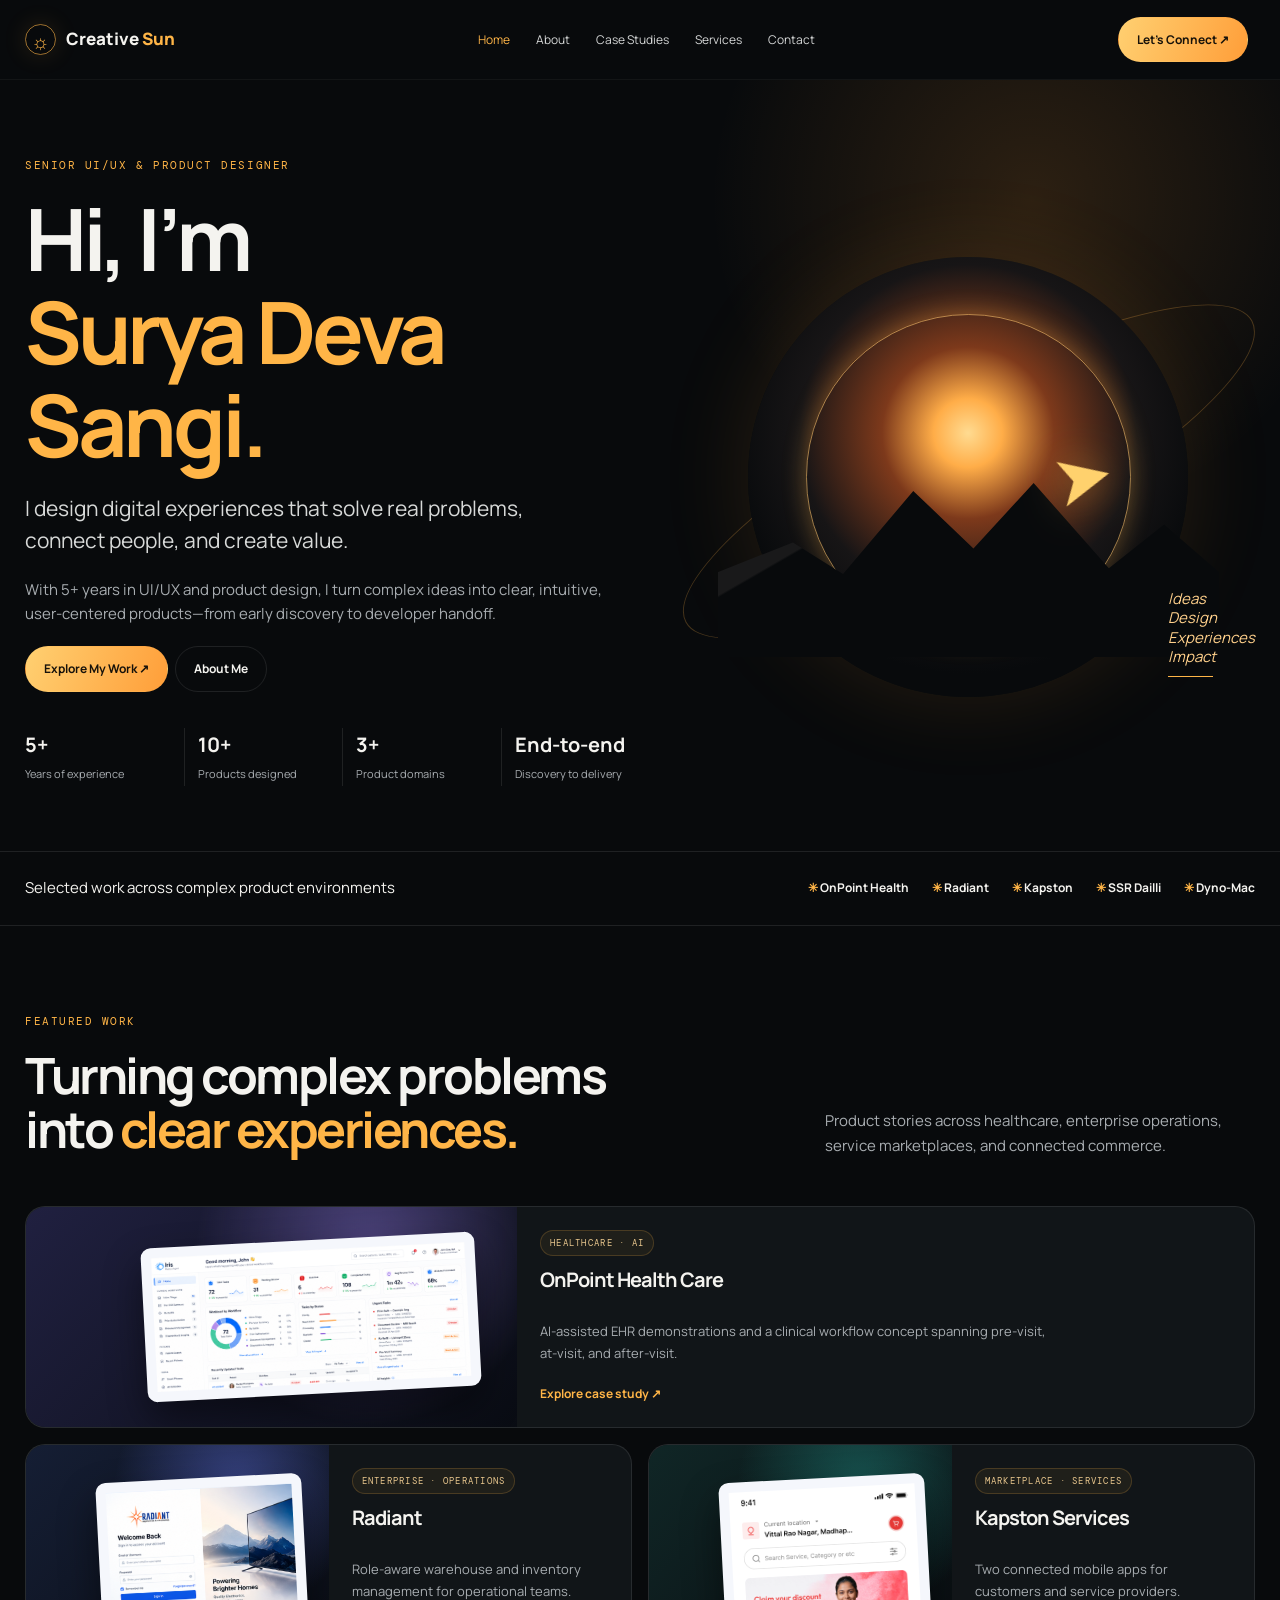
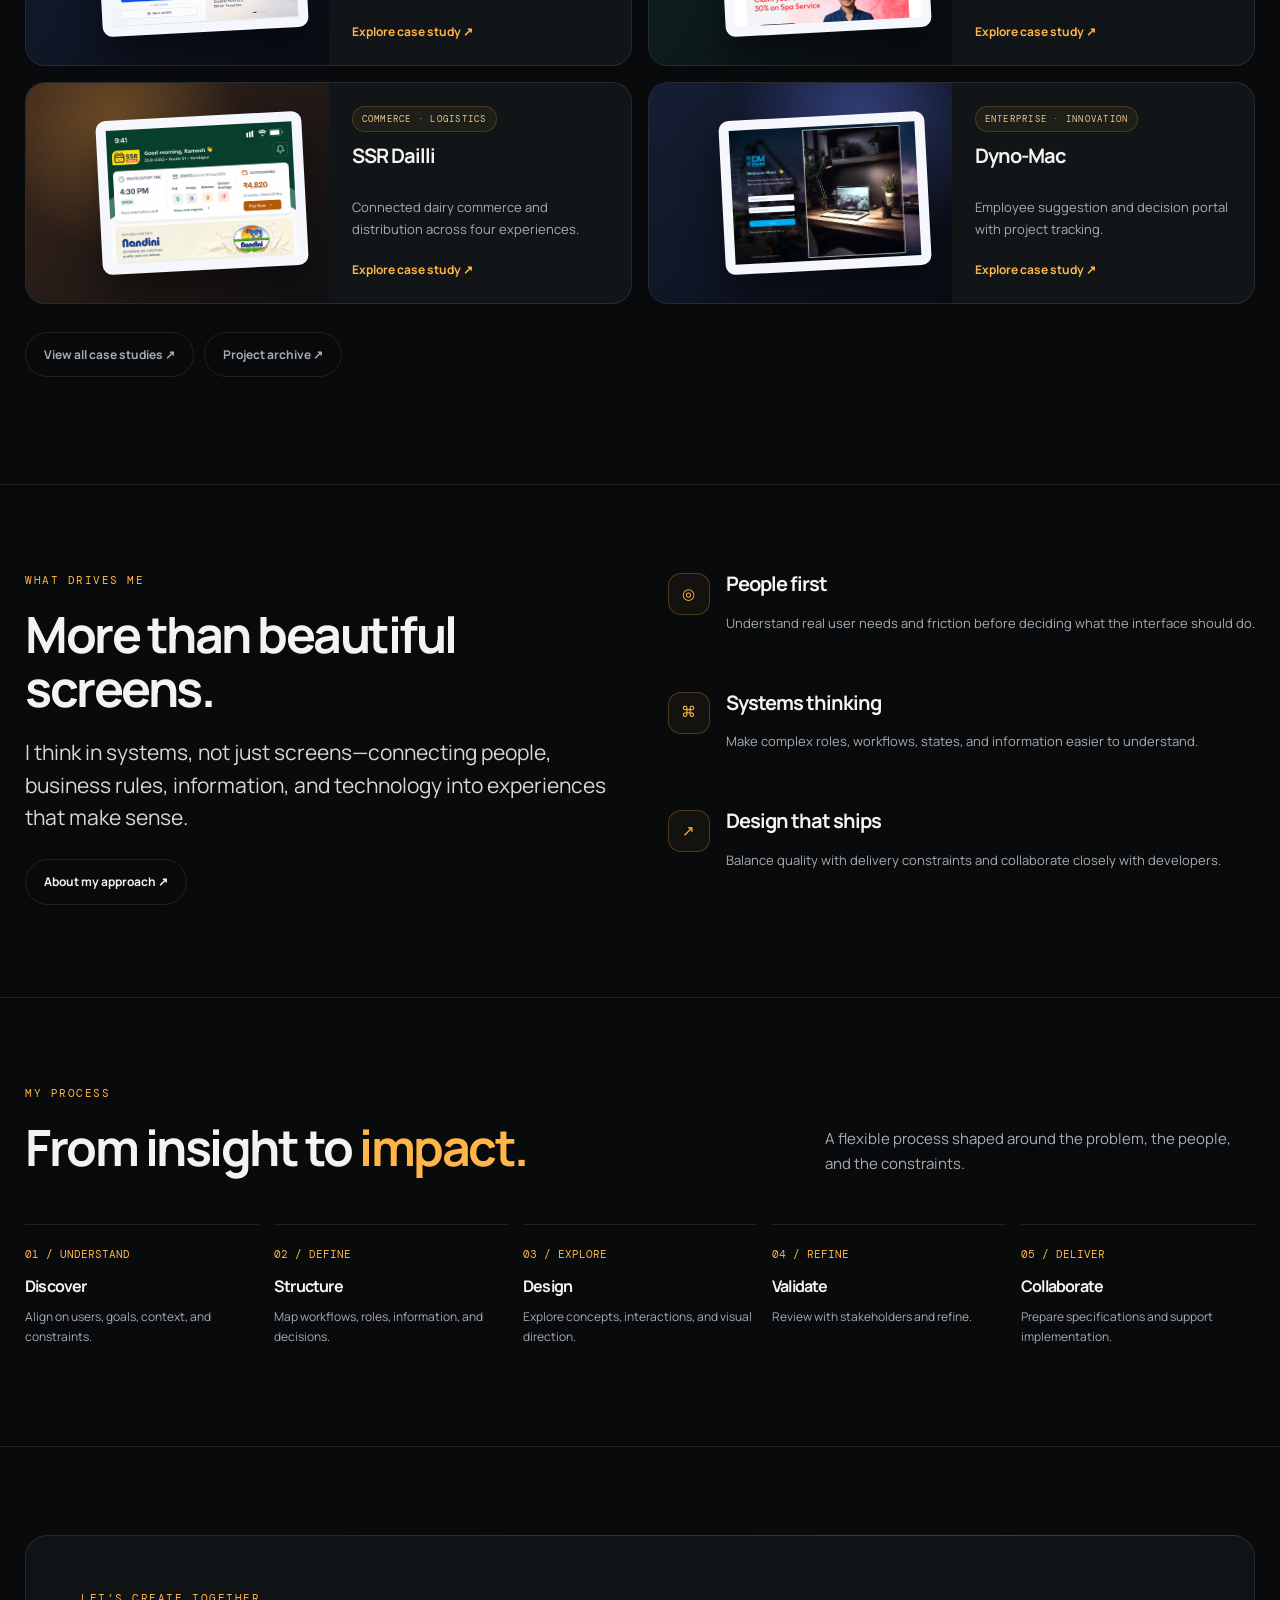
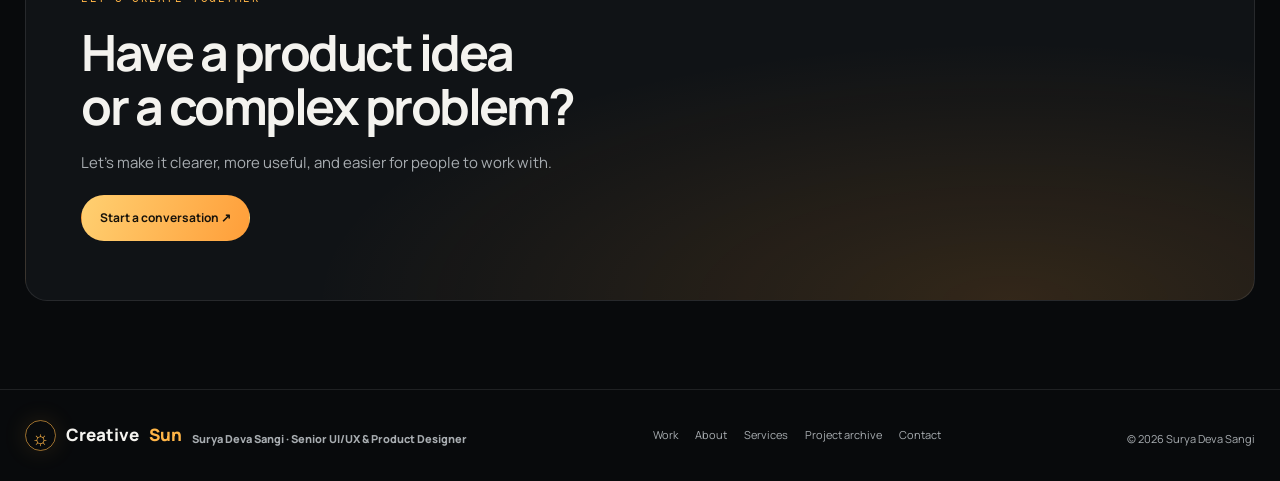
<file: index.html>
<!doctype html>
<html lang="en">

<head>
    <meta charset="utf-8">
    <meta name="viewport" content="width=device-width,initial-scale=1">
    <title>Home | Creative Sun</title>
    <meta name="description" content="Creative Sun — Surya Deva Sangi, Senior UI/UX & Product Designer.">
    <meta name="theme-color" content="#080a0c">
    <link rel="stylesheet" href="assets/style.css">
</head>

<body>
    <header class="wrap nav"><a class="brand" href="index.html"><span class="mark">☼</span><span>Creative <span
                    class="gold">Sun</span></span></a>
        <nav class="navlinks"><a class="active" href="index.html">Home</a><a class="" href="about.html">About</a><a
                class="" href="case-studies.html">Case Studies</a><a class="" href="services.html">Services</a><a
                class="" href="contact.html">Contact</a></nav><a class="btn primary" href="contact.html">Let’s Connect
            ↗</a><button class="menu-btn" aria-expanded="false">Menu ☰</button>
    </header>
    <main>
        <section class="hero">
            <div class="wrap hero-grid">
                <div>
                    <div class="eyebrow">Senior UI/UX &amp; Product Designer</div>
                    <h1>Hi, I’m<br><span class="gold">Surya Deva Sangi.</span></h1>
                    <p class="lead">I design digital experiences that solve real problems, connect people, and create
                        value.</p>
                    <p>With 5+ years in UI/UX and product design, I turn complex ideas into clear, intuitive,
                        user-centered products—from early discovery to developer handoff.</p><a class="btn primary"
                        href="case-studies.html">Explore My Work ↗</a><a class="btn" href="about.html">About Me</a>
                    <div class="stats">
                        <div class="stat"><strong>5+</strong><span>Years of experience</span></div>
                        <div class="stat"><strong>10+</strong><span>Products designed</span></div>
                        <div class="stat"><strong>3+</strong><span>Product domains</span></div>
                        <div class="stat"><strong>End-to-end</strong><span>Discovery to delivery</span></div>
                    </div>
                </div>
                <div class="hero-art">
                    <div class="orbit"></div>
                    <div class="sun"></div>
                    <div class="cursor">➤</div>
                    <div class="art-note">Ideas<br>Design<br>Experiences<br>Impact</div>
                </div>
            </div>
        </section>
        <section class="trust">
            <div class="wrap trust-row"><span class="muted">Selected work across complex product environments</span>
                <div class="trust-names"><span>OnPoint Health</span><span>Radiant</span><span>Kapston</span><span>SSR
                        Dailli</span><span>Dyno-Mac</span></div>
            </div>
        </section>
        <section class="section">
            <div class="wrap">
                <div class="section-head">
                    <div>
                        <div class="eyebrow">Featured work</div>
                        <h2>Turning complex problems<br>into <span class="gold">clear experiences.</span></h2>
                    </div>
                    <p>Product stories across healthcare, enterprise operations, service marketplaces, and connected
                        commerce.</p>
                </div>
                <div class="cards">
                    <article class="card featured" data-category="healthcare ai">
                        <div class="visual violet" aria-hidden="true">
                            <div class="window">
                                <img class="img-responsive"
                                    src="./assets/case-study-screens/onpoint/group-15.png" />
                            </div>
                        </div>
                        <div class="copy"><span class="tag">Healthcare · AI</span>
                            <h3>OnPoint Health Care</h3>
                            <p>AI-assisted EHR demonstrations and a clinical workflow concept spanning pre-visit,<br/>
                                at-visit, and after-visit.</p><a class="link" href="case-study-onpoint.html">Explore
                                case study ↗</a>
                        </div>
                    </article>
                    <article class="card half" data-category="enterprise operations">
                        <div class="visual " aria-hidden="true">
                            <div class="window">
                                <img class="img-responsive"
                                    src="./assets/case-study-screens/radiant/01-login-screen.png" />
                            </div>
                        </div>
                        <div class="copy"><span class="tag">Enterprise · Operations</span>
                            <h3>Radiant</h3>
                            <p>Role-aware warehouse and inventory management for operational teams.</p><a class="link"
                                href="case-study-radiant.html">Explore case study ↗</a>
                        </div>
                    </article>
                    <article class="card half" data-category="marketplace mobile">
                        <div class="visual teal" aria-hidden="true">
                            <div class="window">
                                <img class="img-responsive" src="./assets/case-study-screens/kapston/home.png" />
                            </div>
                        </div>
                        <div class="copy"><span class="tag">Marketplace · Services</span>
                            <h3>Kapston Services</h3>
                            <p>Two connected mobile apps for customers and service providers.</p><a class="link"
                                href="case-study-kapston.html">Explore case study ↗</a>
                        </div>
                    </article>
                    <article class="card half" data-category="commerce logistics">
                        <div class="visual cream" aria-hidden="true">
                            <div class="window">
                                <img class="img-responsive"
                                    src="./assets/case-study-screens/ssr-dailli/SSR.png" />
                            </div>
                        </div>
                        <div class="copy"><span class="tag">Commerce · Logistics</span>
                            <h3>SSR Dailli</h3>
                            <p>Connected dairy commerce and distribution across four experiences.</p><a class="link"
                                href="case-study-ssr-dailli.html">Explore case study ↗</a>
                        </div>
                    </article>
                    <article class="card half" data-category="enterprise workflow">
                        <div class="visual " aria-hidden="true">
                            <div class="window">
                                <img class="img-responsive"
                                    src="./assets/case-study-screens/dyno-mac/login.png" />
                            </div>
                        </div>
                        <div class="copy"><span class="tag">Enterprise · Innovation</span>
                            <h3>Dyno-Mac</h3>
                            <p>Employee suggestion and decision portal with project tracking.</p><a class="link"
                                href="case-study-dyno-mac.html">Explore case study ↗</a>
                        </div>
                    </article>
                </div>
                <p style="margin-top:24px"><a class="btn" href="case-studies.html">View all case studies ↗</a> <a
                        class="btn" href="projects.html">Project archive ↗</a></p>
            </div>
        </section>
        <section class="section">
            <div class="wrap split">
                <div>
                    <div class="eyebrow">What drives me</div>
                    <h2>More than beautiful screens.</h2>
                    <p class="lead">I think in systems, not just screens—connecting people, business rules, information,
                        and technology into experiences that make sense.</p><a class="btn" href="about.html">About my
                        approach ↗</a>
                </div>
                <div class="features">
                    <div class="feature">
                        <div class="icon">◎</div>
                        <div>
                            <h3>People first</h3>
                            <p>Understand real user needs and friction before deciding what the interface should do.</p>
                        </div>
                    </div>
                    <div class="feature">
                        <div class="icon">⌘</div>
                        <div>
                            <h3>Systems thinking</h3>
                            <p>Make complex roles, workflows, states, and information easier to understand.</p>
                        </div>
                    </div>
                    <div class="feature">
                        <div class="icon">↗</div>
                        <div>
                            <h3>Design that ships</h3>
                            <p>Balance quality with delivery constraints and collaborate closely with developers.</p>
                        </div>
                    </div>
                </div>
            </div>
        </section>
        <section class="section">
            <div class="wrap">
                <div class="section-head">
                    <div>
                        <div class="eyebrow">My process</div>
                        <h2>From insight to <span class="gold">impact.</span></h2>
                    </div>
                    <p>A flexible process shaped around the problem, the people, and the constraints.</p>
                </div>
                <div class="process">
                    <div class="step"><span>01 / UNDERSTAND</span>
                        <h3>Discover</h3>
                        <p>Align on users, goals, context, and constraints.</p>
                    </div>
                    <div class="step"><span>02 / DEFINE</span>
                        <h3>Structure</h3>
                        <p>Map workflows, roles, information, and decisions.</p>
                    </div>
                    <div class="step"><span>03 / EXPLORE</span>
                        <h3>Design</h3>
                        <p>Explore concepts, interactions, and visual direction.</p>
                    </div>
                    <div class="step"><span>04 / REFINE</span>
                        <h3>Validate</h3>
                        <p>Review with stakeholders and refine.</p>
                    </div>
                    <div class="step"><span>05 / DELIVER</span>
                        <h3>Collaborate</h3>
                        <p>Prepare specifications and support implementation.</p>
                    </div>
                </div>
            </div>
        </section>
        <section class="section">
            <div class="wrap">
                <div class="cta">
                    <div class="eyebrow">Let’s create together</div>
                    <h2>Have a product idea<br>or a complex problem?</h2>
                    <p>Let’s make it clearer, more useful, and easier for people to work with.</p><a class="btn primary"
                        href="contact.html">Start a conversation ↗</a>
                </div>
            </div>
        </section>
    </main>
    <footer class="footer">
        <div class="wrap footer-row">
            <div class="brand"><span class="mark">☼</span>Creative <span class="gold">Sun</span>
                <p>Surya Deva Sangi · Senior UI/UX &amp; Product Designer</p>
            </div>
            <div class="footer-links"><a href="case-studies.html">Work</a><a href="about.html">About</a><a
                    href="services.html">Services</a><a href="projects.html">Project archive</a><a
                    href="contact.html">Contact</a></div><small>© <span data-year></span> Surya Deva Sangi</small>
        </div>
    </footer>
    <script src="assets/site.js"></script>
</body>

</html>
</file>
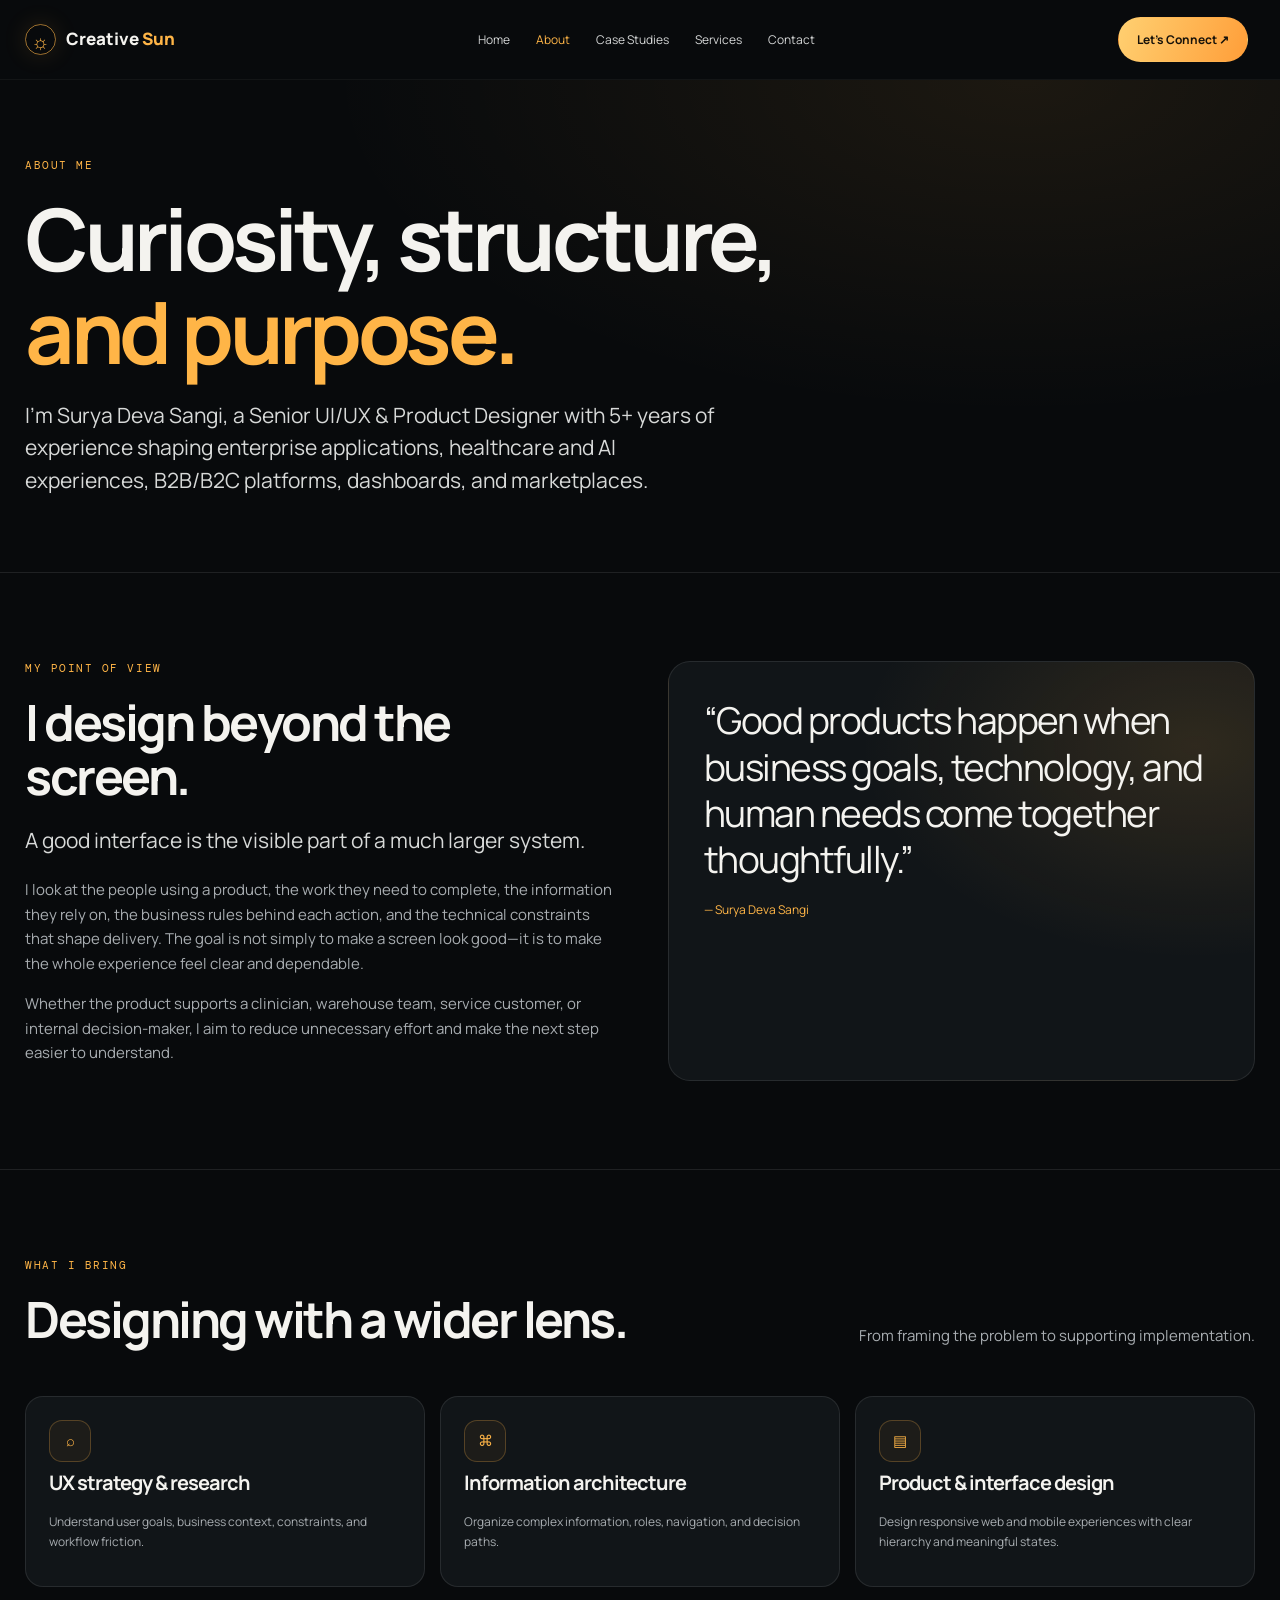
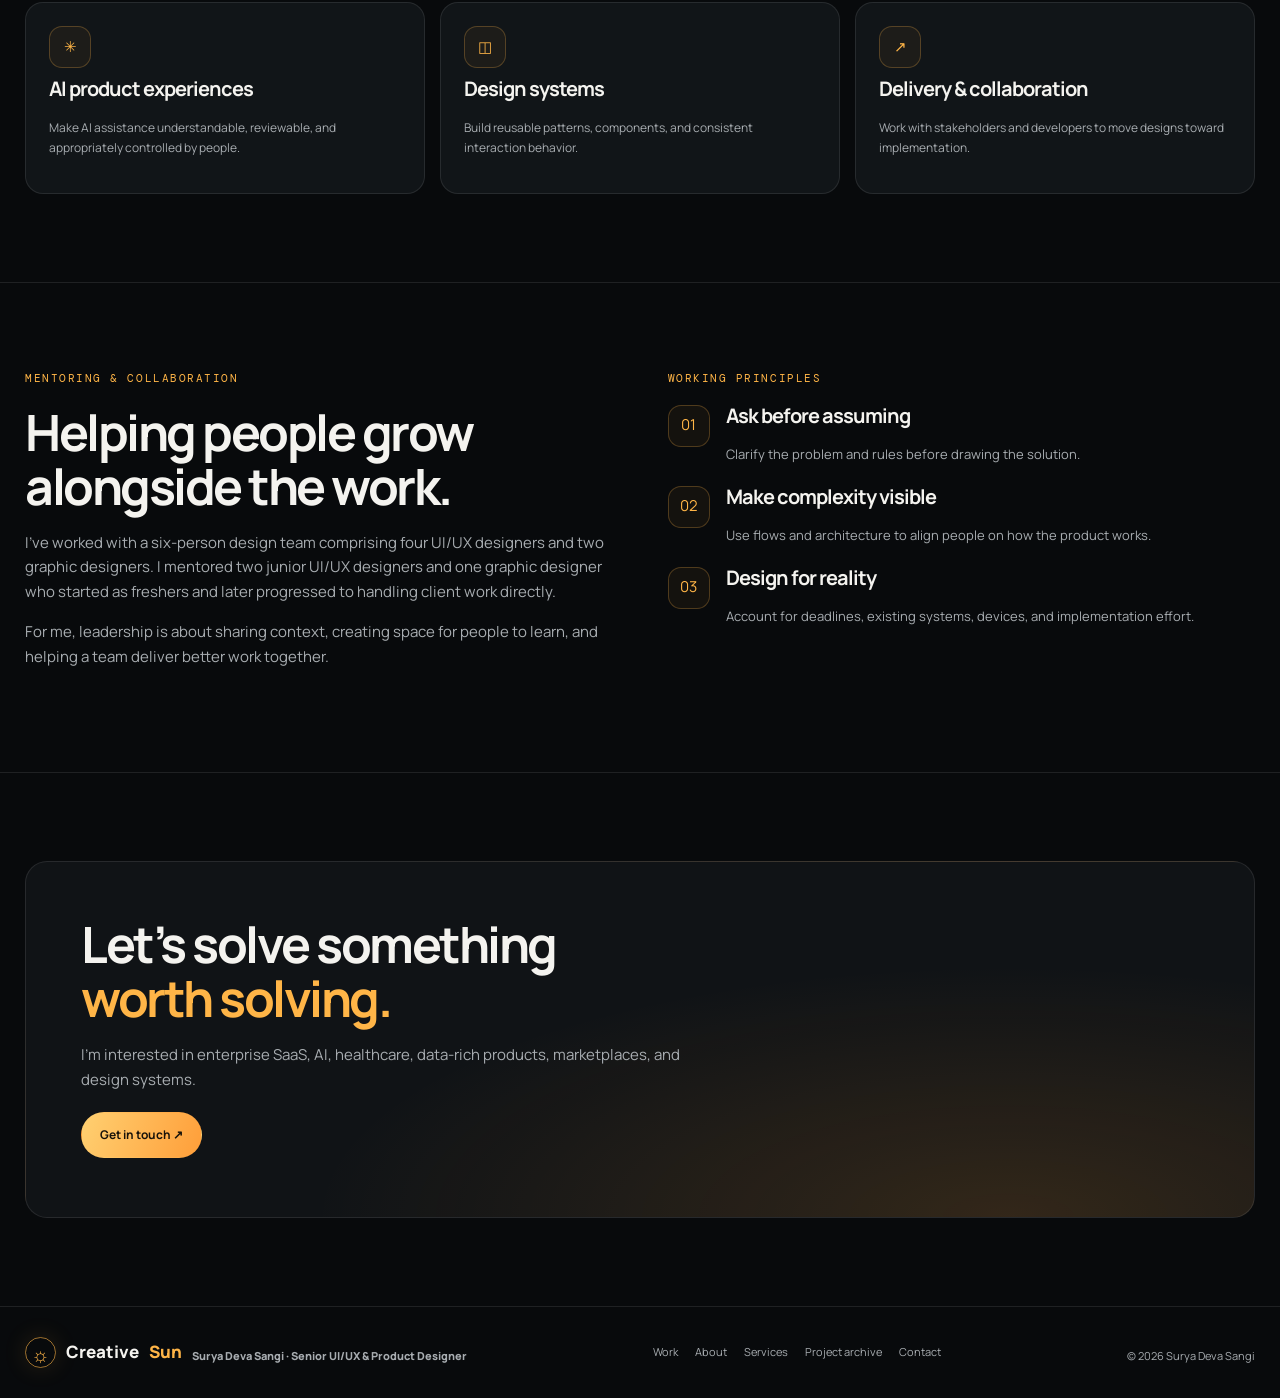
<file: about.html>
<!doctype html><html lang="en"><head><meta charset="utf-8"><meta name="viewport" content="width=device-width,initial-scale=1"><title>About | Creative Sun</title><meta name="description" content="Creative Sun — Surya Deva Sangi, Senior UI/UX & Product Designer."><meta name="theme-color" content="#080a0c"><link rel="stylesheet" href="assets/style.css"></head><body><header class="wrap nav"><a class="brand" href="index.html"><span class="mark">☼</span><span>Creative <span class="gold">Sun</span></span></a><nav class="navlinks"><a class="" href="index.html">Home</a><a class="active" href="about.html">About</a><a class="" href="case-studies.html">Case Studies</a><a class="" href="services.html">Services</a><a class="" href="contact.html">Contact</a></nav><a class="btn primary" href="contact.html">Let’s Connect ↗</a><button class="menu-btn" aria-expanded="false">Menu ☰</button></header><main><section class="page-hero"><div class="wrap"><div class="eyebrow">About me</div><h1>Curiosity, structure,<br><span class="gold">and purpose.</span></h1><p class="lead">I’m Surya Deva Sangi, a Senior UI/UX &amp; Product Designer with 5+ years of experience shaping enterprise applications, healthcare and AI experiences, B2B/B2C platforms, dashboards, and marketplaces.</p></div></section><section class="section"><div class="wrap split"><div><div class="eyebrow">My point of view</div><h2>I design beyond the screen.</h2><p class="lead">A good interface is the visible part of a much larger system.</p><p>I look at the people using a product, the work they need to complete, the information they rely on, the business rules behind each action, and the technical constraints that shape delivery. The goal is not simply to make a screen look good—it is to make the whole experience feel clear and dependable.</p><p>Whether the product supports a clinician, warehouse team, service customer, or internal decision-maker, I aim to reduce unnecessary effort and make the next step easier to understand.</p></div><div class="quote"><blockquote>“Good products happen when business goals, technology, and human needs come together thoughtfully.”</blockquote><cite>— Surya Deva Sangi</cite></div></div></section><section class="section"><div class="wrap"><div class="section-head"><div><div class="eyebrow">What I bring</div><h2>Designing with a wider lens.</h2></div><p>From framing the problem to supporting implementation.</p></div><div class="service-grid"><article class="service"><div class="icon">⌕</div><h3>UX strategy & research</h3><p>Understand user goals, business context, constraints, and workflow friction.</p></article><article class="service"><div class="icon">⌘</div><h3>Information architecture</h3><p>Organize complex information, roles, navigation, and decision paths.</p></article><article class="service"><div class="icon">▤</div><h3>Product & interface design</h3><p>Design responsive web and mobile experiences with clear hierarchy and meaningful states.</p></article><article class="service"><div class="icon">✳</div><h3>AI product experiences</h3><p>Make AI assistance understandable, reviewable, and appropriately controlled by people.</p></article><article class="service"><div class="icon">◫</div><h3>Design systems</h3><p>Build reusable patterns, components, and consistent interaction behavior.</p></article><article class="service"><div class="icon">↗</div><h3>Delivery & collaboration</h3><p>Work with stakeholders and developers to move designs toward implementation.</p></article></div></div></section><section class="section"><div class="wrap split"><div><div class="eyebrow">Mentoring & collaboration</div><h2>Helping people grow alongside the work.</h2><p>I’ve worked with a six-person design team comprising four UI/UX designers and two graphic designers. I mentored two junior UI/UX designers and one graphic designer who started as freshers and later progressed to handling client work directly.</p><p>For me, leadership is about sharing context, creating space for people to learn, and helping a team deliver better work together.</p></div><div><div class="eyebrow">Working principles</div><div class="features"><div class="feature"><div class="icon">01</div><div><h3>Ask before assuming</h3><p>Clarify the problem and rules before drawing the solution.</p></div></div><div class="feature"><div class="icon">02</div><div><h3>Make complexity visible</h3><p>Use flows and architecture to align people on how the product works.</p></div></div><div class="feature"><div class="icon">03</div><div><h3>Design for reality</h3><p>Account for deadlines, existing systems, devices, and implementation effort.</p></div></div></div></div></div></section><section class="section"><div class="wrap"><div class="cta"><h2>Let’s solve something<br><span class="gold">worth solving.</span></h2><p>I’m interested in enterprise SaaS, AI, healthcare, data-rich products, marketplaces, and design systems.</p><a class="btn primary" href="contact.html">Get in touch ↗</a></div></div></section></main><footer class="footer"><div class="wrap footer-row"><div class="brand"><span class="mark">☼</span>Creative <span class="gold">Sun</span><p>Surya Deva Sangi · Senior UI/UX &amp; Product Designer</p></div><div class="footer-links"><a href="case-studies.html">Work</a><a href="about.html">About</a><a href="services.html">Services</a><a href="projects.html">Project archive</a><a href="contact.html">Contact</a></div><small>© <span data-year></span> Surya Deva Sangi</small></div></footer><script src="assets/site.js"></script></body></html>
</file>
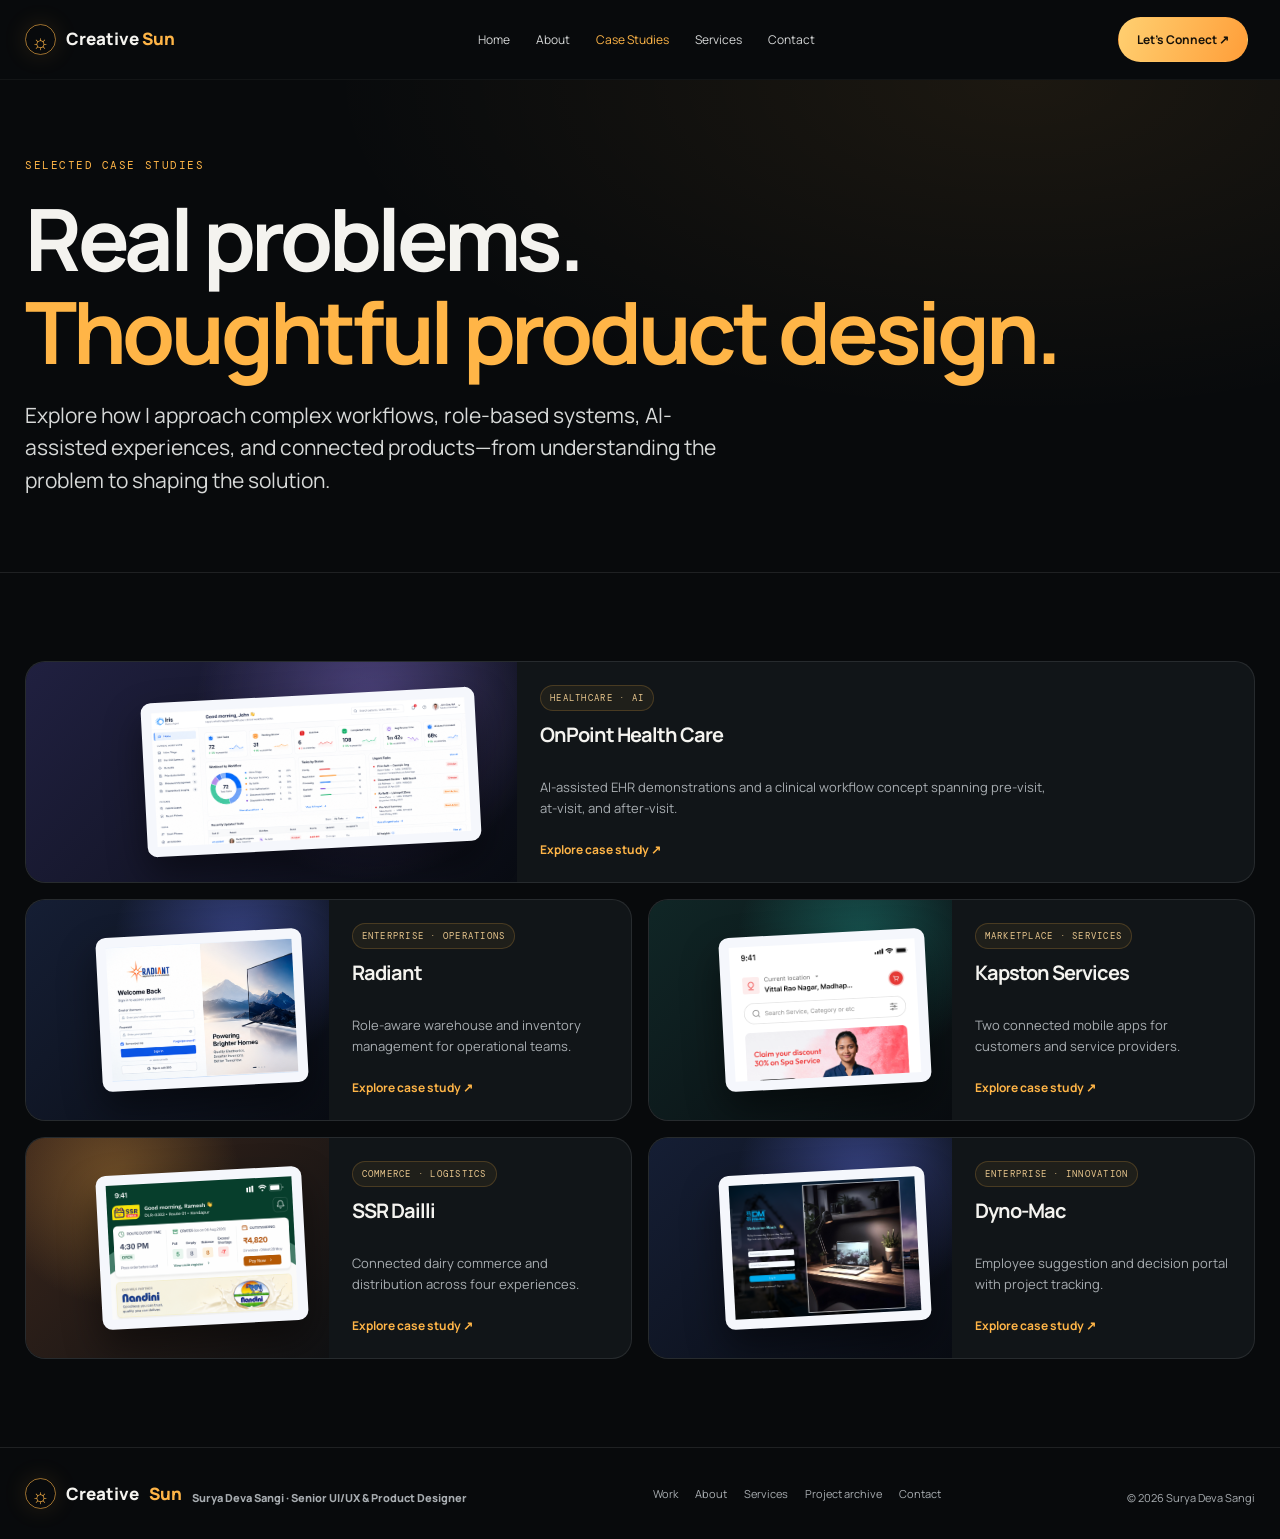
<file: case-studies.html>
<!doctype html>
<html lang="en">

<head>
    <meta charset="utf-8">
    <meta name="viewport" content="width=device-width,initial-scale=1">
    <title>Case Studies | Creative Sun</title>
    <meta name="description" content="Creative Sun — Surya Deva Sangi, Senior UI/UX & Product Designer.">
    <meta name="theme-color" content="#080a0c">
    <link rel="stylesheet" href="assets/style.css">
</head>

<body>
    <header class="wrap nav"><a class="brand" href="index.html"><span class="mark">☼</span><span>Creative <span
                    class="gold">Sun</span></span></a>
        <nav class="navlinks"><a class="" href="index.html">Home</a><a class="" href="about.html">About</a><a
                class="active" href="case-studies.html">Case Studies</a><a class="" href="services.html">Services</a><a
                class="" href="contact.html">Contact</a></nav><a class="btn primary" href="contact.html">Let’s Connect
            ↗</a><button class="menu-btn" aria-expanded="false">Menu ☰</button>
    </header>
    <main>
        <section class="page-hero">
            <div class="wrap">
                <div class="eyebrow">Selected case studies</div>
                <h1>Real problems.<br><span class="gold">Thoughtful product design.</span></h1>
                <p class="lead">Explore how I approach complex workflows, role-based systems, AI-assisted experiences,
                    and connected products—from understanding the problem to shaping the solution.</p>
            </div>
        </section>
        <section class="section">
            <div class="wrap">
                <div class="cards">
                    <article class="card featured" data-category="healthcare ai">
                        <div class="visual violet" aria-hidden="true">
                            <div class="window">
                                <img class="img-responsive" src="./assets/case-study-screens/onpoint/group-15.png">
                            </div>
                        </div>
                        <div class="copy"><span class="tag">Healthcare · AI</span>
                            <h3>OnPoint Health Care</h3>
                            <p>AI-assisted EHR demonstrations and a clinical workflow concept spanning pre-visit,<br>
                                at-visit, and after-visit.</p><a class="link" href="case-study-onpoint.html">Explore
                                case study ↗</a>
                        </div>
                    </article>
                    <article class="card half" data-category="enterprise operations">
                        <div class="visual " aria-hidden="true">
                            <div class="window">
                                <img class="img-responsive" src="./assets/case-study-screens/radiant/01-login-screen.png">
                            </div>
                        </div>
                        <div class="copy"><span class="tag">Enterprise · Operations</span>
                            <h3>Radiant</h3>
                            <p>Role-aware warehouse and inventory management for operational teams.</p><a class="link" href="case-study-radiant.html">Explore case study ↗</a>
                        </div>
                    </article>
                    <article class="card half" data-category="marketplace mobile">
                        <div class="visual teal" aria-hidden="true">
                            <div class="window">
                                <img class="img-responsive" src="./assets/case-study-screens/kapston/home.png">
                            </div>
                        </div>
                        <div class="copy"><span class="tag">Marketplace · Services</span>
                            <h3>Kapston Services</h3>
                            <p>Two connected mobile apps for customers and service providers.</p><a class="link" href="case-study-kapston.html">Explore case study ↗</a>
                        </div>
                    </article>
                    <article class="card half" data-category="commerce logistics">
                        <div class="visual cream" aria-hidden="true">
                            <div class="window">
                                <img class="img-responsive" src="./assets/case-study-screens/ssr-dailli/SSR.png">
                            </div>
                        </div>
                        <div class="copy"><span class="tag">Commerce · Logistics</span>
                            <h3>SSR Dailli</h3>
                            <p>Connected dairy commerce and distribution across four experiences.</p><a class="link" href="case-study-ssr-dailli.html">Explore case study ↗</a>
                        </div>
                    </article>
                    <article class="card half" data-category="enterprise workflow">
                        <div class="visual " aria-hidden="true">
                            <div class="window">
                                <img class="img-responsive" src="./assets/case-study-screens/dyno-mac/login.png">
                            </div>
                        </div>
                        <div class="copy"><span class="tag">Enterprise · Innovation</span>
                            <h3>Dyno-Mac</h3>
                            <p>Employee suggestion and decision portal with project tracking.</p><a class="link" href="case-study-dyno-mac.html">Explore case study ↗</a>
                        </div>
                    </article>
                </div>
            </div>
        </section>
    </main>
    <footer class="footer">
        <div class="wrap footer-row">
            <div class="brand"><span class="mark">☼</span>Creative <span class="gold">Sun</span>
                <p>Surya Deva Sangi · Senior UI/UX &amp; Product Designer</p>
            </div>
            <div class="footer-links"><a href="case-studies.html">Work</a><a href="about.html">About</a><a
                    href="services.html">Services</a><a href="projects.html">Project archive</a><a
                    href="contact.html">Contact</a></div><small>© <span data-year></span> Surya Deva Sangi</small>
        </div>
    </footer>
    <script src="assets/site.js"></script>
</body>

</html>
</file>
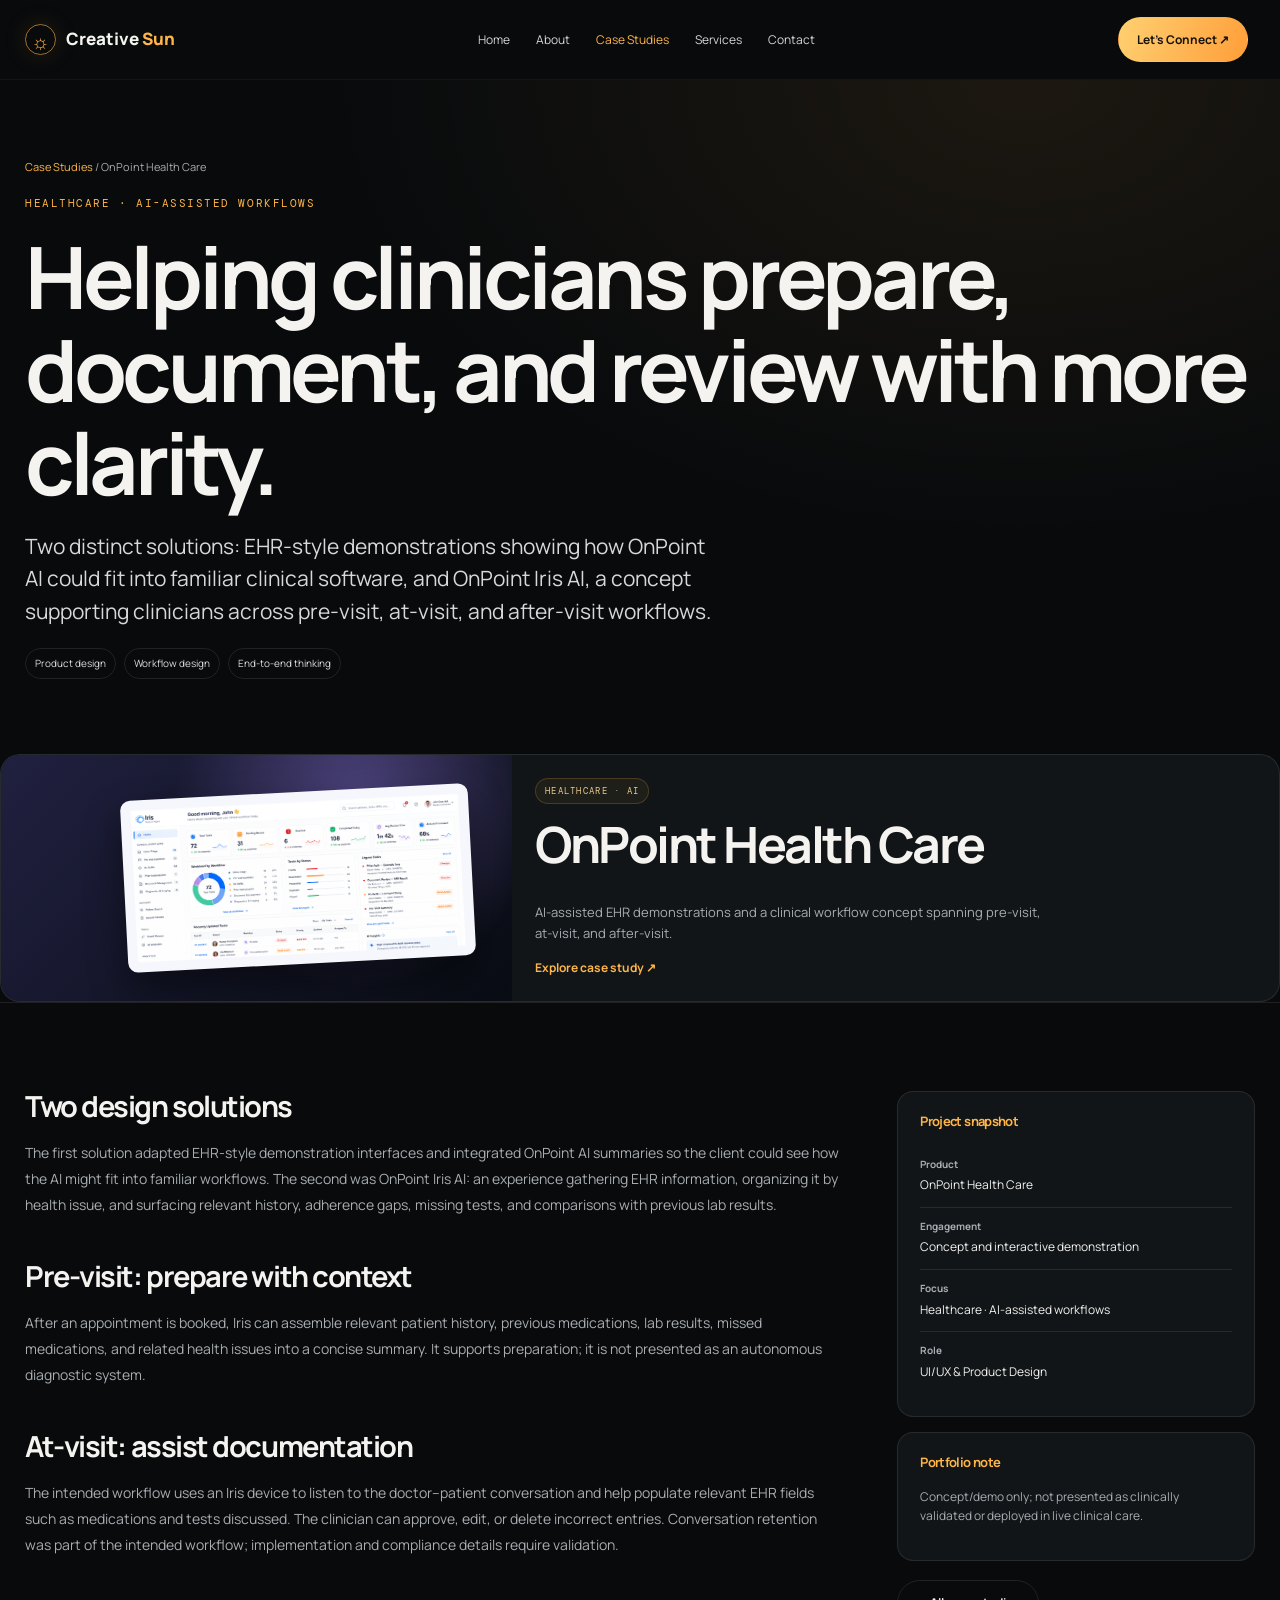
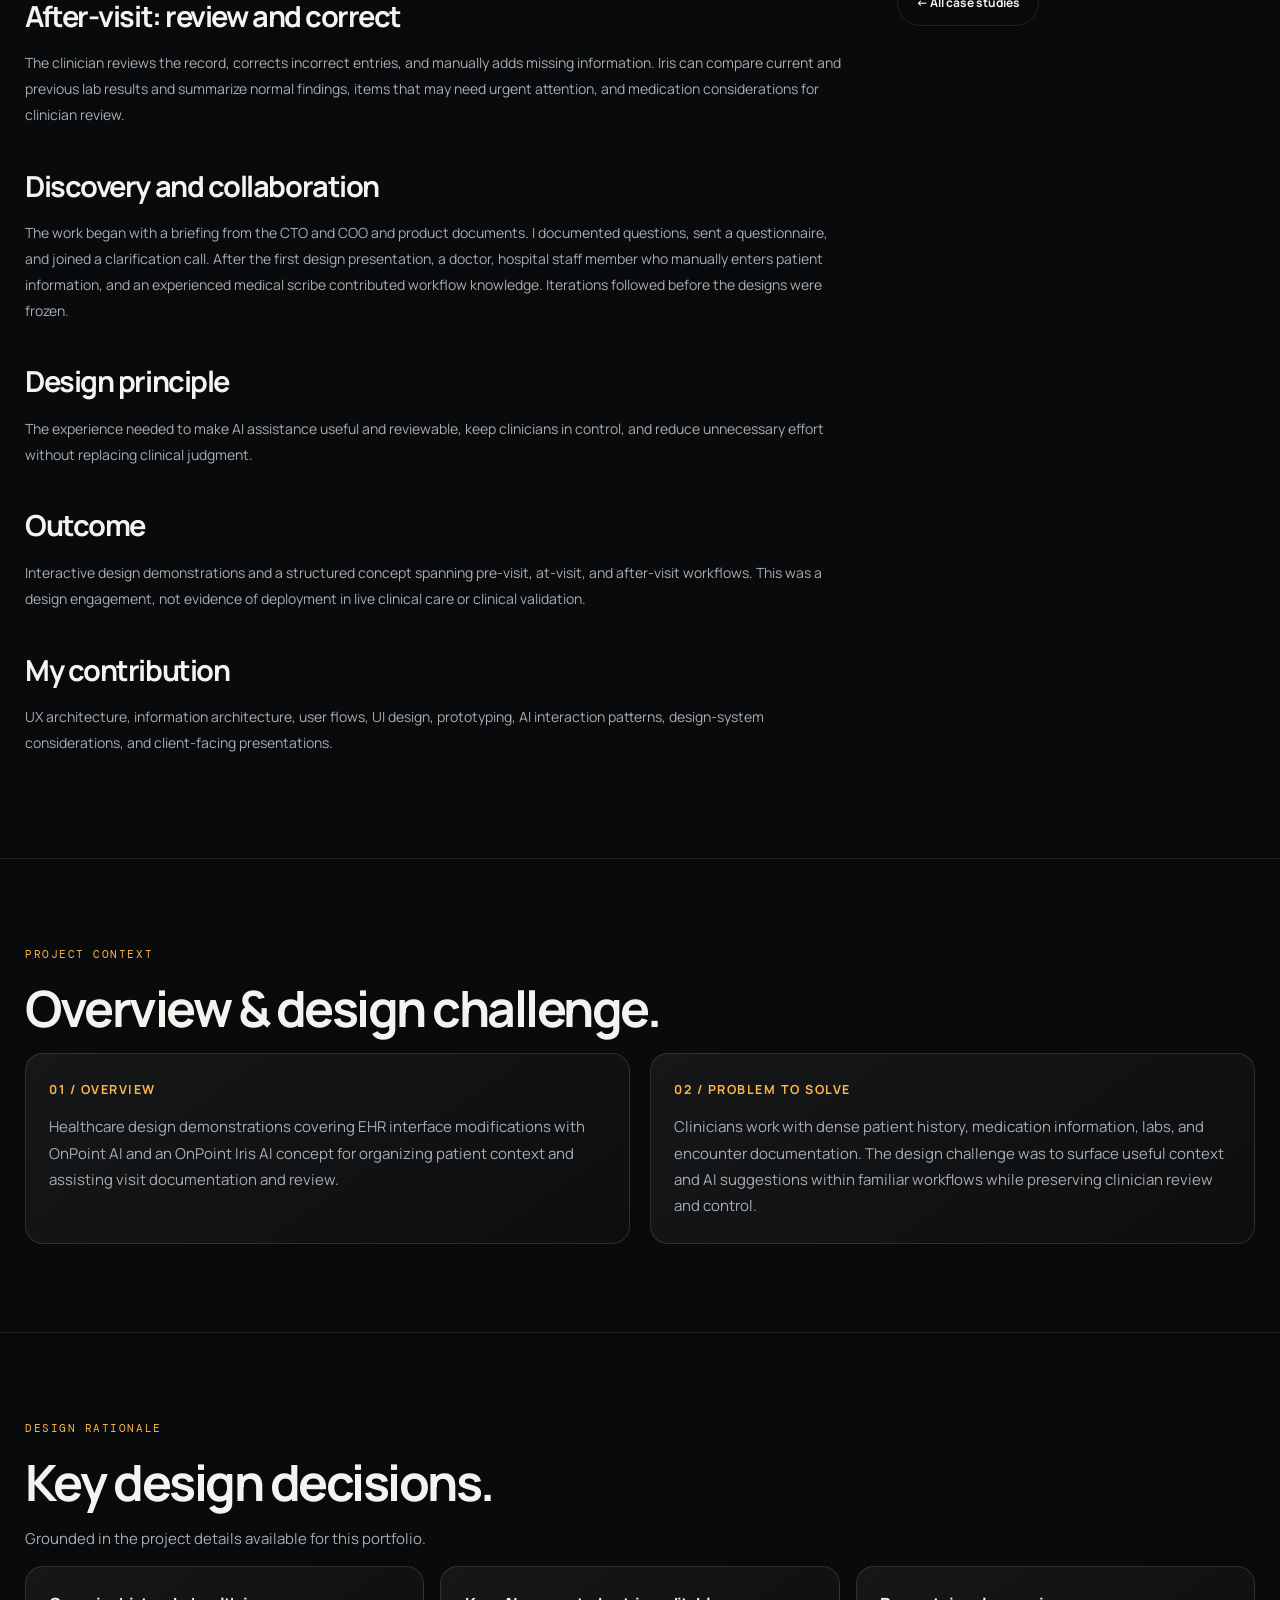
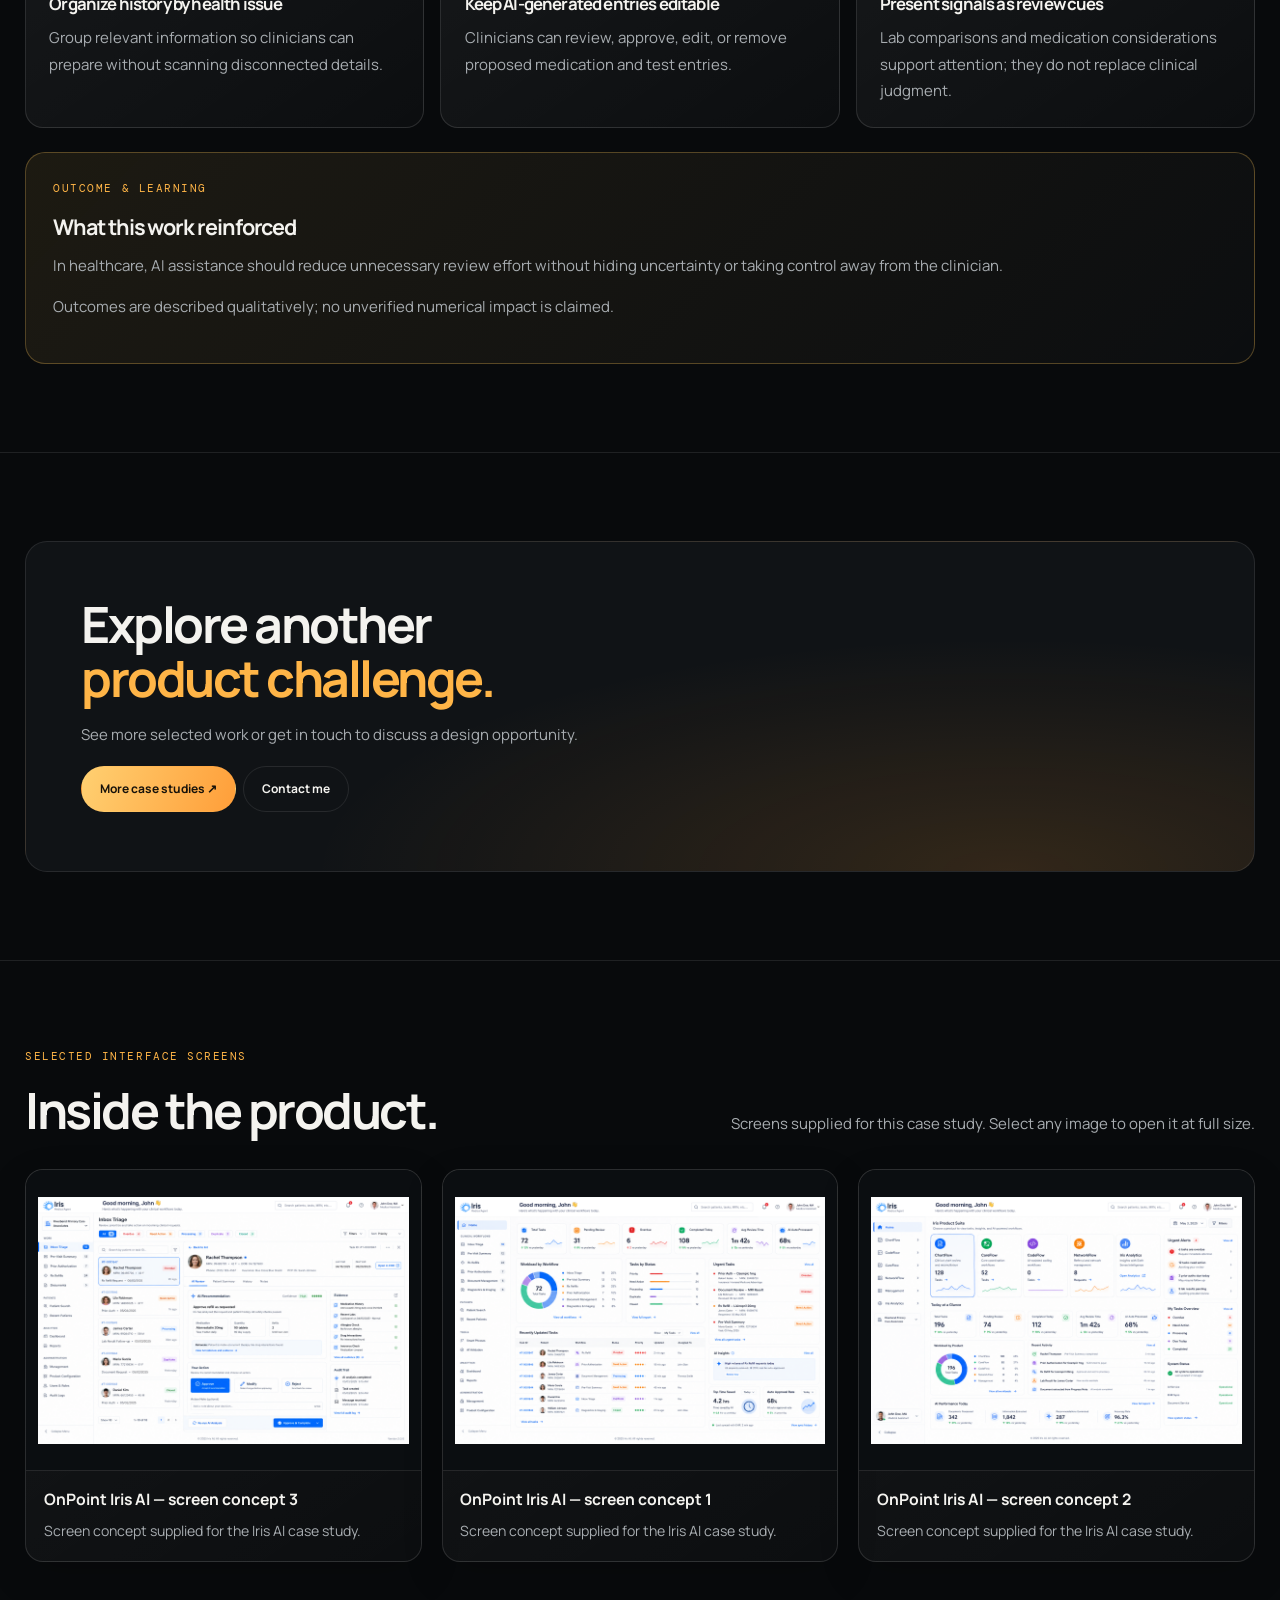
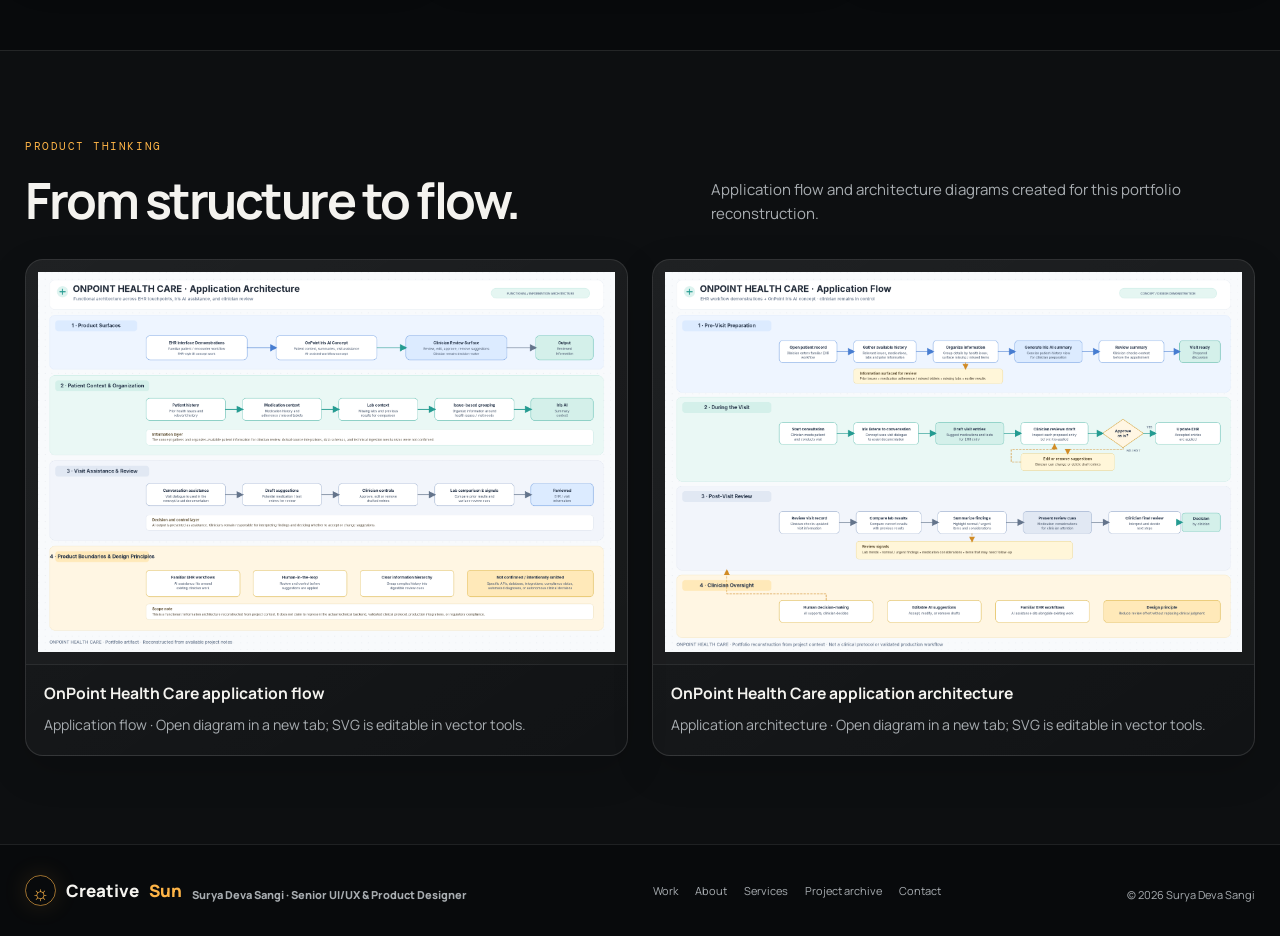
<file: case-study-onpoint.html>
<!doctype html>
<html lang="en">

<head>
    <meta charset="utf-8">
    <meta name="viewport" content="width=device-width,initial-scale=1">
    <title>OnPoint Health Care | Creative Sun</title>
    <meta name="description"
        content="OnPoint Health Care case study by Surya Deva Sangi, Senior UI/UX & Product Designer.">
    <meta name="theme-color" content="#080a0c">
    <link rel="stylesheet" href="assets/style.css">
</head>

<body>
    <header class="wrap nav"><a class="brand" href="index.html"><span class="mark">☼</span><span>Creative <span
                    class="gold">Sun</span></span></a>
        <nav class="navlinks"><a class="" href="index.html">Home</a><a class="" href="about.html">About</a><a
                class="active" href="case-studies.html">Case Studies</a><a class="" href="services.html">Services</a><a
                class="" href="contact.html">Contact</a></nav><a class="btn primary" href="contact.html">Let’s Connect
            ↗</a><button class="menu-btn" aria-expanded="false">Menu ☰</button>
    </header>
    <main>
        <section class="page-hero">
            <div class="wrap">
                <div class="crumb"><a href="case-studies.html">Case Studies</a> / OnPoint Health Care</div>
                <div class="eyebrow">Healthcare · AI-assisted workflows</div>
                <h1>Helping clinicians prepare, document, and review with more clarity.</h1>
                <p class="lead">Two distinct solutions: EHR-style demonstrations showing how OnPoint AI could fit into
                    familiar clinical software, and OnPoint Iris AI, a concept supporting clinicians across pre-visit,
                    at-visit, and after-visit workflows.</p>
                <div class="pill-row"><span class="pill">Product design</span><span class="pill">Workflow
                        design</span><span class="pill">End-to-end thinking</span></div>
            </div>
        </section>
        <article class="card featured" data-category="healthcare ai">
            <div class="visual violet" aria-hidden="true">
                <div class="window">
                    <img class="img-responsive"
                        src="./assets/case-study-screens/onpoint/group-15.png" />
                </div>
            </div>
            <div class="copy"><span class="tag">Healthcare · AI</span>
                <h2>OnPoint Health Care</h2>
                <p>AI-assisted EHR demonstrations and a clinical workflow concept spanning pre-visit, <br/> at-visit, and
                    after-visit.</p><a class="link" href="case-study-onpoint.html">Explore case study ↗</a>
            </div>
        </article>
        <section class="section">
            <div class="wrap content-grid">
                <article class="prose">
                    <h2>Two design solutions</h2>
                    <p>The first solution adapted EHR-style demonstration interfaces and integrated OnPoint AI summaries
                        so the client could see how the AI might fit into familiar workflows. The second was OnPoint
                        Iris AI: an experience gathering EHR information, organizing it by health issue, and surfacing
                        relevant history, adherence gaps, missing tests, and comparisons with previous lab results.</p>
                    <h2>Pre-visit: prepare with context</h2>
                    <p>After an appointment is booked, Iris can assemble relevant patient history, previous medications,
                        lab results, missed medications, and related health issues into a concise summary. It supports
                        preparation; it is not presented as an autonomous diagnostic system.</p>
                    <h2>At-visit: assist documentation</h2>
                    <p>The intended workflow uses an Iris device to listen to the doctor–patient conversation and help
                        populate relevant EHR fields such as medications and tests discussed. The clinician can approve,
                        edit, or delete incorrect entries. Conversation retention was part of the intended workflow;
                        implementation and compliance details require validation.</p>
                    <h2>After-visit: review and correct</h2>
                    <p>The clinician reviews the record, corrects incorrect entries, and manually adds missing
                        information. Iris can compare current and previous lab results and summarize normal findings,
                        items that may need urgent attention, and medication considerations for clinician review.</p>
                    <h2>Discovery and collaboration</h2>
                    <p>The work began with a briefing from the CTO and COO and product documents. I documented
                        questions, sent a questionnaire, and joined a clarification call. After the first design
                        presentation, a doctor, hospital staff member who manually enters patient information, and an
                        experienced medical scribe contributed workflow knowledge. Iterations followed before the
                        designs were frozen.</p>
                    <h2>Design principle</h2>
                    <p>The experience needed to make AI assistance useful and reviewable, keep clinicians in control,
                        and reduce unnecessary effort without replacing clinical judgment.</p>
                    <h2>Outcome</h2>
                    <p>Interactive design demonstrations and a structured concept spanning pre-visit, at-visit, and
                        after-visit workflows. This was a design engagement, not evidence of deployment in live clinical
                        care or clinical validation.</p>
                    <h2>My contribution</h2>
                    <p>UX architecture, information architecture, user flows, UI design, prototyping, AI interaction
                        patterns, design-system considerations, and client-facing presentations.</p>
                </article>
                <aside>
                    <div class="sidebar">
                        <h3>Project snapshot</h3>
                        <div class="meta">
                            <div><strong>Product</strong><span>OnPoint Health Care</span></div>
                            <div><strong>Engagement</strong><span>Concept and interactive demonstration</span></div>
                            <div><strong>Focus</strong><span>Healthcare · AI-assisted workflows</span></div>
                            <div><strong>Role</strong><span>UI/UX &amp; Product Design</span></div>
                        </div>
                    </div>
                    <div class="sidebar">
                        <h3>Portfolio note</h3>
                        <p>Concept/demo only; not presented as clinically validated or deployed in live clinical care.
                        </p>
                    </div><a class="btn" href="case-studies.html">← All case studies</a>
                </aside>
            </div>
        </section>
        <section class="section portfolio-story-section" id="project-context">
            <div class="wrap">
                <div class="section-heading">
                    <div>
                        <div class="eyebrow">Project context</div>
                        <h2>Overview &amp; design challenge.</h2>
                    </div>
                </div>
                <div class="portfolio-context-grid">
                    <article class="portfolio-context-card"><span class="tiny-label">01 / Overview</span>
                        <p>Healthcare design demonstrations covering EHR interface modifications with OnPoint AI and an
                            OnPoint Iris AI concept for organizing patient context and assisting visit documentation and
                            review.</p>
                    </article>
                    <article class="portfolio-context-card"><span class="tiny-label">02 / Problem to solve</span>
                        <p>Clinicians work with dense patient history, medication information, labs, and encounter
                            documentation. The design challenge was to surface useful context and AI suggestions within
                            familiar workflows while preserving clinician review and control.</p>
                    </article>
                </div>
            </div>
        </section>
        <section class="section portfolio-story-section" id="design-decisions">
            <div class="wrap">
                <div class="section-heading">
                    <div>
                        <div class="eyebrow">Design rationale</div>
                        <h2>Key design decisions.</h2>
                    </div>
                    <p class="muted">Grounded in the project details available for this portfolio.</p>
                </div>
                <div class="decision-grid">
                    <div class="decision-card">
                        <h3>Organize history by health issue</h3>
                        <p>Group relevant information so clinicians can prepare without scanning disconnected details.
                        </p>
                    </div>
                    <div class="decision-card">
                        <h3>Keep AI-generated entries editable</h3>
                        <p>Clinicians can review, approve, edit, or remove proposed medication and test entries.</p>
                    </div>
                    <div class="decision-card">
                        <h3>Present signals as review cues</h3>
                        <p>Lab comparisons and medication considerations support attention; they do not replace clinical
                            judgment.</p>
                    </div>
                </div>
                <div class="learning-panel">
                    <div class="eyebrow">Outcome &amp; learning</div>
                    <h3>What this work reinforced</h3>
                    <p>In healthcare, AI assistance should reduce unnecessary review effort without hiding uncertainty
                        or taking control away from the clinician.</p>
                    <p class="muted">Outcomes are described qualitatively; no unverified numerical impact is claimed.
                    </p>
                </div>
            </div>
        </section>
        <section class="section">
            <div class="wrap">
                <div class="cta">
                    <h2>Explore another<br><span class="gold">product challenge.</span></h2>
                    <p>See more selected work or get in touch to discuss a design opportunity.</p><a class="btn primary"
                        href="case-studies.html">More case studies ↗</a><a class="btn" href="contact.html">Contact
                        me</a>
                </div>
            </div>
        </section>
    </main>
    <section class="section portfolio-visual-section" id="screens">
        <div class="wrap">
            <div class="section-heading">
                <div>
                    <div class="eyebrow">Selected interface screens</div>
                    <h2>Inside the product.</h2>
                </div>
                <p class="muted">Screens supplied for this case study. Select any image to open it at full size.</p>
            </div>
            <div class="portfolio-screen-grid">
                <figure class="portfolio-screen-card"><a class="portfolio-screen-link"
                        href="assets/case-study-screens/onpoint/group-17.png" target="_blank" rel="noopener"
                        aria-label="Open OnPoint Iris AI — screen concept 3 image"><img loading="lazy"
                            src="assets/case-study-screens/onpoint/group-17.png"
                            alt="OnPoint Iris AI — screen concept 3"></a>
                    <figcaption><strong>OnPoint Iris AI — screen concept 3</strong><span>Screen concept supplied for the
                            Iris AI case study.</span></figcaption>
                </figure>
                <figure class="portfolio-screen-card"><a class="portfolio-screen-link"
                        href="assets/case-study-screens/onpoint/group-15.png" target="_blank" rel="noopener"
                        aria-label="Open OnPoint Iris AI — screen concept 1 image"><img loading="lazy"
                            src="assets/case-study-screens/onpoint/group-15.png"
                            alt="OnPoint Iris AI — screen concept 1"></a>
                    <figcaption><strong>OnPoint Iris AI — screen concept 1</strong><span>Screen concept supplied for the
                            Iris AI case study.</span></figcaption>
                </figure>
                <figure class="portfolio-screen-card"><a class="portfolio-screen-link"
                        href="assets/case-study-screens/onpoint/group-16.png" target="_blank" rel="noopener"
                        aria-label="Open OnPoint Iris AI — screen concept 2 image"><img loading="lazy"
                            src="assets/case-study-screens/onpoint/group-16.png"
                            alt="OnPoint Iris AI — screen concept 2"></a>
                    <figcaption><strong>OnPoint Iris AI — screen concept 2</strong><span>Screen concept supplied for the
                            Iris AI case study.</span></figcaption>
                </figure>
            </div>
        </div>
    </section>
    <section class="section portfolio-visual-section portfolio-diagrams-section" id="architecture">
        <div class="wrap">
            <div class="section-heading">
                <div>
                    <div class="eyebrow">Product thinking</div>
                    <h2>From structure to flow.</h2>
                </div>
                <p class="muted">Application flow and architecture diagrams created for this portfolio reconstruction.
                </p>
            </div>
            <div class="portfolio-diagram-grid">
                <figure class="portfolio-diagram-card"><a
                        href="assets/case-study-diagrams/onpoint/onpoint-healthcare-application-flow.svg"
                        target="_blank" rel="noopener" aria-label="Open editable Application flow diagram"><img
                            loading="lazy"
                            src="assets/assets/case-study-diagrams/onpoint/onpoint-healthcare-application-architecture-preview.png"
                            alt="OnPoint Health Care application flow"></a>
                    <figcaption><strong>OnPoint Health Care application flow</strong><span>Application flow · Open
                            diagram in a new tab; SVG is editable in vector tools.</span></figcaption>
                </figure>
                <figure class="portfolio-diagram-card"><a
                        href="assets/case-study-screens/onpoint/onpoint-healthcare-application-architecture-preview.png
                        target="_blank" rel="noopener" aria-label="Open editable Application architecture diagram"><img
                            loading="lazy"
                            src="assets/assets/case-study-diagrams/onpoint/onpoint-healthcare-application-flow-preview.png"
                            alt="OnPoint Health Care application architecture"></a>
                    <figcaption><strong>OnPoint Health Care application architecture</strong><span>Application
                            architecture · Open diagram in a new tab; SVG is editable in vector tools.</span></figcaption>
                </figure>
            </div>
        </div>
    </section>
    <footer class="footer">
        <div class="wrap footer-row">
            <div class="brand"><span class="mark">☼</span>Creative <span class="gold">Sun</span>
                <p>Surya Deva Sangi · Senior UI/UX &amp; Product Designer</p>
            </div>
            <div class="footer-links"><a href="case-studies.html">Work</a><a href="about.html">About</a><a
                    href="services.html">Services</a><a href="projects.html">Project archive</a><a
                    href="contact.html">Contact</a></div><small>© <span data-year></span> Surya Deva Sangi</small>
        </div>
    </footer>
    <script src="assets/site.js"></script>
</body>

</html>
</file>
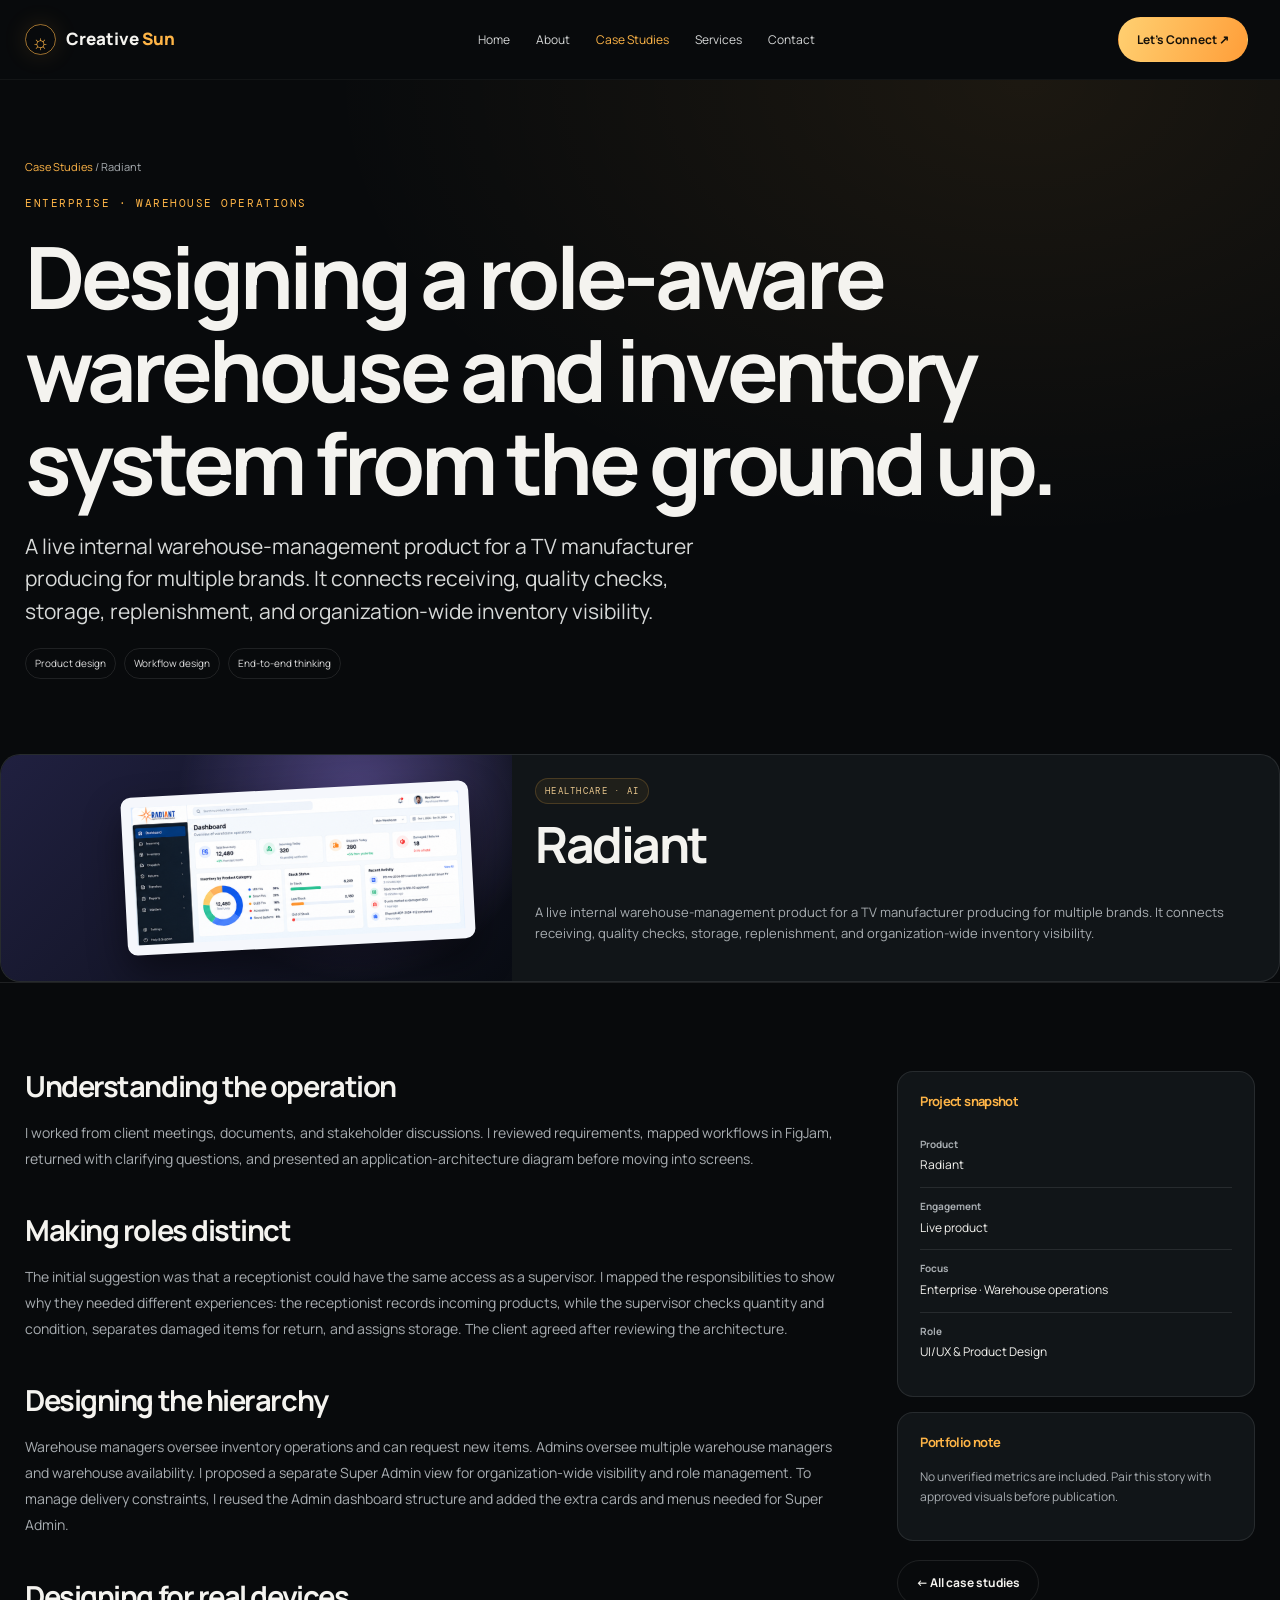
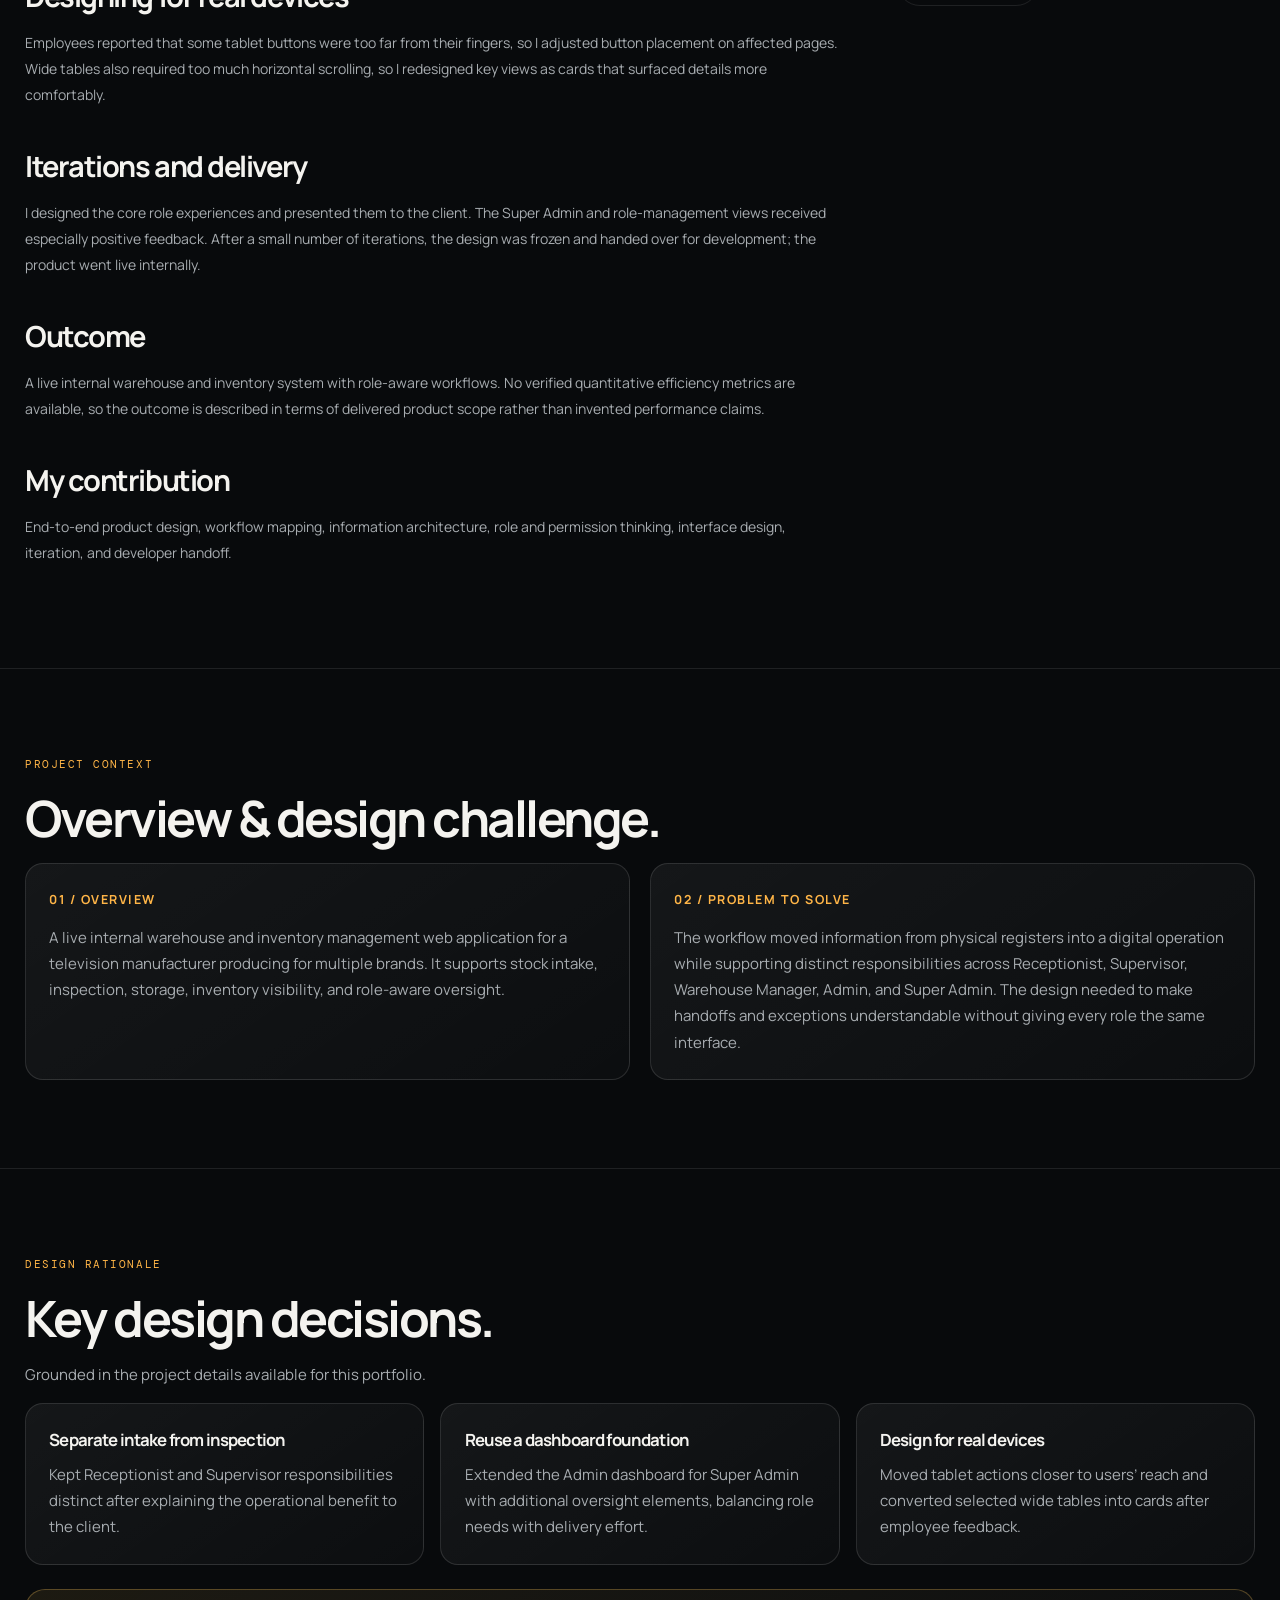
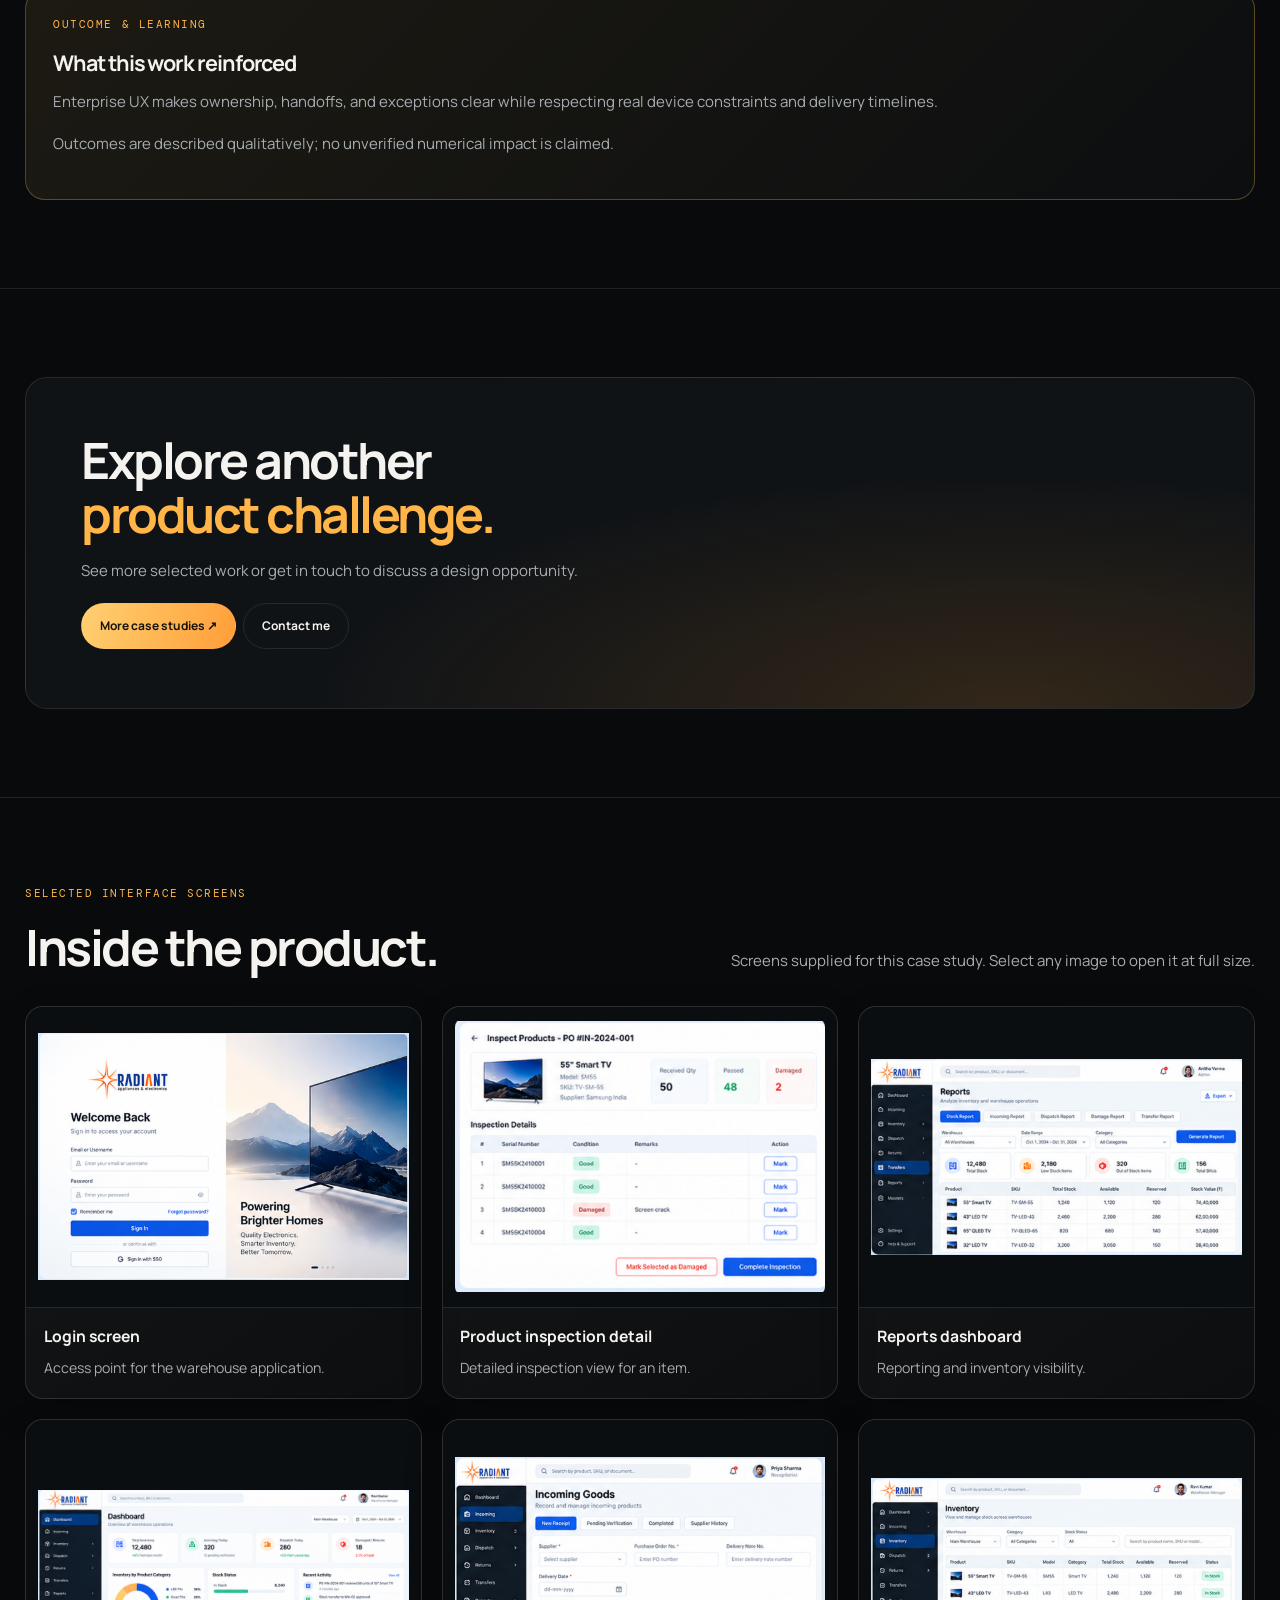
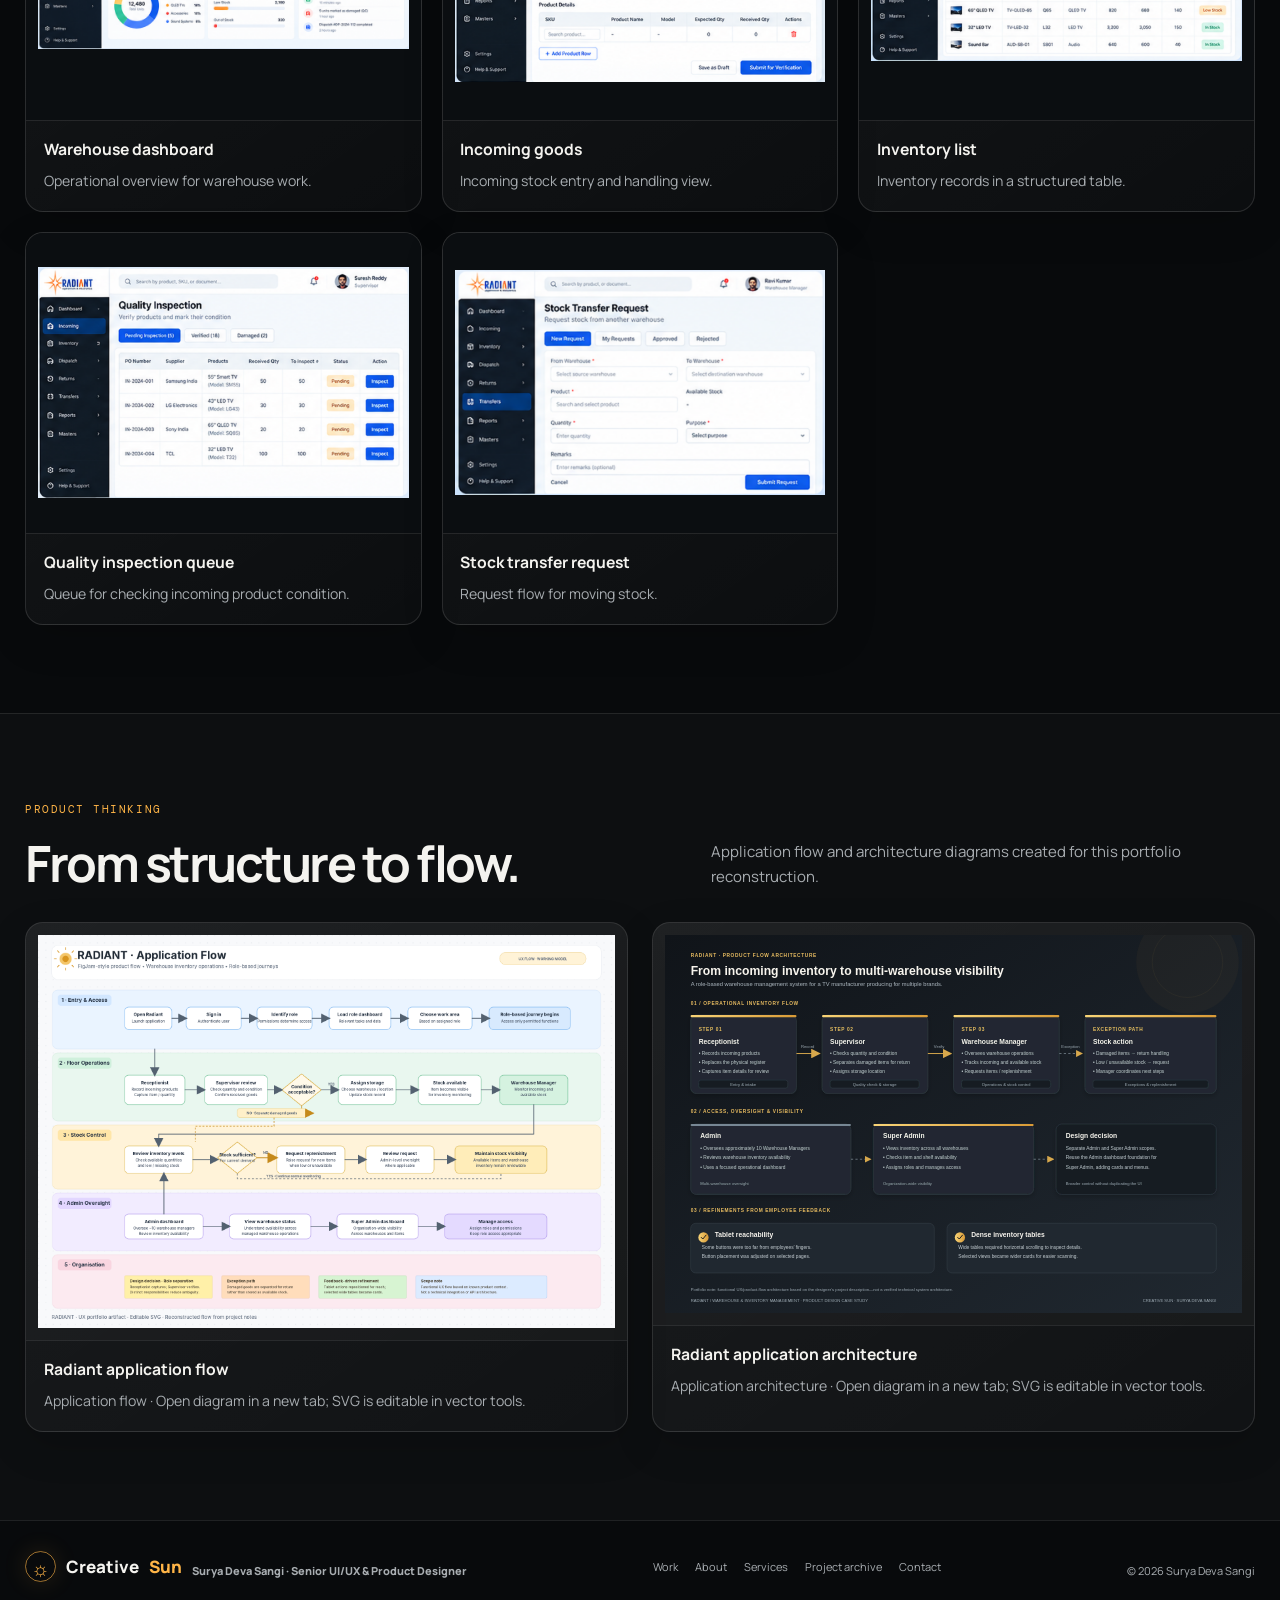
<file: case-study-radiant.html>
<!doctype html>
<html lang="en">

<head>
    <meta charset="utf-8">
    <meta name="viewport" content="width=device-width,initial-scale=1">
    <title>Radiant | Creative Sun</title>
    <meta name="description" content="Radiant case study by Surya Deva Sangi, Senior UI/UX & Product Designer.">
    <meta name="theme-color" content="#080a0c">
    <link rel="stylesheet" href="assets/style.css">
</head>

<body>
    <header class="wrap nav"><a class="brand" href="index.html"><span class="mark">☼</span><span>Creative <span
                    class="gold">Sun</span></span></a>
        <nav class="navlinks"><a class="" href="index.html">Home</a><a class="" href="about.html">About</a><a
                class="active" href="case-studies.html">Case Studies</a><a class="" href="services.html">Services</a><a
                class="" href="contact.html">Contact</a></nav><a class="btn primary" href="contact.html">Let’s Connect
            ↗</a><button class="menu-btn" aria-expanded="false">Menu ☰</button>
    </header>
    <main>
        <section class="page-hero">
            <div class="wrap">
                <div class="crumb"><a href="case-studies.html">Case Studies</a> / Radiant</div>
                <div class="eyebrow">Enterprise · Warehouse operations</div>
                <h1>Designing a role-aware warehouse and inventory system from the ground up.</h1>
                <p class="lead">A live internal warehouse-management product for a TV manufacturer producing for
                    multiple brands. It connects receiving, quality checks, storage, replenishment, and
                    organization-wide inventory visibility.</p>
                <div class="pill-row"><span class="pill">Product design</span><span class="pill">Workflow
                        design</span><span class="pill">End-to-end thinking</span></div>
            </div>
        </section>
         <article class="card featured" data-category="healthcare ai">
            <div class="visual violet" aria-hidden="true">
                <div class="window">
                    <img class="img-responsive"
                        src="assets/case-study-screens/radiant/02-warehouse-dashboard.png" />
                </div>
            </div>
            <div class="copy"><span class="tag">Healthcare · AI</span>
               <h2>Radiant</h2>
                <p>A live internal warehouse-management product for a TV manufacturer producing for multiple brands.
                    It connects receiving, quality checks, storage, replenishment, and organization-wide inventory
                    visibility.</p>
            </div>
        </article>
       
        <section class="section">
            <div class="wrap content-grid">
                <article class="prose">
                    <h2>Understanding the operation</h2>
                    <p>I worked from client meetings, documents, and stakeholder discussions. I reviewed requirements,
                        mapped workflows in FigJam, returned with clarifying questions, and presented an
                        application-architecture diagram before moving into screens.</p>
                    <h2>Making roles distinct</h2>
                    <p>The initial suggestion was that a receptionist could have the same access as a supervisor. I
                        mapped the responsibilities to show why they needed different experiences: the receptionist
                        records incoming products, while the supervisor checks quantity and condition, separates damaged
                        items for return, and assigns storage. The client agreed after reviewing the architecture.</p>
                    <h2>Designing the hierarchy</h2>
                    <p>Warehouse managers oversee inventory operations and can request new items. Admins oversee
                        multiple warehouse managers and warehouse availability. I proposed a separate Super Admin view
                        for organization-wide visibility and role management. To manage delivery constraints, I reused
                        the Admin dashboard structure and added the extra cards and menus needed for Super Admin.</p>
                    <h2>Designing for real devices</h2>
                    <p>Employees reported that some tablet buttons were too far from their fingers, so I adjusted button
                        placement on affected pages. Wide tables also required too much horizontal scrolling, so I
                        redesigned key views as cards that surfaced details more comfortably.</p>
                    <h2>Iterations and delivery</h2>
                    <p>I designed the core role experiences and presented them to the client. The Super Admin and
                        role-management views received especially positive feedback. After a small number of iterations,
                        the design was frozen and handed over for development; the product went live internally.</p>
                    <h2>Outcome</h2>
                    <p>A live internal warehouse and inventory system with role-aware workflows. No verified
                        quantitative efficiency metrics are available, so the outcome is described in terms of delivered
                        product scope rather than invented performance claims.</p>
                    <h2>My contribution</h2>
                    <p>End-to-end product design, workflow mapping, information architecture, role and permission
                        thinking, interface design, iteration, and developer handoff.</p>
                </article>
                <aside>
                    <div class="sidebar">
                        <h3>Project snapshot</h3>
                        <div class="meta">
                            <div><strong>Product</strong><span>Radiant</span></div>
                            <div><strong>Engagement</strong><span>Live product</span></div>
                            <div><strong>Focus</strong><span>Enterprise · Warehouse operations</span></div>
                            <div><strong>Role</strong><span>UI/UX &amp; Product Design</span></div>
                        </div>
                    </div>
                    <div class="sidebar">
                        <h3>Portfolio note</h3>
                        <p>No unverified metrics are included. Pair this story with approved visuals before publication.
                        </p>
                    </div><a class="btn" href="case-studies.html">← All case studies</a>
                </aside>
            </div>
        </section>
        <section class="section portfolio-story-section" id="project-context">
            <div class="wrap">
                <div class="section-heading">
                    <div>
                        <div class="eyebrow">Project context</div>
                        <h2>Overview &amp; design challenge.</h2>
                    </div>
                </div>
                <div class="portfolio-context-grid">
                    <article class="portfolio-context-card"><span class="tiny-label">01 / Overview</span>
                        <p>A live internal warehouse and inventory management web application for a television
                            manufacturer producing for multiple brands. It supports stock intake, inspection, storage,
                            inventory visibility, and role-aware oversight.</p>
                    </article>
                    <article class="portfolio-context-card"><span class="tiny-label">02 / Problem to solve</span>
                        <p>The workflow moved information from physical registers into a digital operation while
                            supporting distinct responsibilities across Receptionist, Supervisor, Warehouse Manager,
                            Admin, and Super Admin. The design needed to make handoffs and exceptions understandable
                            without giving every role the same interface.</p>
                    </article>
                </div>
            </div>
        </section>
        <section class="section portfolio-story-section" id="design-decisions">
            <div class="wrap">
                <div class="section-heading">
                    <div>
                        <div class="eyebrow">Design rationale</div>
                        <h2>Key design decisions.</h2>
                    </div>
                    <p class="muted">Grounded in the project details available for this portfolio.</p>
                </div>
                <div class="decision-grid">
                    <div class="decision-card">
                        <h3>Separate intake from inspection</h3>
                        <p>Kept Receptionist and Supervisor responsibilities distinct after explaining the operational
                            benefit to the client.</p>
                    </div>
                    <div class="decision-card">
                        <h3>Reuse a dashboard foundation</h3>
                        <p>Extended the Admin dashboard for Super Admin with additional oversight elements, balancing
                            role needs with delivery effort.</p>
                    </div>
                    <div class="decision-card">
                        <h3>Design for real devices</h3>
                        <p>Moved tablet actions closer to users’ reach and converted selected wide tables into cards
                            after employee feedback.</p>
                    </div>
                </div>
                <div class="learning-panel">
                    <div class="eyebrow">Outcome &amp; learning</div>
                    <h3>What this work reinforced</h3>
                    <p>Enterprise UX makes ownership, handoffs, and exceptions clear while respecting real device
                        constraints and delivery timelines.</p>
                    <p class="muted">Outcomes are described qualitatively; no unverified numerical impact is claimed.
                    </p>
                </div>
            </div>
        </section>
        <section class="section">
            <div class="wrap">
                <div class="cta">
                    <h2>Explore another<br><span class="gold">product challenge.</span></h2>
                    <p>See more selected work or get in touch to discuss a design opportunity.</p><a class="btn primary"
                        href="case-studies.html">More case studies ↗</a><a class="btn" href="contact.html">Contact
                        me</a>
                </div>
            </div>
        </section>
    </main>
    <section class="section portfolio-visual-section" id="screens">
        <div class="wrap">
            <div class="section-heading">
                <div>
                    <div class="eyebrow">Selected interface screens</div>
                    <h2>Inside the product.</h2>
                </div>
                <p class="muted">Screens supplied for this case study. Select any image to open it at full size.</p>
            </div>
            <div class="portfolio-screen-grid">
                <figure class="portfolio-screen-card"><a class="portfolio-screen-link"
                        href="assets/case-study-screens/radiant/01-login-screen.png" target="_blank" rel="noopener"
                        aria-label="Open Login screen image"><img loading="lazy"
                            src="assets/case-study-screens/radiant/01-login-screen.png" alt="Login screen"></a>
                    <figcaption><strong>Login screen</strong><span>Access point for the warehouse application.</span>
                    </figcaption>
                </figure>
                <figure class="portfolio-screen-card"><a class="portfolio-screen-link"
                        href="assets/case-study-screens/radiant/05-product-inspection-detail.png" target="_blank"
                        rel="noopener" aria-label="Open Product inspection detail image"><img loading="lazy"
                            src="assets/case-study-screens/radiant/05-product-inspection-detail.png"
                            alt="Product inspection detail"></a>
                    <figcaption><strong>Product inspection detail</strong><span>Detailed inspection view for an
                            item.</span></figcaption>
                </figure>
                <figure class="portfolio-screen-card"><a class="portfolio-screen-link"
                        href="assets/case-study-screens/radiant/08-reports-dashboard.png" target="_blank" rel="noopener"
                        aria-label="Open Reports dashboard image"><img loading="lazy"
                            src="assets/case-study-screens/radiant/08-reports-dashboard.png"
                            alt="Reports dashboard"></a>
                    <figcaption><strong>Reports dashboard</strong><span>Reporting and inventory visibility.</span>
                    </figcaption>
                </figure>
                <figure class="portfolio-screen-card"><a class="portfolio-screen-link"
                        href="assets/case-study-screens/radiant/02-warehouse-dashboard.png" target="_blank"
                        rel="noopener" aria-label="Open Warehouse dashboard image"><img loading="lazy"
                            src="assets/case-study-screens/radiant/02-warehouse-dashboard.png"
                            alt="Warehouse dashboard"></a>
                    <figcaption><strong>Warehouse dashboard</strong><span>Operational overview for warehouse
                            work.</span></figcaption>
                </figure>
                <figure class="portfolio-screen-card"><a class="portfolio-screen-link"
                        href="assets/case-study-screens/radiant/03-incoming-goods.png" target="_blank" rel="noopener"
                        aria-label="Open Incoming goods image"><img loading="lazy"
                            src="assets/case-study-screens/radiant/03-incoming-goods.png" alt="Incoming goods"></a>
                    <figcaption><strong>Incoming goods</strong><span>Incoming stock entry and handling view.</span>
                    </figcaption>
                </figure>
                <figure class="portfolio-screen-card"><a class="portfolio-screen-link"
                        href="assets/case-study-screens/radiant/06-inventory-list.png" target="_blank" rel="noopener"
                        aria-label="Open Inventory list image"><img loading="lazy"
                            src="assets/case-study-screens/radiant/06-inventory-list.png" alt="Inventory list"></a>
                    <figcaption><strong>Inventory list</strong><span>Inventory records in a structured table.</span>
                    </figcaption>
                </figure>
                <figure class="portfolio-screen-card"><a class="portfolio-screen-link"
                        href="assets/case-study-screens/radiant/04-quality-inspection-queue.png" target="_blank"
                        rel="noopener" aria-label="Open Quality inspection queue image"><img loading="lazy"
                            src="assets/case-study-screens/radiant/04-quality-inspection-queue.png"
                            alt="Quality inspection queue"></a>
                    <figcaption><strong>Quality inspection queue</strong><span>Queue for checking incoming product
                            condition.</span></figcaption>
                </figure>
                <figure class="portfolio-screen-card"><a class="portfolio-screen-link"
                        href="assets/case-study-screens/radiant/07-stock-transfer-request.png" target="_blank"
                        rel="noopener" aria-label="Open Stock transfer request image"><img loading="lazy"
                            src="assets/case-study-screens/radiant/07-stock-transfer-request.png"
                            alt="Stock transfer request"></a>
                    <figcaption><strong>Stock transfer request</strong><span>Request flow for moving stock.</span>
                    </figcaption>
                </figure>
            </div>
        </div>
    </section>
    <section class="section portfolio-visual-section portfolio-diagrams-section" id="architecture">
        <div class="wrap">
            <div class="section-heading">
                <div>
                    <div class="eyebrow">Product thinking</div>
                    <h2>From structure to flow.</h2>
                </div>
                <p class="muted">Application flow and architecture diagrams created for this portfolio reconstruction.
                </p>
            </div>
            <div class="portfolio-diagram-grid">
                <figure class="portfolio-diagram-card"><a
                        href="assets/case-study-diagrams/radiant/radiant-application-flow.svg" target="_blank"
                        rel="noopener" aria-label="Open editable Application flow diagram"><img loading="lazy"
                            src="assets/assets/case-study-diagrams/radiant/radiant-application-flow-preview.png"
                            alt="Radiant application flow"></a>
                    <figcaption><strong>Radiant application flow</strong><span>Application flow · Open diagram in a new
                            tab; SVG is editable in vector tools.</span></figcaption>
                </figure>
                <figure class="portfolio-diagram-card"><a
                        href="#" target="_blank"
                        rel="noopener" aria-label="Open editable Application architecture diagram"><img loading="lazy"
                            src="assets/assets/case-study-diagrams/radiant/radiant-flow-architecture.svg"
                            alt="Radiant application architecture"></a>
                    <figcaption><strong>Radiant application architecture</strong><span>Application architecture · Open
                            diagram in a new tab; SVG is editable in vector tools.</span></figcaption>
                </figure>
            </div>
        </div>
    </section>
    <footer class="footer">
        <div class="wrap footer-row">
            <div class="brand"><span class="mark">☼</span>Creative <span class="gold">Sun</span>
                <p>Surya Deva Sangi · Senior UI/UX &amp; Product Designer</p>
            </div>
            <div class="footer-links"><a href="case-studies.html">Work</a><a href="about.html">About</a><a
                    href="services.html">Services</a><a href="projects.html">Project archive</a><a
                    href="contact.html">Contact</a></div><small>© <span data-year></span> Surya Deva Sangi</small>
        </div>
    </footer>
    <script src="assets/site.js"></script>
</body>

</html>
</file>
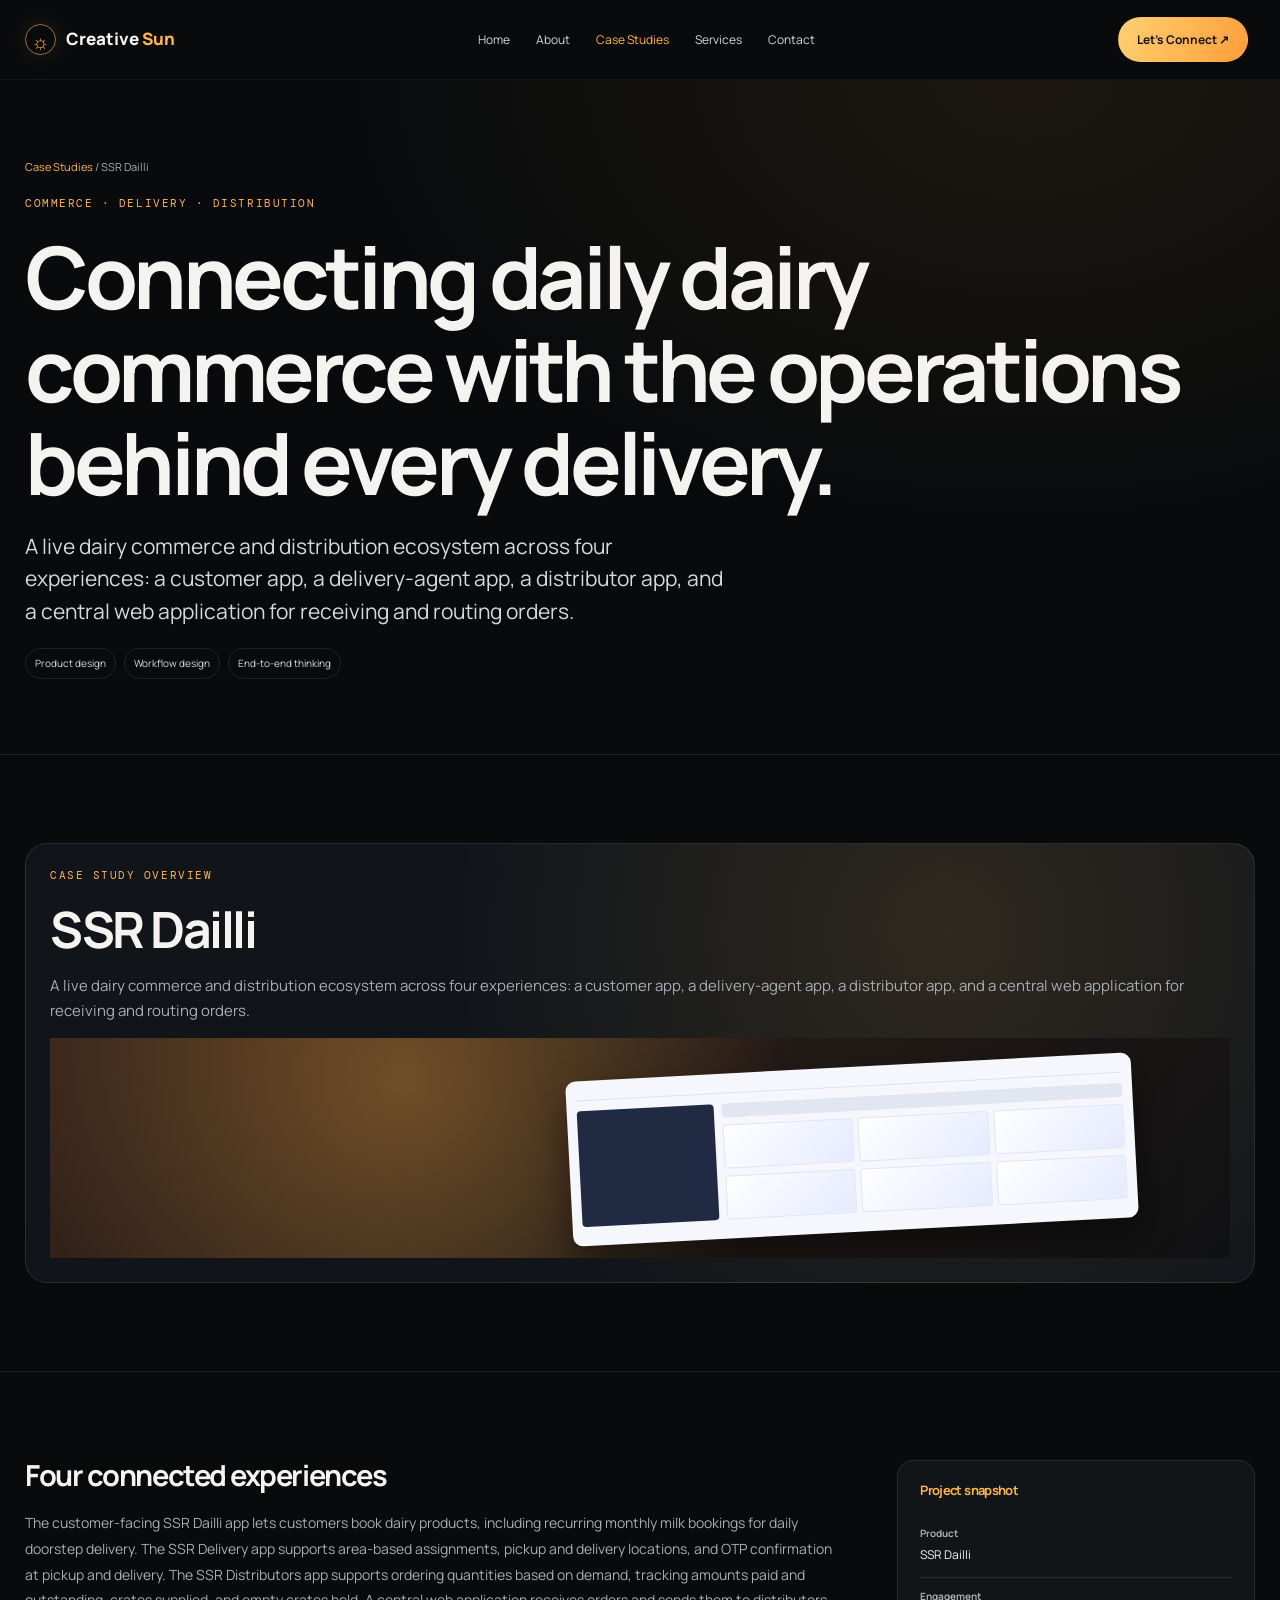
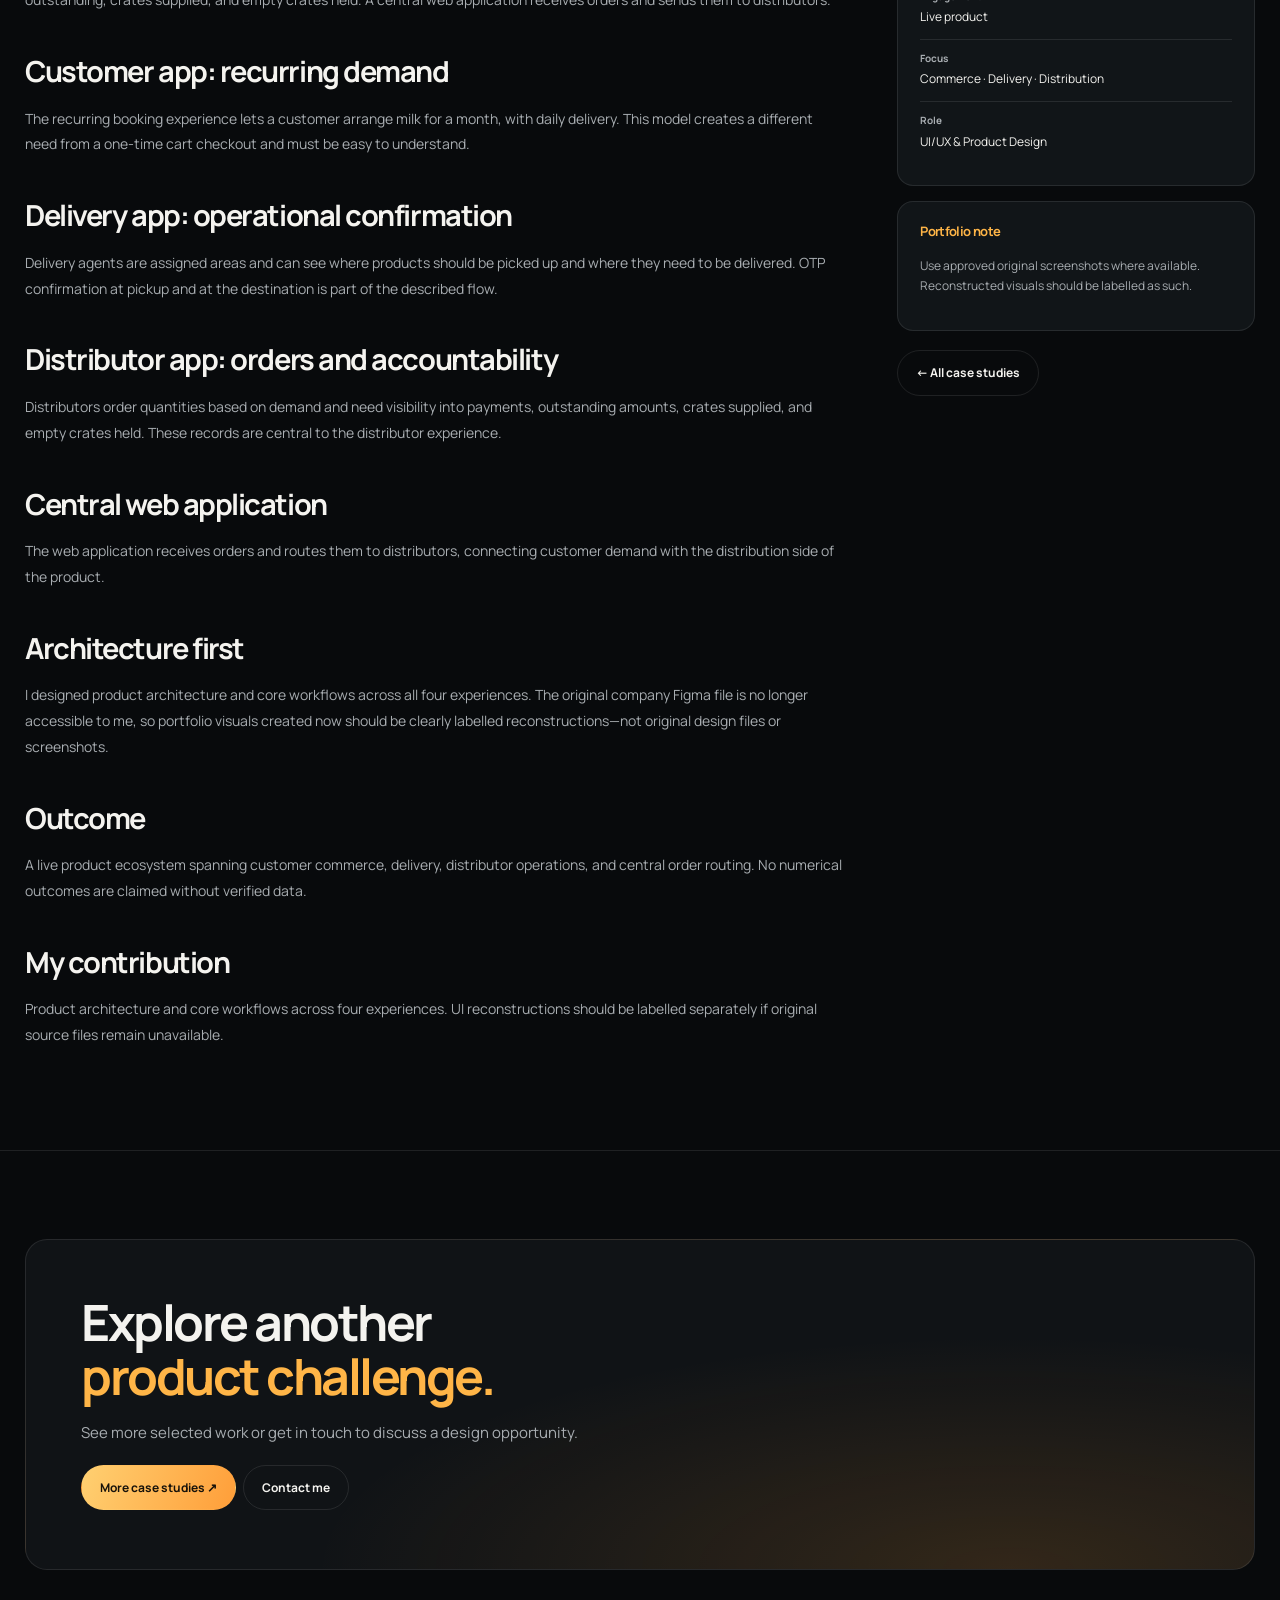
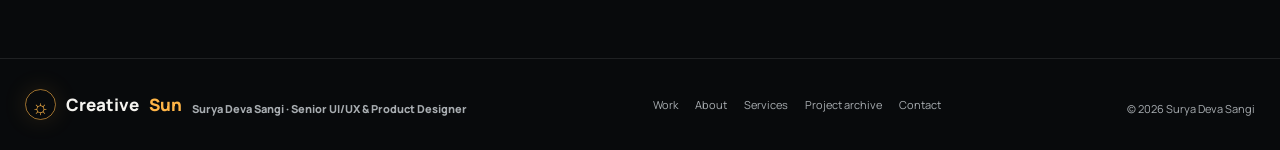
<file: case-study-ssr-dailli.html>
<!doctype html><html lang="en"><head><meta charset="utf-8"><meta name="viewport" content="width=device-width,initial-scale=1"><title>SSR Dailli | Creative Sun</title><meta name="description" content="SSR Dailli case study by Surya Deva Sangi, Senior UI/UX & Product Designer."><meta name="theme-color" content="#080a0c"><link rel="stylesheet" href="assets/style.css"></head><body><header class="wrap nav"><a class="brand" href="index.html"><span class="mark">☼</span><span>Creative <span class="gold">Sun</span></span></a><nav class="navlinks"><a class="" href="index.html">Home</a><a class="" href="about.html">About</a><a class="active" href="case-studies.html">Case Studies</a><a class="" href="services.html">Services</a><a class="" href="contact.html">Contact</a></nav><a class="btn primary" href="contact.html">Let’s Connect ↗</a><button class="menu-btn" aria-expanded="false">Menu ☰</button></header><main><section class="page-hero"><div class="wrap"><div class="crumb"><a href="case-studies.html">Case Studies</a> / SSR Dailli</div><div class="eyebrow">Commerce · Delivery · Distribution</div><h1>Connecting daily dairy commerce with the operations behind every delivery.</h1><p class="lead">A live dairy commerce and distribution ecosystem across four experiences: a customer app, a delivery-agent app, a distributor app, and a central web application for receiving and routing orders.</p><div class="pill-row"><span class="pill">Product design</span><span class="pill">Workflow design</span><span class="pill">End-to-end thinking</span></div></div></section><section class="section"><div class="wrap"><div class="case-art"><div class="eyebrow">Case study overview</div><h2>SSR Dailli</h2><p>A live dairy commerce and distribution ecosystem across four experiences: a customer app, a delivery-agent app, a distributor app, and a central web application for receiving and routing orders.</p><div class="visual cream" aria-hidden="true"><div class="window"><div class="bar"></div><div class="ui"><div class="side"></div><div class="content"><div class="line"></div><div class="tiles"><i class="tile"></i><i class="tile"></i><i class="tile"></i></div><div class="tiles"><i class="tile"></i><i class="tile"></i><i class="tile"></i></div></div></div></div></div></div></div></section><section class="section"><div class="wrap content-grid"><article class="prose"><h2>Four connected experiences</h2><p>The customer-facing SSR Dailli app lets customers book dairy products, including recurring monthly milk bookings for daily doorstep delivery. The SSR Delivery app supports area-based assignments, pickup and delivery locations, and OTP confirmation at pickup and delivery. The SSR Distributors app supports ordering quantities based on demand, tracking amounts paid and outstanding, crates supplied, and empty crates held. A central web application receives orders and sends them to distributors.</p><h2>Customer app: recurring demand</h2><p>The recurring booking experience lets a customer arrange milk for a month, with daily delivery. This model creates a different need from a one-time cart checkout and must be easy to understand.</p><h2>Delivery app: operational confirmation</h2><p>Delivery agents are assigned areas and can see where products should be picked up and where they need to be delivered. OTP confirmation at pickup and at the destination is part of the described flow.</p><h2>Distributor app: orders and accountability</h2><p>Distributors order quantities based on demand and need visibility into payments, outstanding amounts, crates supplied, and empty crates held. These records are central to the distributor experience.</p><h2>Central web application</h2><p>The web application receives orders and routes them to distributors, connecting customer demand with the distribution side of the product.</p><h2>Architecture first</h2><p>I designed product architecture and core workflows across all four experiences. The original company Figma file is no longer accessible to me, so portfolio visuals created now should be clearly labelled reconstructions—not original design files or screenshots.</p><h2>Outcome</h2><p>A live product ecosystem spanning customer commerce, delivery, distributor operations, and central order routing. No numerical outcomes are claimed without verified data.</p><h2>My contribution</h2><p>Product architecture and core workflows across four experiences. UI reconstructions should be labelled separately if original source files remain unavailable.</p></article><aside><div class="sidebar"><h3>Project snapshot</h3><div class="meta"><div><strong>Product</strong><span>SSR Dailli</span></div><div><strong>Engagement</strong><span>Live product</span></div><div><strong>Focus</strong><span>Commerce · Delivery · Distribution</span></div><div><strong>Role</strong><span>UI/UX &amp; Product Design</span></div></div></div><div class="sidebar"><h3>Portfolio note</h3><p>Use approved original screenshots where available. Reconstructed visuals should be labelled as such.</p></div><a class="btn" href="case-studies.html">← All case studies</a></aside></div></section><section class="section"><div class="wrap"><div class="cta"><h2>Explore another<br><span class="gold">product challenge.</span></h2><p>See more selected work or get in touch to discuss a design opportunity.</p><a class="btn primary" href="case-studies.html">More case studies ↗</a><a class="btn" href="contact.html">Contact me</a></div></div></section></main><footer class="footer"><div class="wrap footer-row"><div class="brand"><span class="mark">☼</span>Creative <span class="gold">Sun</span><p>Surya Deva Sangi · Senior UI/UX &amp; Product Designer</p></div><div class="footer-links"><a href="case-studies.html">Work</a><a href="about.html">About</a><a href="services.html">Services</a><a href="projects.html">Project archive</a><a href="contact.html">Contact</a></div><small>© <span data-year></span> Surya Deva Sangi</small></div></footer><script src="assets/site.js"></script></body></html>
</file>
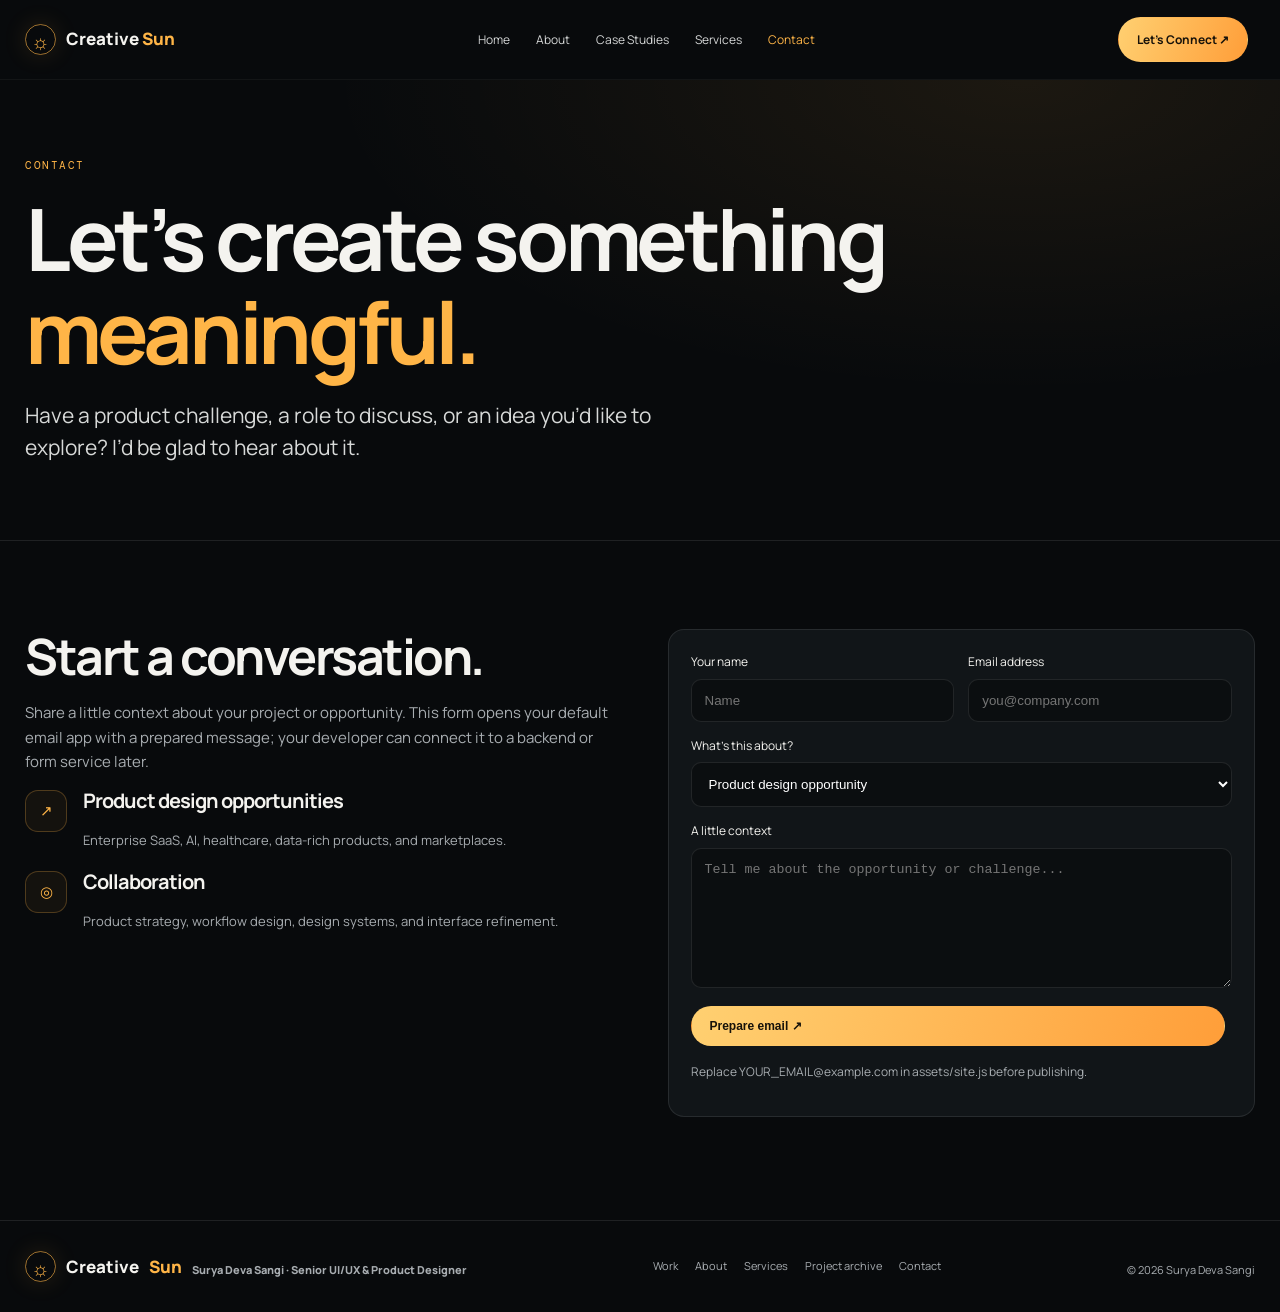
<file: contact.html>
<!doctype html><html lang="en"><head><meta charset="utf-8"><meta name="viewport" content="width=device-width,initial-scale=1"><title>Contact | Creative Sun</title><meta name="description" content="Creative Sun — Surya Deva Sangi, Senior UI/UX & Product Designer."><meta name="theme-color" content="#080a0c"><link rel="stylesheet" href="assets/style.css"></head><body><header class="wrap nav"><a class="brand" href="index.html"><span class="mark">☼</span><span>Creative <span class="gold">Sun</span></span></a><nav class="navlinks"><a class="" href="index.html">Home</a><a class="" href="about.html">About</a><a class="" href="case-studies.html">Case Studies</a><a class="" href="services.html">Services</a><a class="active" href="contact.html">Contact</a></nav><a class="btn primary" href="contact.html">Let’s Connect ↗</a><button class="menu-btn" aria-expanded="false">Menu ☰</button></header><main><section class="page-hero"><div class="wrap"><div class="eyebrow">Contact</div><h1>Let’s create something<br><span class="gold">meaningful.</span></h1><p class="lead">Have a product challenge, a role to discuss, or an idea you’d like to explore? I’d be glad to hear about it.</p></div></section><section class="section"><div class="wrap split"><div><h2>Start a conversation.</h2><p>Share a little context about your project or opportunity. This form opens your default email app with a prepared message; your developer can connect it to a backend or form service later.</p><div class="features"><div class="feature"><div class="icon">↗</div><div><h3>Product design opportunities</h3><p>Enterprise SaaS, AI, healthcare, data-rich products, and marketplaces.</p></div></div><div class="feature"><div class="icon">◎</div><div><h3>Collaboration</h3><p>Product strategy, workflow design, design systems, and interface refinement.</p></div></div></div></div><div class="sidebar"><form id="contact-form"><div class="form-grid"><div class="field"><label for="name">Your name</label><input id="name" name="name" required placeholder="Name"></div><div class="field"><label for="email">Email address</label><input id="email" name="email" type="email" required placeholder="you@company.com"></div><div class="field full"><label for="topic">What’s this about?</label><select id="topic" name="topic"><option>Product design opportunity</option><option>Freelance / project collaboration</option><option>Portfolio feedback</option><option>Other</option></select></div><div class="field full"><label for="message">A little context</label><textarea id="message" name="message" required placeholder="Tell me about the opportunity or challenge..."></textarea></div><div class="field full"><button class="btn primary" type="submit">Prepare email ↗</button></div></div></form><p id="form-note" class="note">Replace YOUR_EMAIL@example.com in assets/site.js before publishing.</p></div></div></section></main><footer class="footer"><div class="wrap footer-row"><div class="brand"><span class="mark">☼</span>Creative <span class="gold">Sun</span><p>Surya Deva Sangi · Senior UI/UX &amp; Product Designer</p></div><div class="footer-links"><a href="case-studies.html">Work</a><a href="about.html">About</a><a href="services.html">Services</a><a href="projects.html">Project archive</a><a href="contact.html">Contact</a></div><small>© <span data-year></span> Surya Deva Sangi</small></div></footer><script src="assets/site.js"></script></body></html>
</file>
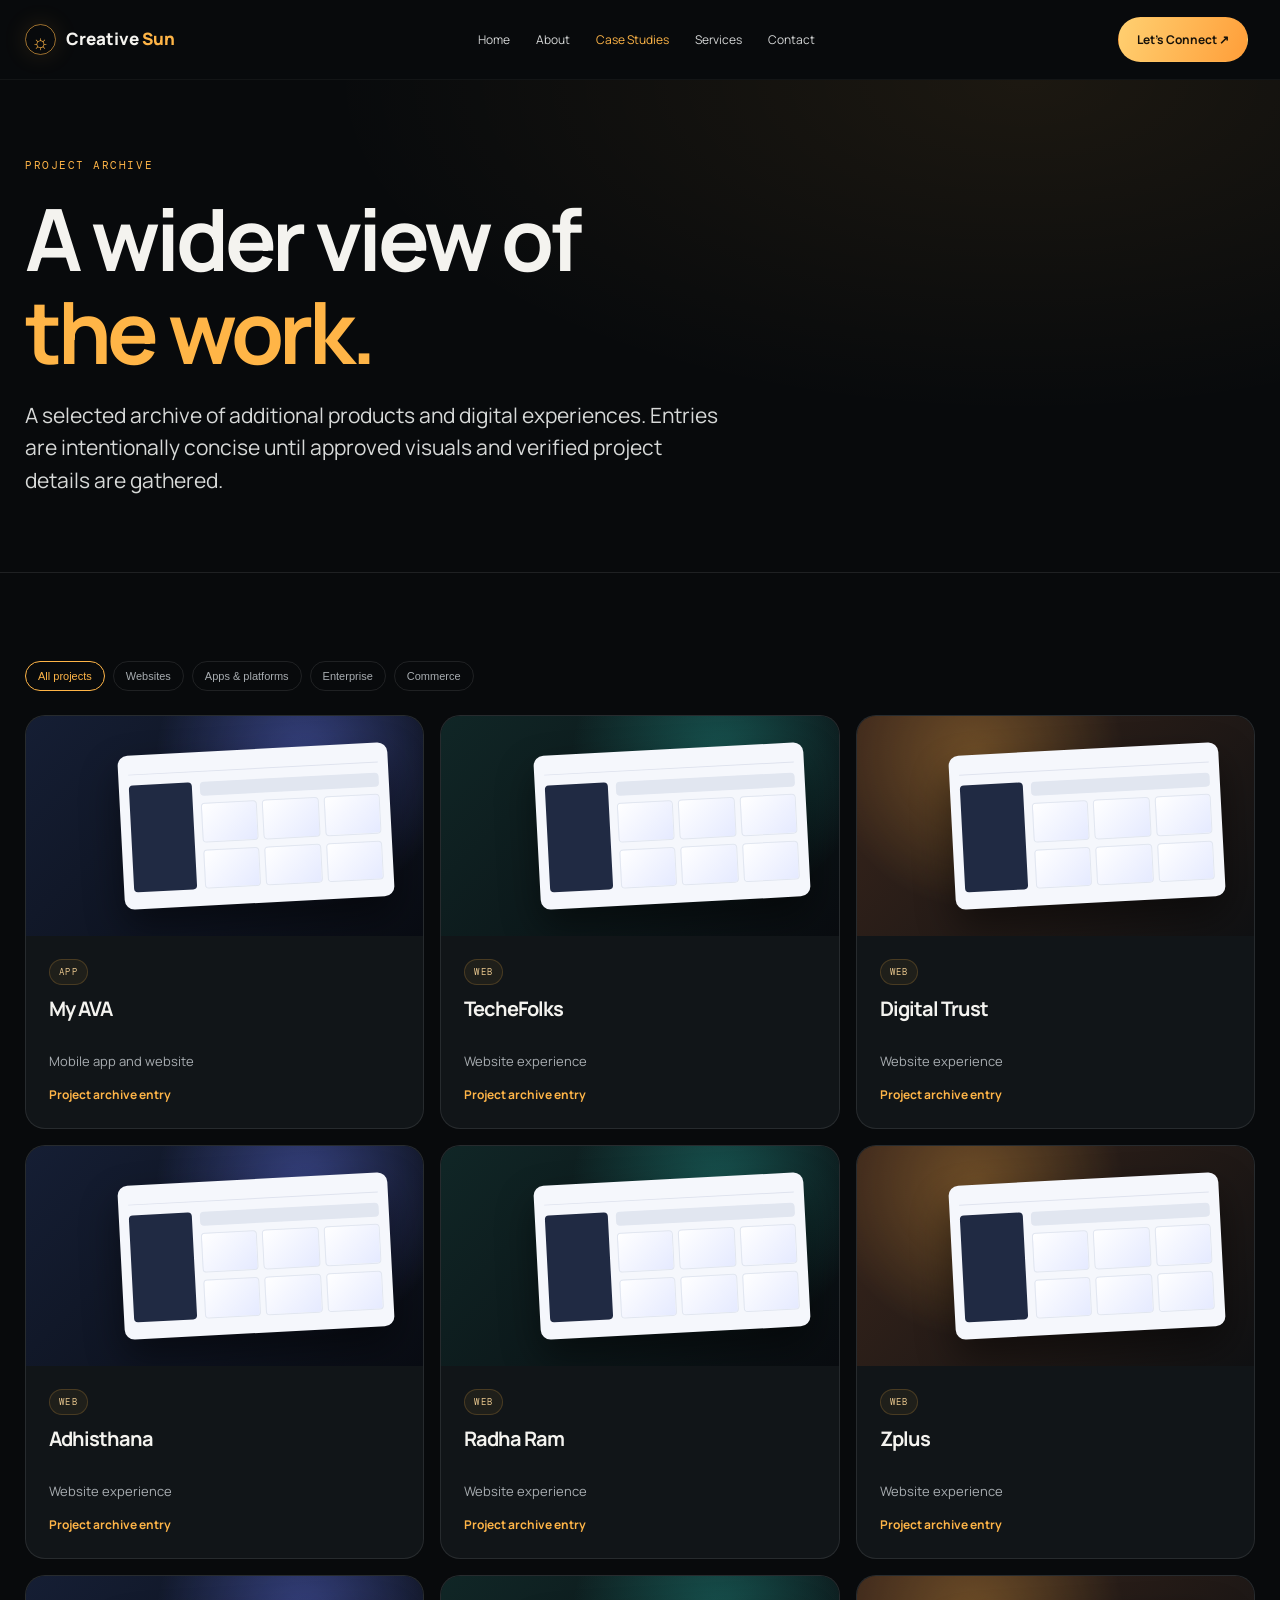
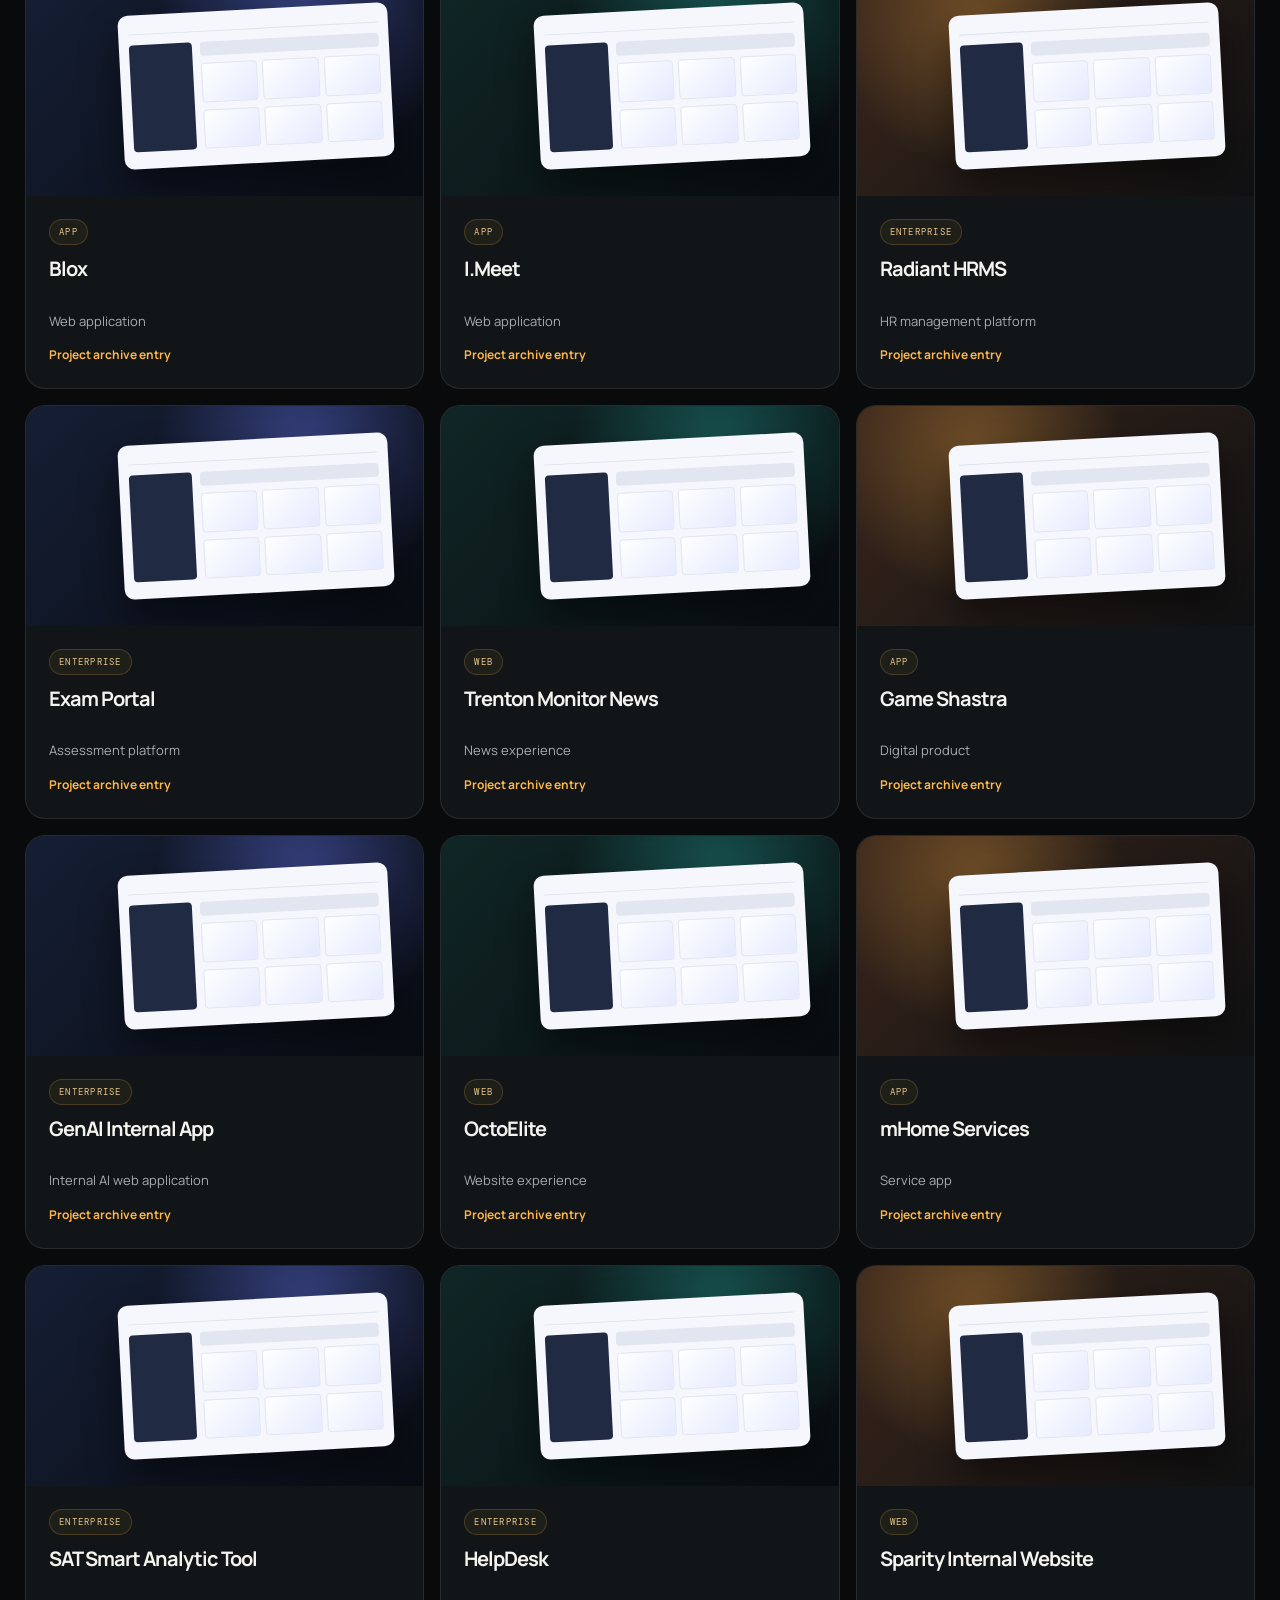
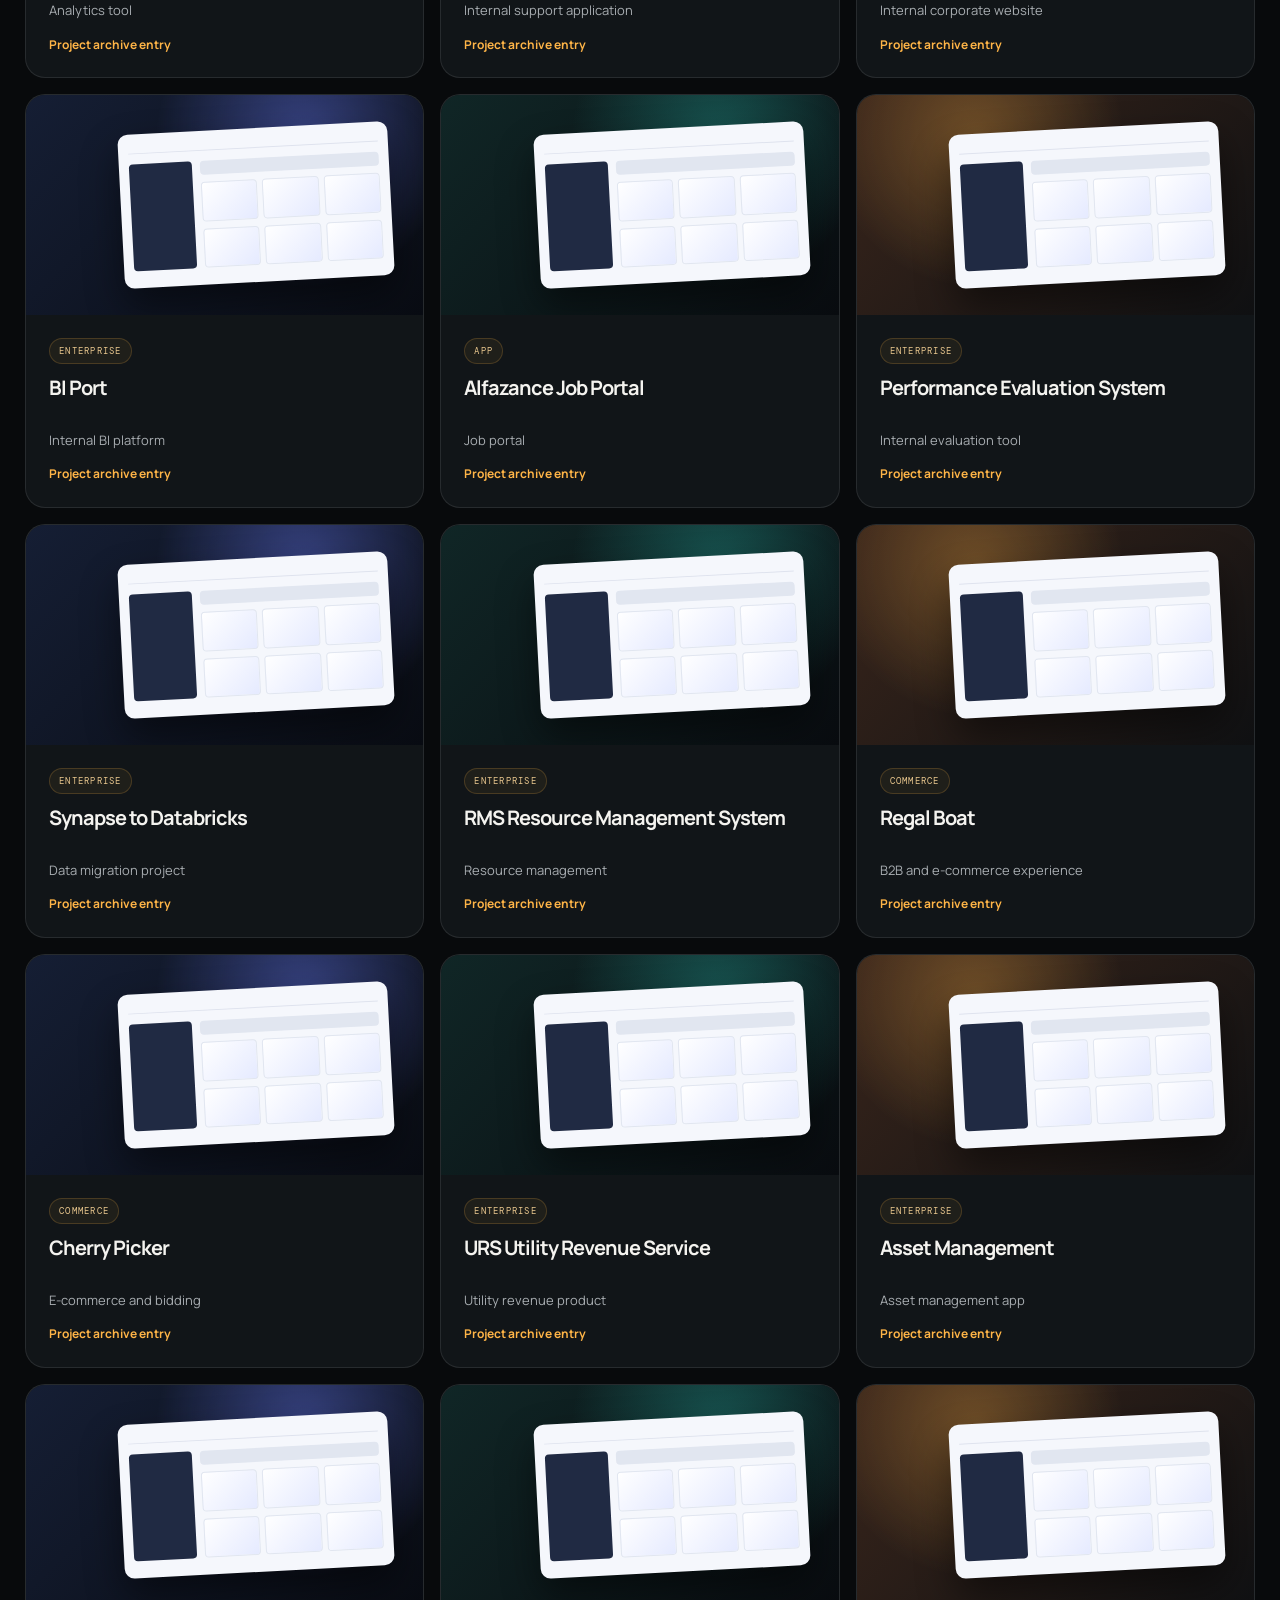
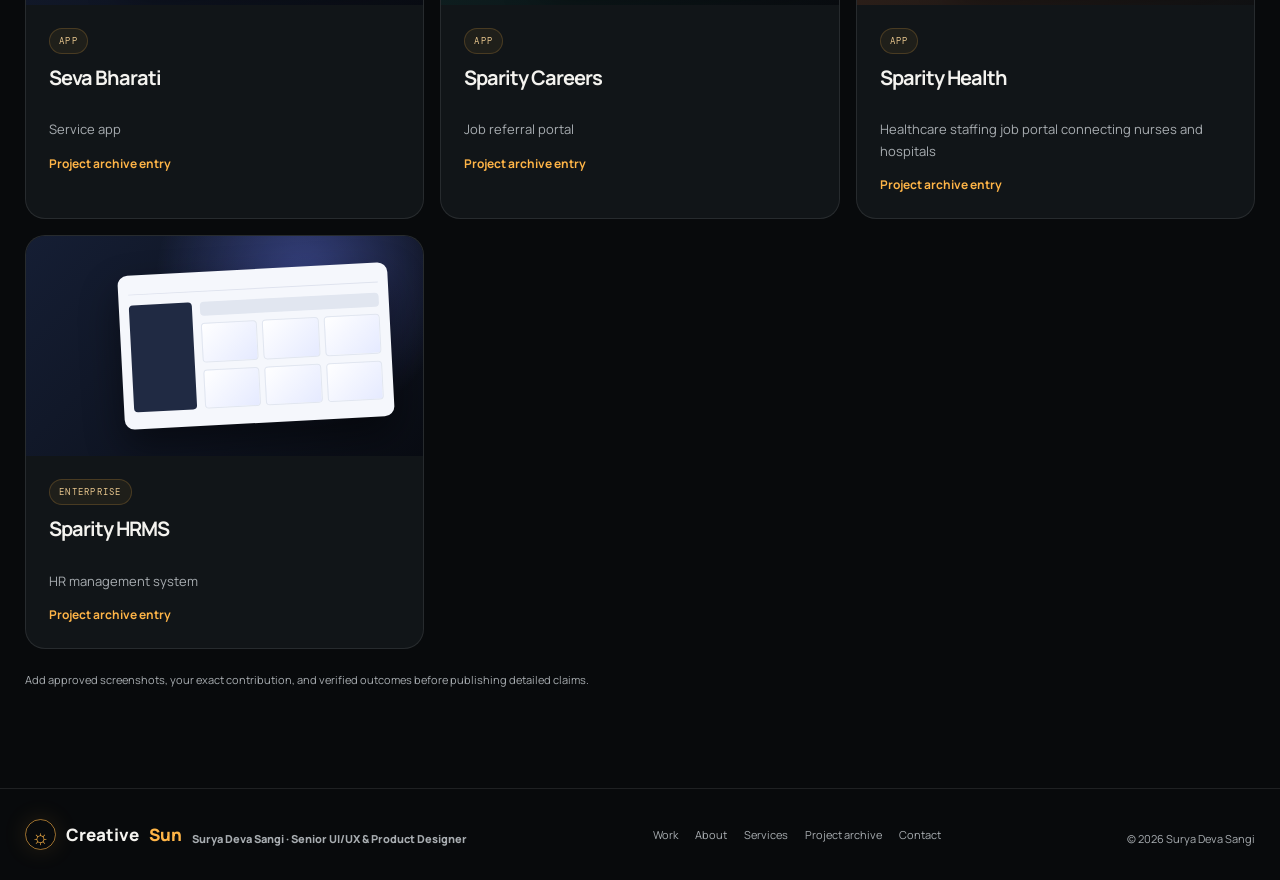
<file: projects.html>
<!doctype html><html lang="en"><head><meta charset="utf-8"><meta name="viewport" content="width=device-width,initial-scale=1"><title>Project Archive | Creative Sun</title><meta name="description" content="Creative Sun — Surya Deva Sangi, Senior UI/UX & Product Designer."><meta name="theme-color" content="#080a0c"><link rel="stylesheet" href="assets/style.css"></head><body><header class="wrap nav"><a class="brand" href="index.html"><span class="mark">☼</span><span>Creative <span class="gold">Sun</span></span></a><nav class="navlinks"><a class="" href="index.html">Home</a><a class="" href="about.html">About</a><a class="active" href="case-studies.html">Case Studies</a><a class="" href="services.html">Services</a><a class="" href="contact.html">Contact</a></nav><a class="btn primary" href="contact.html">Let’s Connect ↗</a><button class="menu-btn" aria-expanded="false">Menu ☰</button></header><main><section class="page-hero"><div class="wrap"><div class="eyebrow">Project archive</div><h1>A wider view of<br><span class="gold">the work.</span></h1><p class="lead">A selected archive of additional products and digital experiences. Entries are intentionally concise until approved visuals and verified project details are gathered.</p></div></section><section class="section"><div class="wrap"><div class="filterbar"><button class="filter-btn active" data-filter="all">All projects</button><button class="filter-btn" data-filter="web">Websites</button><button class="filter-btn" data-filter="app">Apps & platforms</button><button class="filter-btn" data-filter="enterprise">Enterprise</button><button class="filter-btn" data-filter="commerce">Commerce</button></div><div class="cards"><article class="card" data-category="app"><div class="visual " aria-hidden="true"><div class="window"><div class="bar"></div><div class="ui"><div class="side"></div><div class="content"><div class="line"></div><div class="tiles"><i class="tile"></i><i class="tile"></i><i class="tile"></i></div><div class="tiles"><i class="tile"></i><i class="tile"></i><i class="tile"></i></div></div></div></div></div><div class="copy"><span class="tag">app</span><h3>My AVA</h3><p>Mobile app and website</p><span class="link">Project archive entry</span></div></article><article class="card" data-category="web"><div class="visual teal" aria-hidden="true"><div class="window"><div class="bar"></div><div class="ui"><div class="side"></div><div class="content"><div class="line"></div><div class="tiles"><i class="tile"></i><i class="tile"></i><i class="tile"></i></div><div class="tiles"><i class="tile"></i><i class="tile"></i><i class="tile"></i></div></div></div></div></div><div class="copy"><span class="tag">web</span><h3>TecheFolks</h3><p>Website experience</p><span class="link">Project archive entry</span></div></article><article class="card" data-category="web"><div class="visual cream" aria-hidden="true"><div class="window"><div class="bar"></div><div class="ui"><div class="side"></div><div class="content"><div class="line"></div><div class="tiles"><i class="tile"></i><i class="tile"></i><i class="tile"></i></div><div class="tiles"><i class="tile"></i><i class="tile"></i><i class="tile"></i></div></div></div></div></div><div class="copy"><span class="tag">web</span><h3>Digital Trust</h3><p>Website experience</p><span class="link">Project archive entry</span></div></article><article class="card" data-category="web"><div class="visual " aria-hidden="true"><div class="window"><div class="bar"></div><div class="ui"><div class="side"></div><div class="content"><div class="line"></div><div class="tiles"><i class="tile"></i><i class="tile"></i><i class="tile"></i></div><div class="tiles"><i class="tile"></i><i class="tile"></i><i class="tile"></i></div></div></div></div></div><div class="copy"><span class="tag">web</span><h3>Adhisthana</h3><p>Website experience</p><span class="link">Project archive entry</span></div></article><article class="card" data-category="web"><div class="visual teal" aria-hidden="true"><div class="window"><div class="bar"></div><div class="ui"><div class="side"></div><div class="content"><div class="line"></div><div class="tiles"><i class="tile"></i><i class="tile"></i><i class="tile"></i></div><div class="tiles"><i class="tile"></i><i class="tile"></i><i class="tile"></i></div></div></div></div></div><div class="copy"><span class="tag">web</span><h3>Radha Ram</h3><p>Website experience</p><span class="link">Project archive entry</span></div></article><article class="card" data-category="web"><div class="visual cream" aria-hidden="true"><div class="window"><div class="bar"></div><div class="ui"><div class="side"></div><div class="content"><div class="line"></div><div class="tiles"><i class="tile"></i><i class="tile"></i><i class="tile"></i></div><div class="tiles"><i class="tile"></i><i class="tile"></i><i class="tile"></i></div></div></div></div></div><div class="copy"><span class="tag">web</span><h3>Zplus</h3><p>Website experience</p><span class="link">Project archive entry</span></div></article><article class="card" data-category="app"><div class="visual " aria-hidden="true"><div class="window"><div class="bar"></div><div class="ui"><div class="side"></div><div class="content"><div class="line"></div><div class="tiles"><i class="tile"></i><i class="tile"></i><i class="tile"></i></div><div class="tiles"><i class="tile"></i><i class="tile"></i><i class="tile"></i></div></div></div></div></div><div class="copy"><span class="tag">app</span><h3>Blox</h3><p>Web application</p><span class="link">Project archive entry</span></div></article><article class="card" data-category="app"><div class="visual teal" aria-hidden="true"><div class="window"><div class="bar"></div><div class="ui"><div class="side"></div><div class="content"><div class="line"></div><div class="tiles"><i class="tile"></i><i class="tile"></i><i class="tile"></i></div><div class="tiles"><i class="tile"></i><i class="tile"></i><i class="tile"></i></div></div></div></div></div><div class="copy"><span class="tag">app</span><h3>I.Meet</h3><p>Web application</p><span class="link">Project archive entry</span></div></article><article class="card" data-category="enterprise"><div class="visual cream" aria-hidden="true"><div class="window"><div class="bar"></div><div class="ui"><div class="side"></div><div class="content"><div class="line"></div><div class="tiles"><i class="tile"></i><i class="tile"></i><i class="tile"></i></div><div class="tiles"><i class="tile"></i><i class="tile"></i><i class="tile"></i></div></div></div></div></div><div class="copy"><span class="tag">enterprise</span><h3>Radiant HRMS</h3><p>HR management platform</p><span class="link">Project archive entry</span></div></article><article class="card" data-category="enterprise"><div class="visual " aria-hidden="true"><div class="window"><div class="bar"></div><div class="ui"><div class="side"></div><div class="content"><div class="line"></div><div class="tiles"><i class="tile"></i><i class="tile"></i><i class="tile"></i></div><div class="tiles"><i class="tile"></i><i class="tile"></i><i class="tile"></i></div></div></div></div></div><div class="copy"><span class="tag">enterprise</span><h3>Exam Portal</h3><p>Assessment platform</p><span class="link">Project archive entry</span></div></article><article class="card" data-category="web"><div class="visual teal" aria-hidden="true"><div class="window"><div class="bar"></div><div class="ui"><div class="side"></div><div class="content"><div class="line"></div><div class="tiles"><i class="tile"></i><i class="tile"></i><i class="tile"></i></div><div class="tiles"><i class="tile"></i><i class="tile"></i><i class="tile"></i></div></div></div></div></div><div class="copy"><span class="tag">web</span><h3>Trenton Monitor News</h3><p>News experience</p><span class="link">Project archive entry</span></div></article><article class="card" data-category="app"><div class="visual cream" aria-hidden="true"><div class="window"><div class="bar"></div><div class="ui"><div class="side"></div><div class="content"><div class="line"></div><div class="tiles"><i class="tile"></i><i class="tile"></i><i class="tile"></i></div><div class="tiles"><i class="tile"></i><i class="tile"></i><i class="tile"></i></div></div></div></div></div><div class="copy"><span class="tag">app</span><h3>Game Shastra</h3><p>Digital product</p><span class="link">Project archive entry</span></div></article><article class="card" data-category="enterprise"><div class="visual " aria-hidden="true"><div class="window"><div class="bar"></div><div class="ui"><div class="side"></div><div class="content"><div class="line"></div><div class="tiles"><i class="tile"></i><i class="tile"></i><i class="tile"></i></div><div class="tiles"><i class="tile"></i><i class="tile"></i><i class="tile"></i></div></div></div></div></div><div class="copy"><span class="tag">enterprise</span><h3>GenAI Internal App</h3><p>Internal AI web application</p><span class="link">Project archive entry</span></div></article><article class="card" data-category="web"><div class="visual teal" aria-hidden="true"><div class="window"><div class="bar"></div><div class="ui"><div class="side"></div><div class="content"><div class="line"></div><div class="tiles"><i class="tile"></i><i class="tile"></i><i class="tile"></i></div><div class="tiles"><i class="tile"></i><i class="tile"></i><i class="tile"></i></div></div></div></div></div><div class="copy"><span class="tag">web</span><h3>OctoElite</h3><p>Website experience</p><span class="link">Project archive entry</span></div></article><article class="card" data-category="app"><div class="visual cream" aria-hidden="true"><div class="window"><div class="bar"></div><div class="ui"><div class="side"></div><div class="content"><div class="line"></div><div class="tiles"><i class="tile"></i><i class="tile"></i><i class="tile"></i></div><div class="tiles"><i class="tile"></i><i class="tile"></i><i class="tile"></i></div></div></div></div></div><div class="copy"><span class="tag">app</span><h3>mHome Services</h3><p>Service app</p><span class="link">Project archive entry</span></div></article><article class="card" data-category="enterprise"><div class="visual " aria-hidden="true"><div class="window"><div class="bar"></div><div class="ui"><div class="side"></div><div class="content"><div class="line"></div><div class="tiles"><i class="tile"></i><i class="tile"></i><i class="tile"></i></div><div class="tiles"><i class="tile"></i><i class="tile"></i><i class="tile"></i></div></div></div></div></div><div class="copy"><span class="tag">enterprise</span><h3>SAT Smart Analytic Tool</h3><p>Analytics tool</p><span class="link">Project archive entry</span></div></article><article class="card" data-category="enterprise"><div class="visual teal" aria-hidden="true"><div class="window"><div class="bar"></div><div class="ui"><div class="side"></div><div class="content"><div class="line"></div><div class="tiles"><i class="tile"></i><i class="tile"></i><i class="tile"></i></div><div class="tiles"><i class="tile"></i><i class="tile"></i><i class="tile"></i></div></div></div></div></div><div class="copy"><span class="tag">enterprise</span><h3>HelpDesk</h3><p>Internal support application</p><span class="link">Project archive entry</span></div></article><article class="card" data-category="web"><div class="visual cream" aria-hidden="true"><div class="window"><div class="bar"></div><div class="ui"><div class="side"></div><div class="content"><div class="line"></div><div class="tiles"><i class="tile"></i><i class="tile"></i><i class="tile"></i></div><div class="tiles"><i class="tile"></i><i class="tile"></i><i class="tile"></i></div></div></div></div></div><div class="copy"><span class="tag">web</span><h3>Sparity Internal Website</h3><p>Internal corporate website</p><span class="link">Project archive entry</span></div></article><article class="card" data-category="enterprise"><div class="visual " aria-hidden="true"><div class="window"><div class="bar"></div><div class="ui"><div class="side"></div><div class="content"><div class="line"></div><div class="tiles"><i class="tile"></i><i class="tile"></i><i class="tile"></i></div><div class="tiles"><i class="tile"></i><i class="tile"></i><i class="tile"></i></div></div></div></div></div><div class="copy"><span class="tag">enterprise</span><h3>BI Port</h3><p>Internal BI platform</p><span class="link">Project archive entry</span></div></article><article class="card" data-category="app"><div class="visual teal" aria-hidden="true"><div class="window"><div class="bar"></div><div class="ui"><div class="side"></div><div class="content"><div class="line"></div><div class="tiles"><i class="tile"></i><i class="tile"></i><i class="tile"></i></div><div class="tiles"><i class="tile"></i><i class="tile"></i><i class="tile"></i></div></div></div></div></div><div class="copy"><span class="tag">app</span><h3>Alfazance Job Portal</h3><p>Job portal</p><span class="link">Project archive entry</span></div></article><article class="card" data-category="enterprise"><div class="visual cream" aria-hidden="true"><div class="window"><div class="bar"></div><div class="ui"><div class="side"></div><div class="content"><div class="line"></div><div class="tiles"><i class="tile"></i><i class="tile"></i><i class="tile"></i></div><div class="tiles"><i class="tile"></i><i class="tile"></i><i class="tile"></i></div></div></div></div></div><div class="copy"><span class="tag">enterprise</span><h3>Performance Evaluation System</h3><p>Internal evaluation tool</p><span class="link">Project archive entry</span></div></article><article class="card" data-category="enterprise"><div class="visual " aria-hidden="true"><div class="window"><div class="bar"></div><div class="ui"><div class="side"></div><div class="content"><div class="line"></div><div class="tiles"><i class="tile"></i><i class="tile"></i><i class="tile"></i></div><div class="tiles"><i class="tile"></i><i class="tile"></i><i class="tile"></i></div></div></div></div></div><div class="copy"><span class="tag">enterprise</span><h3>Synapse to Databricks</h3><p>Data migration project</p><span class="link">Project archive entry</span></div></article><article class="card" data-category="enterprise"><div class="visual teal" aria-hidden="true"><div class="window"><div class="bar"></div><div class="ui"><div class="side"></div><div class="content"><div class="line"></div><div class="tiles"><i class="tile"></i><i class="tile"></i><i class="tile"></i></div><div class="tiles"><i class="tile"></i><i class="tile"></i><i class="tile"></i></div></div></div></div></div><div class="copy"><span class="tag">enterprise</span><h3>RMS Resource Management System</h3><p>Resource management</p><span class="link">Project archive entry</span></div></article><article class="card" data-category="commerce"><div class="visual cream" aria-hidden="true"><div class="window"><div class="bar"></div><div class="ui"><div class="side"></div><div class="content"><div class="line"></div><div class="tiles"><i class="tile"></i><i class="tile"></i><i class="tile"></i></div><div class="tiles"><i class="tile"></i><i class="tile"></i><i class="tile"></i></div></div></div></div></div><div class="copy"><span class="tag">commerce</span><h3>Regal Boat</h3><p>B2B and e-commerce experience</p><span class="link">Project archive entry</span></div></article><article class="card" data-category="commerce"><div class="visual " aria-hidden="true"><div class="window"><div class="bar"></div><div class="ui"><div class="side"></div><div class="content"><div class="line"></div><div class="tiles"><i class="tile"></i><i class="tile"></i><i class="tile"></i></div><div class="tiles"><i class="tile"></i><i class="tile"></i><i class="tile"></i></div></div></div></div></div><div class="copy"><span class="tag">commerce</span><h3>Cherry Picker</h3><p>E-commerce and bidding</p><span class="link">Project archive entry</span></div></article><article class="card" data-category="enterprise"><div class="visual teal" aria-hidden="true"><div class="window"><div class="bar"></div><div class="ui"><div class="side"></div><div class="content"><div class="line"></div><div class="tiles"><i class="tile"></i><i class="tile"></i><i class="tile"></i></div><div class="tiles"><i class="tile"></i><i class="tile"></i><i class="tile"></i></div></div></div></div></div><div class="copy"><span class="tag">enterprise</span><h3>URS Utility Revenue Service</h3><p>Utility revenue product</p><span class="link">Project archive entry</span></div></article><article class="card" data-category="enterprise"><div class="visual cream" aria-hidden="true"><div class="window"><div class="bar"></div><div class="ui"><div class="side"></div><div class="content"><div class="line"></div><div class="tiles"><i class="tile"></i><i class="tile"></i><i class="tile"></i></div><div class="tiles"><i class="tile"></i><i class="tile"></i><i class="tile"></i></div></div></div></div></div><div class="copy"><span class="tag">enterprise</span><h3>Asset Management</h3><p>Asset management app</p><span class="link">Project archive entry</span></div></article><article class="card" data-category="app"><div class="visual " aria-hidden="true"><div class="window"><div class="bar"></div><div class="ui"><div class="side"></div><div class="content"><div class="line"></div><div class="tiles"><i class="tile"></i><i class="tile"></i><i class="tile"></i></div><div class="tiles"><i class="tile"></i><i class="tile"></i><i class="tile"></i></div></div></div></div></div><div class="copy"><span class="tag">app</span><h3>Seva Bharati</h3><p>Service app</p><span class="link">Project archive entry</span></div></article><article class="card" data-category="app"><div class="visual teal" aria-hidden="true"><div class="window"><div class="bar"></div><div class="ui"><div class="side"></div><div class="content"><div class="line"></div><div class="tiles"><i class="tile"></i><i class="tile"></i><i class="tile"></i></div><div class="tiles"><i class="tile"></i><i class="tile"></i><i class="tile"></i></div></div></div></div></div><div class="copy"><span class="tag">app</span><h3>Sparity Careers</h3><p>Job referral portal</p><span class="link">Project archive entry</span></div></article><article class="card" data-category="app"><div class="visual cream" aria-hidden="true"><div class="window"><div class="bar"></div><div class="ui"><div class="side"></div><div class="content"><div class="line"></div><div class="tiles"><i class="tile"></i><i class="tile"></i><i class="tile"></i></div><div class="tiles"><i class="tile"></i><i class="tile"></i><i class="tile"></i></div></div></div></div></div><div class="copy"><span class="tag">app</span><h3>Sparity Health</h3><p>Healthcare staffing job portal connecting nurses and hospitals</p><span class="link">Project archive entry</span></div></article><article class="card" data-category="enterprise"><div class="visual " aria-hidden="true"><div class="window"><div class="bar"></div><div class="ui"><div class="side"></div><div class="content"><div class="line"></div><div class="tiles"><i class="tile"></i><i class="tile"></i><i class="tile"></i></div><div class="tiles"><i class="tile"></i><i class="tile"></i><i class="tile"></i></div></div></div></div></div><div class="copy"><span class="tag">enterprise</span><h3>Sparity HRMS</h3><p>HR management system</p><span class="link">Project archive entry</span></div></article></div><p class="note" style="margin-top:22px">Add approved screenshots, your exact contribution, and verified outcomes before publishing detailed claims.</p></div></section></main><footer class="footer"><div class="wrap footer-row"><div class="brand"><span class="mark">☼</span>Creative <span class="gold">Sun</span><p>Surya Deva Sangi · Senior UI/UX &amp; Product Designer</p></div><div class="footer-links"><a href="case-studies.html">Work</a><a href="about.html">About</a><a href="services.html">Services</a><a href="projects.html">Project archive</a><a href="contact.html">Contact</a></div><small>© <span data-year></span> Surya Deva Sangi</small></div></footer><script src="assets/site.js"></script></body></html>
</file>
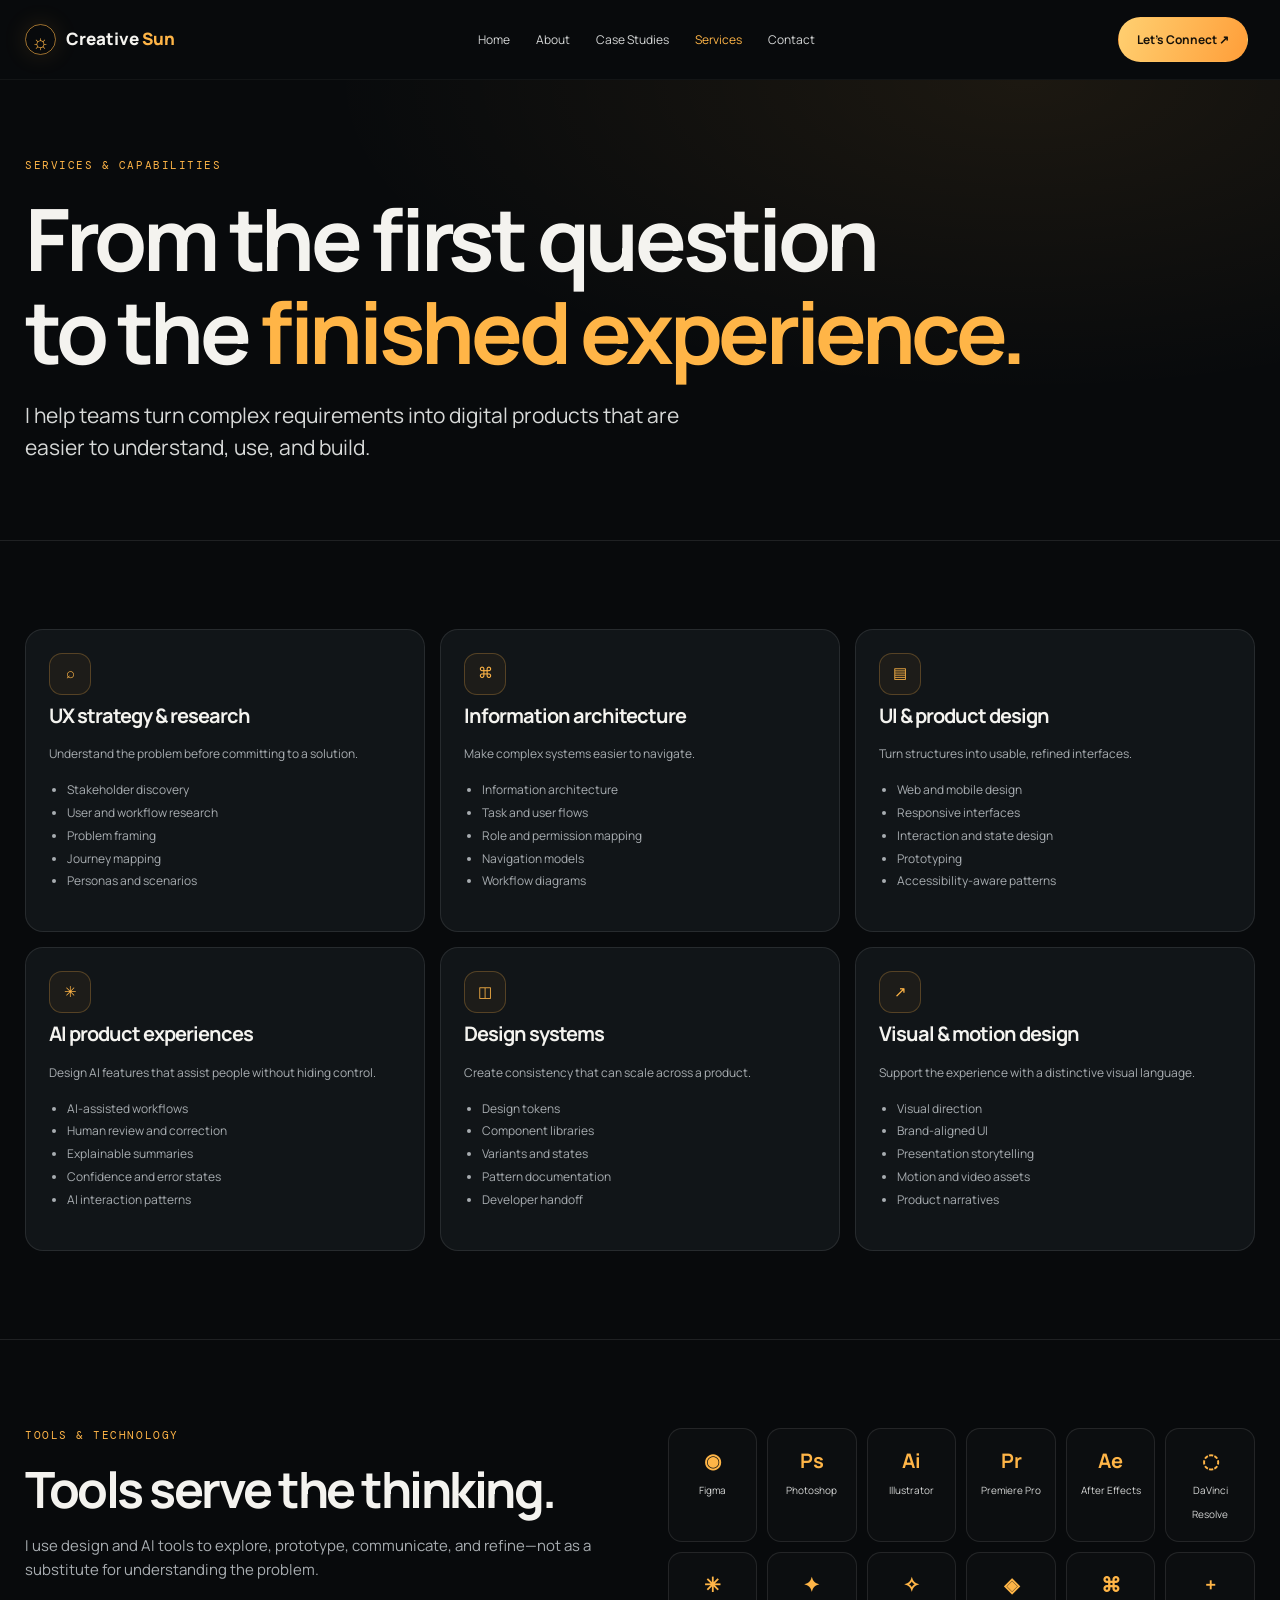
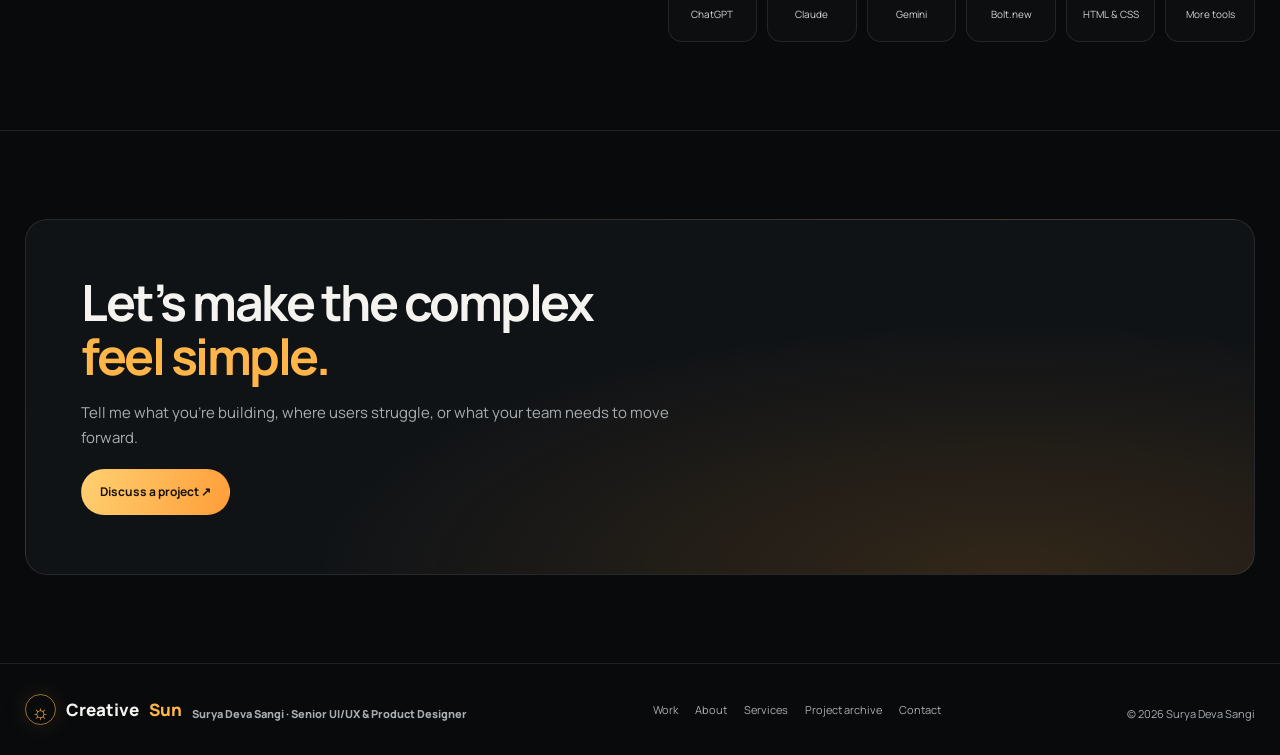
<file: services.html>
<!doctype html><html lang="en"><head><meta charset="utf-8"><meta name="viewport" content="width=device-width,initial-scale=1"><title>Services | Creative Sun</title><meta name="description" content="Creative Sun — Surya Deva Sangi, Senior UI/UX & Product Designer."><meta name="theme-color" content="#080a0c"><link rel="stylesheet" href="assets/style.css"></head><body><header class="wrap nav"><a class="brand" href="index.html"><span class="mark">☼</span><span>Creative <span class="gold">Sun</span></span></a><nav class="navlinks"><a class="" href="index.html">Home</a><a class="" href="about.html">About</a><a class="" href="case-studies.html">Case Studies</a><a class="active" href="services.html">Services</a><a class="" href="contact.html">Contact</a></nav><a class="btn primary" href="contact.html">Let’s Connect ↗</a><button class="menu-btn" aria-expanded="false">Menu ☰</button></header><main><section class="page-hero"><div class="wrap"><div class="eyebrow">Services & capabilities</div><h1>From the first question<br>to the <span class="gold">finished experience.</span></h1><p class="lead">I help teams turn complex requirements into digital products that are easier to understand, use, and build.</p></div></section><section class="section"><div class="wrap"><div class="service-grid"><article class="service"><div class="icon">⌕</div><h3>UX strategy & research</h3><p>Understand the problem before committing to a solution.</p><ul><li>Stakeholder discovery</li><li>User and workflow research</li><li>Problem framing</li><li>Journey mapping</li><li>Personas and scenarios</li></ul></article><article class="service"><div class="icon">⌘</div><h3>Information architecture</h3><p>Make complex systems easier to navigate.</p><ul><li>Information architecture</li><li>Task and user flows</li><li>Role and permission mapping</li><li>Navigation models</li><li>Workflow diagrams</li></ul></article><article class="service"><div class="icon">▤</div><h3>UI & product design</h3><p>Turn structures into usable, refined interfaces.</p><ul><li>Web and mobile design</li><li>Responsive interfaces</li><li>Interaction and state design</li><li>Prototyping</li><li>Accessibility-aware patterns</li></ul></article><article class="service"><div class="icon">✳</div><h3>AI product experiences</h3><p>Design AI features that assist people without hiding control.</p><ul><li>AI-assisted workflows</li><li>Human review and correction</li><li>Explainable summaries</li><li>Confidence and error states</li><li>AI interaction patterns</li></ul></article><article class="service"><div class="icon">◫</div><h3>Design systems</h3><p>Create consistency that can scale across a product.</p><ul><li>Design tokens</li><li>Component libraries</li><li>Variants and states</li><li>Pattern documentation</li><li>Developer handoff</li></ul></article><article class="service"><div class="icon">↗</div><h3>Visual & motion design</h3><p>Support the experience with a distinctive visual language.</p><ul><li>Visual direction</li><li>Brand-aligned UI</li><li>Presentation storytelling</li><li>Motion and video assets</li><li>Product narratives</li></ul></article></div></div></section><section class="section"><div class="wrap split"><div><div class="eyebrow">Tools & technology</div><h2>Tools serve the thinking.</h2><p>I use design and AI tools to explore, prototype, communicate, and refine—not as a substitute for understanding the problem.</p></div><div class="tools"><div class="tool"><b>◉</b><span>Figma</span></div><div class="tool"><b>Ps</b><span>Photoshop</span></div><div class="tool"><b>Ai</b><span>Illustrator</span></div><div class="tool"><b>Pr</b><span>Premiere Pro</span></div><div class="tool"><b>Ae</b><span>After Effects</span></div><div class="tool"><b>◌</b><span>DaVinci Resolve</span></div><div class="tool"><b>✳</b><span>ChatGPT</span></div><div class="tool"><b>✦</b><span>Claude</span></div><div class="tool"><b>✧</b><span>Gemini</span></div><div class="tool"><b>◈</b><span>Bolt.new</span></div><div class="tool"><b>⌘</b><span>HTML & CSS</span></div><div class="tool"><b>+</b><span>More tools</span></div></div></div></section><section class="section"><div class="wrap"><div class="cta"><h2>Let’s make the complex<br><span class="gold">feel simple.</span></h2><p>Tell me what you’re building, where users struggle, or what your team needs to move forward.</p><a class="btn primary" href="contact.html">Discuss a project ↗</a></div></div></section></main><footer class="footer"><div class="wrap footer-row"><div class="brand"><span class="mark">☼</span>Creative <span class="gold">Sun</span><p>Surya Deva Sangi · Senior UI/UX &amp; Product Designer</p></div><div class="footer-links"><a href="case-studies.html">Work</a><a href="about.html">About</a><a href="services.html">Services</a><a href="projects.html">Project archive</a><a href="contact.html">Contact</a></div><small>© <span data-year></span> Surya Deva Sangi</small></div></footer><script src="assets/site.js"></script></body></html>
</file>
<file: assets/style.css>
@import url('https://fonts.googleapis.com/css2?family=DM+Mono:wght@400;500&family=Manrope:wght@400;500;600;700;800&display=swap');

:root {
  --bg: #080a0c;
  --panel: #111518;
  --line: #ffffff18;
  --text: #f4f3ef;
  --muted: #a8adb1;
  --gold: #ffb547;
  --max: 1160px
  --white:#ffffff;
}

* {
  box-sizing: border-box
}

html {
  scroll-behavior: smooth
}

body {
  margin: 0;
  background: var(--bg);
  color: var(--text);
  font: 15px/1.65 Manrope, Arial, sans-serif
}

a {
  color: inherit;
  text-decoration: none
}

p {
  color: var(--muted)
}

h1,
h2,
h3 {
  line-height: 1.08;
  letter-spacing: -.05em;
  margin: 0 0 18px
}

h1 {
  font-size: clamp(43px, 7vw, 86px)
}

h2 {
  font-size: clamp(30px, 4vw, 50px)
}

h3 {
  font-size: 20px
}

.gold {
  color: var(--gold)
}

.wrap {
  /* width: min(var(--max), calc(100% - 44px)); */
  max-width: 1366px;
  padding: 0 25px;
  margin: auto
}

.eyebrow,
.tag,
.mono {
  font: 11px 'DM Mono', monospace;
  letter-spacing: .14em;
  text-transform: uppercase;
  color: var(--gold)
}

.eyebrow {
  margin-bottom: 20px
}

.nav {
  height: 80px;
  display: flex;
  align-items: center;
  justify-content: space-between;
  border-bottom: 1px solid #ffffff0b;
  gap: 20px
}

.brand {
  font-weight: 800;
  font-size: 17px;
  display: flex;
  gap: 10px;
  align-items: center
}

.mark {
  display: grid;
  place-items: center;
  border: 1px solid #ffb54799;
  color: var(--gold);
  width: 31px;
  height: 31px;
  border-radius: 50%;
  font-size: 20px;
  box-shadow: 0 0 24px #ffb54720
}

.navlinks {
  display: flex;
  gap: 26px
}

.navlinks a {
  font-size: 12px;
  color: #d5d7d7
}

.navlinks a:hover,
.navlinks a.active {
  color: var(--gold)
}

.btn {
  display: inline-flex;
  gap: 10px;
  align-items: center;
  padding: 12px 18px;
  border-radius: 999px;
  border: 1px solid var(--line);
  font-size: 12px;
  font-weight: 700;
  margin: 4px 7px 4px 0
}

.btn.primary {
  background: linear-gradient(110deg, #ffd071, #ff9e39);
  color: #17120a;
  border-color: transparent
}

.btn:hover {
  transform: translateY(-2px);
  border-color: var(--gold)
}

.menu-btn {
  display: none;
  background: none;
  color: white;
  border: 1px solid var(--line);
  padding: 8px;
  border-radius: 8px
}

.hero {
  padding: 78px 0 65px;
  position: relative;
  overflow: hidden
}

.hero:before {
  content: '';
  position: absolute;
  right: -8%;
  top: -30%;
  width: 700px;
  height: 700px;
  border-radius: 50%;
  background: radial-gradient(circle, #ff9e3526, transparent 65%)
}

.hero-grid {
  display: grid;
  grid-template-columns: 1.04fr .96fr;
  align-items: center;
  gap: 36px;
  position: relative
}

.lead {
  font-size: clamp(17px, 2vw, 21px);
  line-height: 1.55;
  color: #d7d9d8;
  max-width: 700px
}

.hero p {
  max-width: 580px
}

.hero-art {
  height: 430px;
  display: grid;
  place-items: center;
  position: relative
}

.sun {
  width: min(100%, 440px);
  aspect-ratio: 1;
  border-radius: 50%;
  position: relative;
  background: radial-gradient(circle at 50% 40%, #ffdb91 0, #ffad48 10%, #7d391b 25%, #171516 49%, #080a0c 70%);
  box-shadow: 0 0 90px #ff9d2d20
}

.sun:before {
  content: '';
  position: absolute;
  inset: 13%;
  border: 1px solid #ffc56d99;
  border-radius: 50%;
  box-shadow: 0 0 25px #ffb54755
}

.sun:after {
  content: '';
  position: absolute;
  bottom: 9%;
  left: -7%;
  width: 114%;
  height: 45%;
  background: linear-gradient(150deg, transparent 0 18%, #19191a 18.5% 28%, #080a0c 28.5%);
  clip-path: polygon(0 100%, 0 57%, 15% 42%, 25% 58%, 39% 16%, 51% 45%, 63% 12%, 78% 55%, 89% 33%, 100% 57%, 100% 100%)
}

.cursor {
  position: absolute;
  top: 37%;
  right: 25%;
  font-size: 72px;
  color: #ffd16d;
  filter: drop-shadow(0 0 20px #ffb54788);
  transform: rotate(-13deg)
}

.orbit {
  position: absolute;
  width: 112%;
  height: 38%;
  border: 1px solid #ffb54740;
  border-radius: 50%;
  transform: rotate(-28deg)
}

.art-note {
  position: absolute;
  right: 0;
  bottom: 10px;
  font-style: italic;
  color: #ffd08b;
  line-height: 1.3
}

.art-note:after {
  content: '';
  display: block;
  background: var(--gold);
  height: 1px;
  width: 45px;
  margin-top: 9px
}

.stats {
  display: grid;
  grid-template-columns: repeat(4, 1fr);
  gap: 14px;
  margin-top: 32px
}

.stat {
  border-left: 1px solid var(--line);
  padding-left: 13px
}

.stat:first-child {
  border: 0;
  padding-left: 0
}

.stat strong {
  display: block;
  font-size: 20px
}

.stat span {
  font-size: 11px;
  color: var(--muted)
}

.trust,
.section {
  border-top: 1px solid var(--line)
}

.trust {
  padding: 24px 0
}

.trust-row {
  display: flex;
  justify-content: space-between;
  gap: 20px;
  align-items: center;
  flex-wrap: wrap
}

.trust-names {
  display: flex;
  gap: 23px;
  flex-wrap: wrap;
  font-size: 12px;
  font-weight: 700
}

.trust-names span:before {
  content: '✳ ';
  color: var(--gold)
}

.section {
  padding: 88px 0
}

.section-head {
  display: flex;
  justify-content: space-between;
  align-items: end;
  gap: 30px;
  margin-bottom: 32px
}

.section-head p {
  max-width: 430px
}

.cards {
  display: grid;
  grid-template-columns: repeat(12, 1fr);
  gap: 16px
}

.card {
  grid-column: span 4;
  border: 1px solid var(--line);
  border-radius: 20px;
  background: var(--panel);
  overflow: hidden;
  transition: .25s
}

.card:hover {
  transform: translateY(-4px);
  border-color: #ffb54777
}

.card.featured {
  grid-column: span 12;
  display: grid;
  grid-template-columns: .8fr 1.2fr
}

.card.half {
  grid-column: span 6;
  display: grid;
  grid-template-columns: 1fr 1fr
}

.copy {
  padding: 23px;
  display: flex;
  flex-direction: column;
  align-items: flex-start
}

.copy p {
  font-size: 13px
}

.tag {
  display: inline-block;
  border: 1px solid #ffb54730;
  background: #ffb54710;
  border-radius: 999px;
  padding: 6px 9px;
  font-size: 9px;
  margin-bottom: 13px;
  color: #e9c78e
}

.link {
  color: var(--gold);
  font-size: 12px;
  font-weight: 700;
  margin-top: auto
}
.link:hover{color: var(--white);}
.visual {
  min-height: 220px;
  position: relative;
  overflow: hidden;
  background: radial-gradient(circle at 70% 20%, #6c7fff70, transparent 45%), linear-gradient(135deg, #151e34, #090c13)
}

.visual.teal {
  background: radial-gradient(circle at 70% 20%, #28b0a466, transparent 45%), linear-gradient(135deg, #102626, #090c10)
}

.visual.cream {
  background: radial-gradient(circle at 30% 20%, #ffb54750, transparent 45%), linear-gradient(135deg, #39251b, #101113)
}

.visual.violet {
  background: radial-gradient(circle at 70% 20%, #a58aff66, transparent 45%), linear-gradient(135deg, #202040, #090c13)
}

.window {
  position: absolute;
  right: 8%;
  top: 15%;
  width: 68%;
  height: 70%;
  background: #f5f7fc;
  border-radius: 10px;
  box-shadow: 0 18px 38px #0007;
  padding: 10px;
  transform: rotate(-3deg)
}

.bar {
  height: 10px;
  border-bottom: 1px solid #dfe3ee;
  margin-bottom: 10px
}

.ui {
  display: grid;
  grid-template-columns: 25% 1fr;
  gap: 8px;
  height: 80%
}

.side {
  background: #202a43;
  border-radius: 4px
}

.content {
  display: grid;
  grid-template-rows: 14px 1fr 1fr;
  gap: 7px
}

.line {
  background: #e1e6f0;
  border-radius: 4px
}

.tiles {
  display: grid;
  grid-template-columns: repeat(3, 1fr);
  gap: 5px
}

.tile {
  border: 1px solid #e1e6f0;
  border-radius: 4px;
  background: linear-gradient(135deg, #fff, #e5eaff)
}

.split {
  display: grid;
  grid-template-columns: 1fr 1fr;
  gap: 55px
}

.features {
  display: grid;
  gap: 20px
}

.feature {
  display: grid;
  grid-template-columns: 44px 1fr;
  gap: 14px
}

.icon {
  display: grid;
  place-items: center;
  border: 1px solid #ffb54740;
  background: #ffb5470d;
  border-radius: 13px;
  width: 42px;
  height: 42px;
  margin-bottom: 10px;
  color: var(--gold)
}

.feature p {
  font-size: 13px;
  margin: 0
}

.process {
  display: grid;
  grid-template-columns: repeat(5, 1fr);
  gap: 15px;
  margin-top: 30px
}

.step {
  border-top: 1px solid var(--line);
  padding-top: 16px
}

.step span {
  font: 11px 'DM Mono', monospace;
  color: var(--gold)
}

.step h3 {
  margin: 12px 0 8px;
  font-size: 16px
}

.step p {
  font-size: 12px
}

.tools {
  display: grid;
  grid-template-columns: repeat(6, 1fr);
  gap: 10px
}

.tool {
  border: 1px solid var(--line);
  border-radius: 14px;
  padding: 15px 8px;
  text-align: center;
  background: #ffffff05
}

.tool b {
  display: block;
  font-size: 20px;
  color: var(--gold)
}

.tool span {
  font-size: 10px;
  color: #d4d5d4
}

.quote,
.cta {
  border: 1px solid var(--line);
  border-radius: 22px;
  padding: 35px;
  background: radial-gradient(ellipse at 90% 20%, #ffb54720, transparent 45%), var(--panel)
}

.quote blockquote {
  font-size: clamp(23px, 3vw, 37px);
  letter-spacing: -.04em;
  line-height: 1.25;
  margin: 0
}

.quote cite {
  display: block;
  margin-top: 18px;
  color: var(--gold);
  font-size: 12px;
  font-style: normal
}

.cta {
  padding: 55px;
  background: radial-gradient(ellipse at 80% 100%, #ff9d2d25, transparent 50%), #101316
}

.cta p {
  max-width: 620px
}

.footer {
  border-top: 1px solid var(--line);
  padding: 30px 0
}

.footer-row {
  display: flex;
  justify-content: space-between;
  align-items: center;
  gap: 20px;
  flex-wrap: wrap
}

.footer p,
.footer small {
  font-size: 11px;
  margin: 8px 0 0;
  color: var(--muted)
}

.footer-links {
  display: flex;
  gap: 17px;
  font-size: 11px;
  color: var(--muted)
}

.page-hero {
  padding: 78px 0 55px;
  background: radial-gradient(ellipse at 80% 0, #ffb54715, transparent 48%)
}

.crumb {
  font-size: 11px;
  color: var(--muted);
  margin-bottom: 20px
}

.crumb a {
  color: var(--gold)
}

.content-grid {
  display: grid;
  grid-template-columns: 1.6fr .7fr;
  gap: 55px
}

.prose h2 {
  font-size: 29px;
  margin-top: 43px
}

.prose h2:first-child {
  margin-top: 0
}

.prose p,
.prose li {
  font-size: 14px;
  line-height: 1.85
}

.sidebar {
  border: 1px solid var(--line);
  border-radius: 16px;
  padding: 22px;
  background: var(--panel);
  margin-bottom: 15px
}

.sidebar h3 {
  font-size: 13px;
  color: var(--gold)
}

.sidebar p,
.sidebar li {
  font-size: 12px
}

.meta div {
  padding: 10px 0;
  border-bottom: 1px solid var(--line)
}

.meta div:last-child {
  border: 0
}

.meta strong {
  display: block;
  color: var(--muted);
  font-size: 10px
}

.meta span {
  font-size: 12px
}

.pill-row {
  display: flex;
  gap: 8px;
  flex-wrap: wrap;
  margin: 20px 0
}

.pill {
  font-size: 10px;
  border: 1px solid var(--line);
  padding: 6px 9px;
  border-radius: 999px;
  color: #ddd
}

.case-art {
  border: 1px solid var(--line);
  border-radius: 22px;
  min-height: 290px;
  padding: 30px;
  position: relative;
  overflow: hidden;
  background: radial-gradient(circle at 75% 20%, #ffb54720, transparent 50%), #11151a
}

.case-art .window {
  width: 48%;
  height: 75%;
  top: 13%
}

.service-grid {
  display: grid;
  grid-template-columns: repeat(3, 1fr);
  gap: 15px
}

.service {
  border: 1px solid var(--line);
  border-radius: 18px;
  padding: 23px;
  background: var(--panel)
}

.service p,
.service li {
  font-size: 12px
}

.service ul {
  padding-left: 18px;
  color: var(--muted);
  line-height: 1.9
}

.form-grid {
  display: grid;
  grid-template-columns: 1fr 1fr;
  gap: 14px
}

.field {
  display: grid;
  gap: 7px
}

.field.full {
  grid-column: 1/-1
}

.field label {
  font-size: 12px
}

.field input,
.field textarea,
.field select {
  width: 100%;
  background: #0b0e10;
  color: white;
  border: 1px solid var(--line);
  border-radius: 10px;
  padding: 13px
}

.field textarea {
  min-height: 140px
}

.filterbar {
  display: flex;
  gap: 8px;
  flex-wrap: wrap;
  margin-bottom: 24px
}

.filter-btn {
  background: none;
  color: var(--muted);
  border: 1px solid var(--line);
  border-radius: 999px;
  padding: 8px 12px;
  cursor: pointer;
  font-size: 11px
}

.filter-btn.active {
  color: var(--gold);
  border-color: var(--gold)
}

[hidden] {
  display: none !important
}

.note {
  font-size: 11px
}

@media(max-width:850px) {
  .hero-grid {
    grid-template-columns: 1fr
  }

  .hero-art {
    height: 320px
  }

  .split {
    gap: 30px
  }

  .tools {
    grid-template-columns: repeat(4, 1fr)
  }

  .service-grid {
    grid-template-columns: repeat(2, 1fr)
  }

  .content-grid {
    gap: 25px
  }

  .navlinks {
    gap: 14px
  }

  .card {
    grid-column: span 6
  }

  .card.featured,
  .card.half {
    grid-column: span 12
  }
}

@media(max-width:620px) {
  .wrap {
    width: calc(100% - 32px)
  }

  .nav {
    height: 70px
  }

  .navlinks {
    display: none;
    position: absolute;
    z-index: 10;
    top: 70px;
    left: 0;
    right: 0;
    padding: 20px 24px;
    background: #0a0c0e;
    flex-direction: column;
    align-items: flex-start
  }

  .navlinks.open {
    display: flex
  }

  .menu-btn {
    display: block
  }

  .nav>.btn {
    display: none
  }

  .hero {
    padding: 50px 0 40px
  }

  .hero-art {
    height: 260px
  }

  .sun {
    max-width: 290px
  }

  .cursor {
    font-size: 52px
  }

  .stats {
    grid-template-columns: repeat(2, 1fr)
  }

  .stat:nth-child(3) {
    border: 0;
    padding-left: 0
  }

  .section {
    padding: 62px 0
  }

  .section-head {
    display: block
  }

  .section-head p {
    margin-top: 10px
  }

  .card,
  .card.featured,
  .card.half {
    grid-column: span 12;
    display: flex;
    flex-direction: column
  }

  .visual {
    order: -1;
    min-height: 220px
  }

  .split,
  .content-grid {
    grid-template-columns: 1fr
  }

  .process {
    grid-template-columns: repeat(2, 1fr)
  }

  .tools {
    grid-template-columns: repeat(3, 1fr)
  }

  .service-grid {
    grid-template-columns: 1fr
  }

  .page-hero {
    padding: 55px 0 38px
  }

  .cta,
  .quote {
    padding: 24px
  }

  .case-art {
    min-height: 350px;
    padding: 22px
  }

  .case-art .window {
    width: 80%;
    height: 45%;
    top: auto;
    bottom: 8%
  }

  .form-grid {
    grid-template-columns: 1fr
  }

  .field.full {
    grid-column: auto
  }

  .footer-row {
    align-items: flex-start;
    flex-direction: column
  }

  .footer-links {
    flex-wrap: wrap
  }
}

.img-responsive {
  width: 100%;
  height: 100%;
}

/* Case-study screens and product architecture additions */
.portfolio-visual-section {
  position: relative;
}

.portfolio-visual-section .section-heading {
  display: flex;
  align-items: flex-end;
  justify-content: space-between;
  gap: 2rem;
  margin-bottom: 2rem;
}

.portfolio-visual-section .section-heading h2 {
  margin: .35rem 0 0;
}

.portfolio-visual-section .section-heading p {
  max-width: 34rem;
  margin: 0;
}

.portfolio-screen-grid {
  display: grid;
  grid-template-columns: repeat(3, minmax(0, 1fr));
  gap: 1.25rem;
  align-items: start;
}

.portfolio-screen-card,
.portfolio-diagram-card {
  margin: 0;
  overflow: hidden;
  border: 1px solid rgba(255, 255, 255, .12);
  border-radius: 18px;
  background: linear-gradient(145deg, rgba(255, 255, 255, .055), rgba(255, 255, 255, .018));
  box-shadow: 0 14px 40px rgba(0, 0, 0, .16);
}

.portfolio-screen-link,
.portfolio-diagram-card>a:first-child {
  display: flex;
  align-items: center;
  justify-content: center;
  min-height: 220px;
  padding: 12px;
  background: rgba(255, 255, 255, .025);
}

.portfolio-screen-card img {
  display: block;
  max-width: 100%;
  width: auto;
  max-height: 540px;
  object-fit: contain;
  border-radius: 8px;
}

.portfolio-screen-card figcaption,
.portfolio-diagram-card figcaption {
  display: flex;
  flex-direction: column;
  gap: .45rem;
  padding: 1rem 1.1rem 1.2rem;
  border-top: 1px solid rgba(255, 255, 255, .09);
}

.portfolio-screen-card figcaption strong,
.portfolio-diagram-card figcaption strong {
  font-size: .98rem;
  color: var(--text, #f5f5f5);
}

.portfolio-screen-card figcaption span,
.portfolio-diagram-card figcaption span {
  font-size: .88rem;
  line-height: 1.55;
  color: var(--muted, #a8adb6);
}

.portfolio-diagram-grid {
  display: grid;
  grid-template-columns: repeat(2, minmax(0, 1fr));
  gap: 1.5rem;
}

.portfolio-diagram-card>a:first-child {
  min-height: 260px;
}

.portfolio-diagram-card img {
  display: block;
  width: 100%;
  max-height: 480px;
  object-fit: contain;
}

.portfolio-diagram-card .text-link {
  align-self: flex-start;
  margin-top: .35rem;
  color: var(--gold, #f0bd54);
  font-size: .9rem;
}

.portfolio-diagrams-section {
  background: rgba(255, 255, 255, .018);
}

@media (max-width:900px) {
  .portfolio-screen-grid {
    grid-template-columns: repeat(2, minmax(0, 1fr));
  }

  .portfolio-diagram-grid {
    grid-template-columns: 1fr;
  }

  .portfolio-visual-section .section-heading {
    align-items: flex-start;
    flex-direction: column;
    gap: .75rem;
  }
}

@media (max-width:560px) {
  .portfolio-screen-grid {
    grid-template-columns: 1fr;
  }

  .portfolio-screen-link {
    min-height: 140px;
  }

  .portfolio-screen-card img {
    max-height: unset;
  }
}


/* Portfolio case-study narrative: overview, challenge, decisions, outcomes */
.portfolio-story-section {
  position: relative
}

.portfolio-context-grid {
  display: grid;
  grid-template-columns: repeat(2, minmax(0, 1fr));
  gap: 1.25rem
}

.portfolio-context-card,
.decision-card {
  padding: 1.45rem;
  border: 1px solid rgba(255, 255, 255, .12);
  border-radius: 18px;
  background: linear-gradient(145deg, rgba(255, 255, 255, .055), rgba(255, 255, 255, .018))
}

.portfolio-context-card p,
.decision-card p {
  color: var(--muted, #a8adb6);
  line-height: 1.75;
  margin: .8rem 0 0
}

.tiny-label {
  color: var(--gold, #f0bd54);
  font-size: .78rem;
  letter-spacing: .12em;
  text-transform: uppercase;
  font-weight: 700
}

.decision-grid {
  display: grid;
  grid-template-columns: repeat(3, minmax(0, 1fr));
  gap: 1rem
}

.decision-card h3 {
  margin: .25rem 0;
  font-size: 1.05rem
}

.learning-panel {
  margin-top: 1.5rem;
  padding: 1.7rem;
  border-radius: 20px;
  border: 1px solid rgba(240, 189, 84, .3);
  background: linear-gradient(135deg, rgba(240, 189, 84, .09), rgba(255, 255, 255, .02))
}

.learning-panel h3 {
  margin: .45rem 0 .5rem;
  font-size: 1.35rem
}

.learning-panel p {
  max-width: 70rem;
  line-height: 1.75;
  color: var(--muted, #a8adb6)
}

@media(max-width:850px) {

  .portfolio-context-grid,
  .decision-grid {
    grid-template-columns: 1fr
  }
}

/* Real project thumbnails */
.visual.visual-image {
  padding: 0;
  background: #111;
  min-height: 260px;
}

.visual.visual-image img {
  display: block;
  width: 100%;
  height: 100%;
  min-height: 260px;
  object-fit: cover;
  object-position: top center;
}

.card.featured .visual.visual-image img {
  min-height: 320px;
}

.case-art {
  padding: 24px;
}

.case-art-image {
  position: absolute;
  inset: 18px;
  border-radius: 14px;
  overflow: hidden;
  background: #0d1014;
}

.case-art-image img {
  width: 100%;
  height: 100%;
  display: block;
  object-fit: contain;
  object-position: center;
}

.portfolio-screen-card .portfolio-screen-link {
  display: block;
  height: 300px;
  padding: 10px;
  background: #0b0e11;
  overflow: hidden;
}

.portfolio-screen-card .portfolio-screen-link img {
  width: 100%;
  height: 100%;
  max-height: none;
  object-fit: contain;
  display: block;
}

.portfolio-screen-card figcaption {
  min-height: 90px;
}

@media(max-width:620px) {

  .visual.visual-image img,
  .visual.visual-image {
    min-height: 220px;
  }

  .card.featured .visual.visual-image img {
    min-height: 220px;
  }

  .case-art-image {
    inset: 12px;
  }

  .portfolio-screen-card .portfolio-screen-link {
    height: 260px;
  }
}


/* Fixed thumbnail frames: keep project cards consistent regardless of source image dimensions */
.cards .visual.visual-image {
  height: 280px;
  min-height: 0;
  width: 100%;
  overflow: hidden;
  position: relative;
  display: flex;
  align-items: center;
  justify-content: center;
  background: #0d1014;
}

.cards .card.featured .visual.visual-image {
  height: 340px;
  min-height: 0;
}

.cards .visual.visual-image img,
.cards .card.featured .visual.visual-image img {
  display: block;
  width: 100%;
  height: 100%;
  min-height: 0;
  max-height: none;
  object-fit: contain;
  object-position: center;
}

.window img {
  width: 100%;
  height: 100%;
  object-fit: cover;
  object-position: top;
}

/* Selected UI screenshots use equal-height frames; preserve the entire screen without stretching. */
.portfolio-screen-grid {
  align-items: stretch;
}

.portfolio-screen-card {
  min-width: 0;
  overflow: hidden;
}

.portfolio-screen-card .portfolio-screen-link {
  height: 300px;
  min-height: 0;
  padding: 12px;
  display: flex;
  align-items: center;
  justify-content: center;
  overflow: hidden;
  background: #0b0e11;
}

.portfolio-screen-card .portfolio-screen-link img {
  display: block;
  width: 100%;
  height: 100%;
  max-width: 100%;
  max-height: 100%;
  object-fit: contain;
  object-position: center;
}

.case-art-image {
  position: absolute;
  inset: 18px;
  overflow: hidden;
}

.case-art-image img {
  width: 100%;
  height: 100%;
  max-width: 100%;
  max-height: 100%;
  object-fit: contain;
  object-position: center;
}

@media (max-width: 850px) {
  .cards .card.featured .visual.visual-image {
    height: 300px;
  }

  .cards .card.half .visual.visual-image {
    height: 260px;
  }
}

@media (max-width: 620px) {

  .cards .visual.visual-image,
  .cards .card.featured .visual.visual-image,
  .cards .card.half .visual.visual-image {
    height: 230px;
    min-height: 0;
  }

  .portfolio-screen-card .portfolio-screen-link {
    height: 260px;
  }
}
</file>
